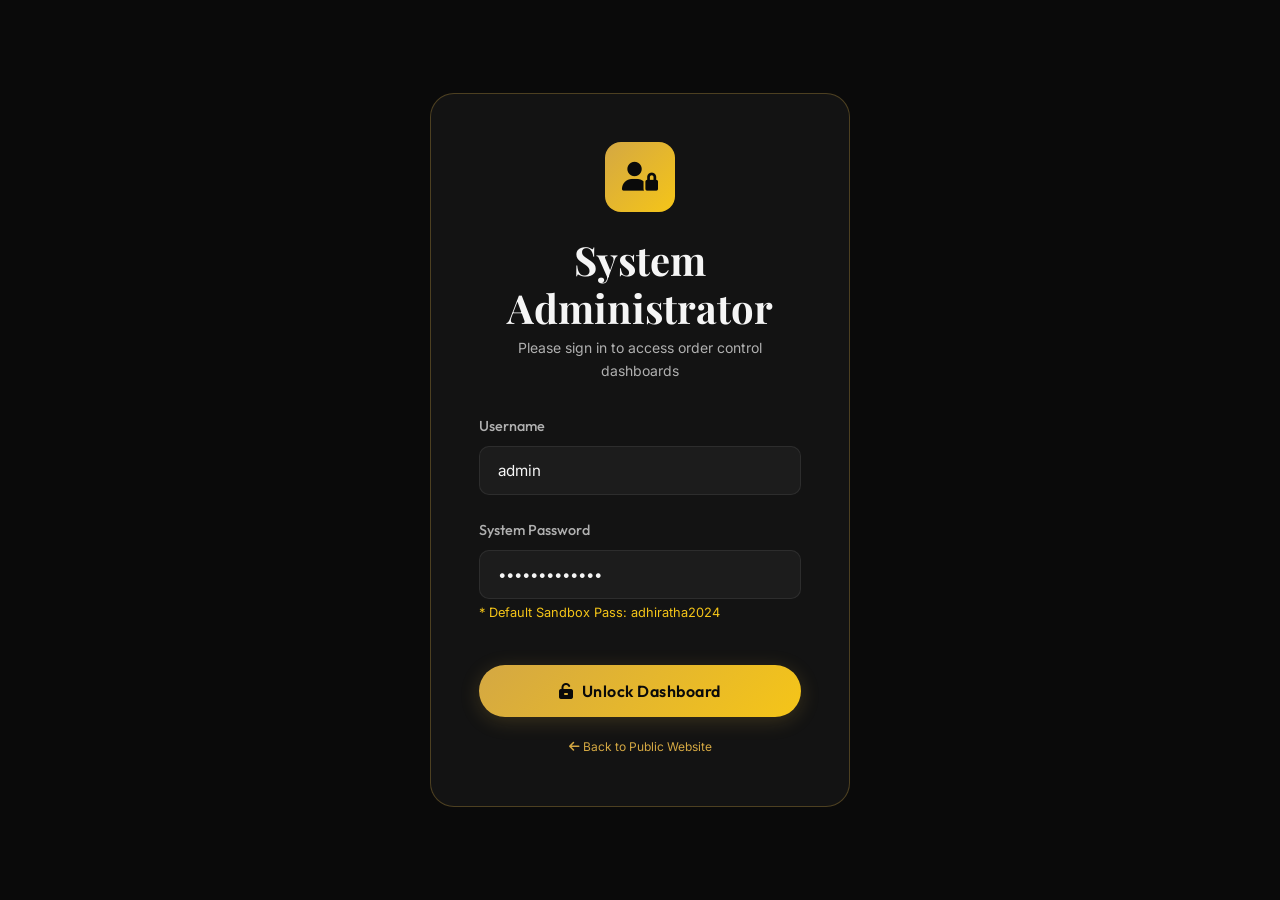
<file: admin/index.html>
<!DOCTYPE html>
<html lang="en">
<head>
  <meta charset="UTF-8">
  <meta name="viewport" content="width=device-width, initial-scale=1.0">
  <title>ADHIRATHA Family Restaurant, PAMUR | Admin Portal</title>
  <meta name="application-name" content="ADHIRATHA Family Restaurant, PAMUR">
  
  <!-- Icons -->
  <link rel="stylesheet" href="https://cdnjs.cloudflare.com/ajax/libs/font-awesome/6.4.0/css/all.min.css">

  <!-- Stylesheets -->
  <!-- CSS references use '../' since this is inside the admin/ directory -->
  <link rel="stylesheet" href="../css/style.css">
  <link rel="stylesheet" href="../css/admin.css">
  <link rel="stylesheet" href="../css/responsive.css">
</head>
<body class="admin-login-wrapper" id="admin-login-container">

  <div class="admin-login-card animate-scale">
    <div class="admin-login-icon">
      <i class="fa-solid fa-user-lock"></i>
    </div>
    
    <h2>System Administrator</h2>
    <p class="text-secondary text-sm">Please sign in to access order control dashboards</p>

    <form id="admin-login-form" style="text-align: left;">
      <div class="form-group">
        <label for="admin-username" class="form-label">Username</label>
        <input type="text" id="admin-username" class="form-input" placeholder="e.g. admin" value="admin" required>
      </div>

      <div class="form-group">
        <label for="admin-password" class="form-label">System Password</label>
        <input type="password" id="admin-password" class="form-input" placeholder="Password key" value="adhiratha2024" required>
        <span class="form-hint" style="color: var(--gold-light);">* Default Sandbox Pass: adhiratha2024</span>
      </div>

      <button type="submit" class="btn btn-gold btn-block btn-lg mt-2">
        <i class="fa-solid fa-unlock-keyhole"></i> Unlock Dashboard
      </button>
    </form>
    
    <a href="../index.html" class="text-xs text-muted" style="margin-top:20px; display:inline-block;">
      <i class="fa-solid fa-arrow-left"></i> Back to Public Website
    </a>
  </div>

  <!-- Scripts -->
  <script src="../js/data.js"></script>
  <script src="../js/app.js"></script>
  <script src="../js/admin.js"></script>
</body>
</html>
</file>
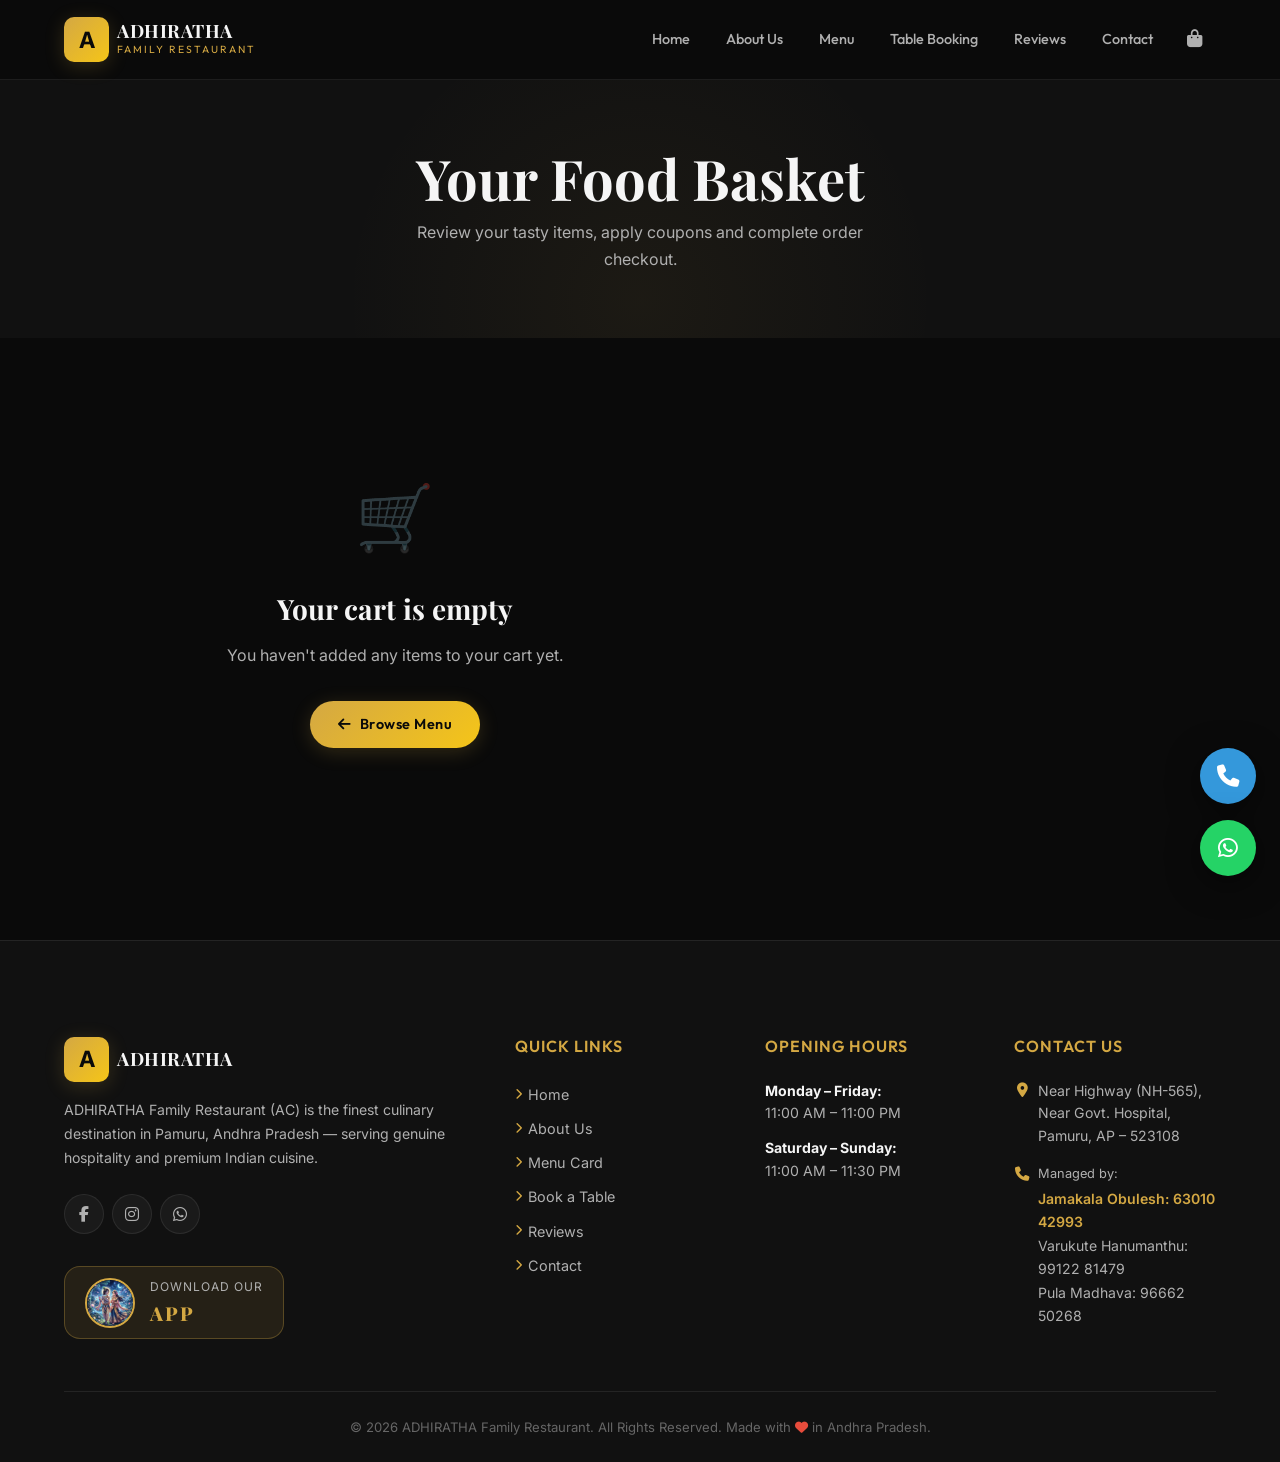
<file: cart.html>
<!DOCTYPE html>
<html lang="en">
<head>
  <meta charset="UTF-8">
  <meta name="viewport" content="width=device-width, initial-scale=1.0">
  <title>ADHIRATHA Family Restaurant, PAMUR | Shopping Cart</title>
  
  <!-- Site & Application Name for Search Engines (Google Site Name) -->
  <meta name="application-name" content="ADHIRATHA Family Restaurant, PAMUR">
  <meta name="apple-mobile-web-app-title" content="ADHIRATHA Family Restaurant, PAMUR">
  <meta name="author" content="ADHIRATHA Family Restaurant, PAMUR">
  <link rel="manifest" href="manifest.json">

  <!-- Open Graph -->
  <meta property="og:type" content="website">
  <meta property="og:title" content="ADHIRATHA Family Restaurant, PAMUR | Shopping Cart">
  <meta property="og:site_name" content="ADHIRATHA Family Restaurant, PAMUR">

  <!-- Favicon -->
  <link rel="shortcut icon" href="data:image/svg+xml,%3Csvg xmlns='http://www.w3.org/2000/svg' viewBox='0 0 100 100'%3E%3Ctext y='.9em' font-size='90'%3E🍽️%3C/text%3E%3C/svg%3E" type="image/x-icon">

  <!-- Icons -->
  <link rel="stylesheet" href="https://cdnjs.cloudflare.com/ajax/libs/font-awesome/6.4.0/css/all.min.css">

  <!-- Stylesheets -->
  <link rel="stylesheet" href="css/style.css?v=4">
  <link rel="stylesheet" href="css/responsive.css?v=4">
</head>
<body class="menu-page" id="cart-page-container">

  <!-- Header / Navigation -->
  <header class="navbar">
    <div class="container">
      <a href="index.html" class="nav-brand">
        <div class="nav-brand-icon">A</div>
        <div class="nav-brand-text">
          <span class="nav-brand-name">ADHIRATHA</span>
          <span class="nav-brand-tag">Family Restaurant</span>
        </div>
      </a>

      <nav class="nav-links">
        <a href="index.html" class="nav-link">Home</a>
        <a href="about.html" class="nav-link">About Us</a>
        <a href="menu.html" class="nav-link">Menu</a>
        <a href="reservation.html" class="nav-link">Table Booking</a>
        <a href="reviews.html" class="nav-link">Reviews</a>
        <a href="contact.html" class="nav-link">Contact</a>
        
        <a href="cart.html" class="nav-cart active">
          <i class="fa-solid fa-bag-shopping"></i>
          <span class="cart-badge">0</span>
        </a>
      </nav>

      <div class="nav-toggle">
        <span></span>
        <span></span>
        <span></span>
      </div>
    </div>
  </header>

  <div class="nav-overlay"></div>

  <!-- Page Header -->
  <section class="page-header">
    <div class="container">
      <h1>Your Food Basket</h1>
      <p class="text-secondary">Review your tasty items, apply coupons and complete order checkout.</p>
    </div>
  </section>

  <!-- Cart Content Area -->
  <section class="section" style="padding-top: var(--space-xl);">
    <div class="container">
      
      <!-- Checkout grid wrapper -->
      <div class="checkout-grid">
        
        <!-- Cart Items List Column -->
        <div class="flex" style="flex-direction:column; gap:15px;" id="cart-items-wrapper">
          <!-- Dynamically generated by cart.js -->
          <div class="text-center py-4">
            <div class="spinner" style="margin: 0 auto;"></div>
            <p class="mt-2 text-muted">Retrieving cart items...</p>
          </div>
        </div>

        <!-- Cart Summary Column -->
        <div id="cart-summary-wrapper" style="display:none;">
          <div class="cart-summary">
            <h3 class="cart-summary-title">Bill Details</h3>
            
            <div class="cart-summary-row">
              <span>Items Subtotal:</span>
              <span id="cart-subtotal">₹0</span>
            </div>

            <div class="cart-summary-row">
              <span>GST (5%):</span>
              <span id="cart-gst">₹0</span>
            </div>

            <div class="cart-summary-row">
              <span>Delivery Charge:</span>
              <span id="cart-delivery">₹0</span>
            </div>

            <!-- Discount Row -->
            <div class="cart-summary-row discount hidden" id="cart-discount-row">
              <span>Promo Code Discount:</span>
              <span id="cart-discount">-₹0</span>
            </div>

            <!-- Coupons Section -->
            <form id="cart-coupon-form" class="coupon-wrapper">
              <input type="text" id="cart-coupon-input" placeholder="ENTER COUPON CODE" style="text-align: center;">
              <button type="submit" class="btn btn-dark btn-sm">Apply</button>
            </form>

            <div class="cart-summary-row total">
              <span>Grand Total:</span>
              <span id="cart-total">₹0</span>
            </div>

            <button id="cart-checkout-btn" class="btn btn-gold btn-block btn-lg mt-3">
              Proceed to Checkout <i class="fa-solid fa-arrow-right-long" style="margin-left: 5px;"></i>
            </button>
          </div>
        </div>

      </div>

    </div>
  </section>

  <!-- ============================================================
       FOOTER
  ============================================================ -->
  <footer class="footer" id="main-footer">
    <div class="container">
      <div class="footer-grid">
        <div class="footer-about">
          <a href="index.html" class="footer-brand" style="display:flex; align-items:center; gap:var(--space-sm); text-decoration:none; margin-bottom:var(--space-md);">
            <div class="nav-brand-icon">A</div>
            <span class="nav-brand-name">ADHIRATHA</span>
          </a>
          <p style="font-size:0.88rem; margin-bottom:var(--space-lg);">ADHIRATHA Family Restaurant (AC) is the finest culinary destination in Pamuru, Andhra Pradesh — serving genuine hospitality and premium Indian cuisine.</p>
          <div class="footer-social">
            <a href="#" aria-label="Facebook"><i class="fa-brands fa-facebook-f"></i></a>
            <a href="#" aria-label="Instagram"><i class="fa-brands fa-instagram"></i></a>
            <a href="https://wa.me/916301042993" target="_blank" rel="noopener" aria-label="WhatsApp"><i class="fa-brands fa-whatsapp"></i></a>
          </div>

          <!-- App Badge Request -->
          <div style="margin-top:var(--space-xl); display:inline-flex; align-items:center; gap:15px; background:rgba(212,168,67,0.1); border:1px solid var(--border-gold); padding:10px 20px; border-radius:var(--radius-lg);">
            <img src="images/krishan_radhe.png" alt="Krishna Radha" style="width:50px; height:50px; object-fit:cover; border-radius:50%; border:2px solid var(--gold);">
            <div>
              <div style="font-size:0.75rem; color:var(--text-secondary); text-transform:uppercase; letter-spacing:1px; margin-bottom:2px;">Download Our</div>
              <div style="font-family:var(--font-heading); font-size:1.2rem; font-weight:800; color:var(--gold); letter-spacing:2px;">APP</div>
            </div>
          </div>
        </div>

        <div class="footer-col">
          <h4 class="footer-heading">Quick Links</h4>
          <ul class="footer-links">
            <li><a href="index.html"><i class="fa-solid fa-chevron-right"></i> Home</a></li>
            <li><a href="about.html"><i class="fa-solid fa-chevron-right"></i> About Us</a></li>
            <li><a href="menu.html"><i class="fa-solid fa-chevron-right"></i> Menu Card</a></li>
            <li><a href="reservation.html"><i class="fa-solid fa-chevron-right"></i> Book a Table</a></li>
            <li><a href="reviews.html"><i class="fa-solid fa-chevron-right"></i> Reviews</a></li>
            <li><a href="contact.html"><i class="fa-solid fa-chevron-right"></i> Contact</a></li>
          </ul>
        </div>

        <div class="footer-col">
          <h4 class="footer-heading">Opening Hours</h4>
          <ul class="footer-links" style="color:var(--text-secondary); font-size:0.88rem;">
            <li style="margin-bottom:12px;"><strong style="color:var(--text-primary);">Monday – Friday:</strong><br>11:00 AM – 11:00 PM</li>
            <li><strong style="color:var(--text-primary);">Saturday – Sunday:</strong><br>11:00 AM – 11:30 PM</li>
          </ul>
        </div>

        <div class="footer-col">
          <h4 class="footer-heading">Contact Us</h4>
          <div class="footer-contact-item" style="display:flex; gap:var(--space-sm); margin-bottom:var(--space-md); align-items:flex-start;">
            <i class="fa-solid fa-location-dot" style="color:var(--gold); margin-top:3px; flex-shrink:0;"></i>
            <span style="font-size:0.88rem; color:var(--text-secondary);">Near Highway (NH-565), Near Govt. Hospital, Pamuru, AP – 523108</span>
          </div>
          <div class="footer-contact-item" style="display:flex; gap:var(--space-sm); align-items:flex-start;">
            <i class="fa-solid fa-phone" style="color:var(--gold); margin-top:3px; flex-shrink:0;"></i>
            <div style="font-size:0.88rem;">
              <div style="color:var(--text-secondary); margin-bottom:4px; font-size: 0.8rem;">Managed by:</div>
              <a href="tel:6301042993" style="color:var(--gold); display:block; font-weight:600; margin-bottom:2px;">Jamakala Obulesh: 63010 42993</a>
              <a href="tel:9912281479" style="color:var(--text-secondary); display:block; margin-bottom:2px;">Varukute Hanumanthu: 99122 81479</a>
              <a href="tel:9666250268" style="color:var(--text-secondary); display:block;">Pula Madhava: 96662 50268</a>
            </div>
          </div>
        </div>
      </div>

      <div class="footer-bottom">
        <p>&copy; 2026 ADHIRATHA Family Restaurant. All Rights Reserved. Made with <i class="fa-solid fa-heart" style="color:#e74c3c;"></i> in Andhra Pradesh.</p>
      </div>
    </div>
  </footer>

  <!-- Floating Actions -->
  <div class="floating-btns">
    <a href="tel:6301042993" class="float-btn float-btn-call"><i class="fa-solid fa-phone"></i></a>
    <a href="https://wa.me/916301042993" target="_blank" class="float-btn float-btn-whatsapp"><i class="fa-brands fa-whatsapp"></i></a>
  </div>

  <!-- Scripts -->
  <script src="js/data.js?v=4"></script>
  <script src="js/app.js?v=4"></script>
  <script src="js/cart.js?v=4"></script>
</body>
</html>
</file>
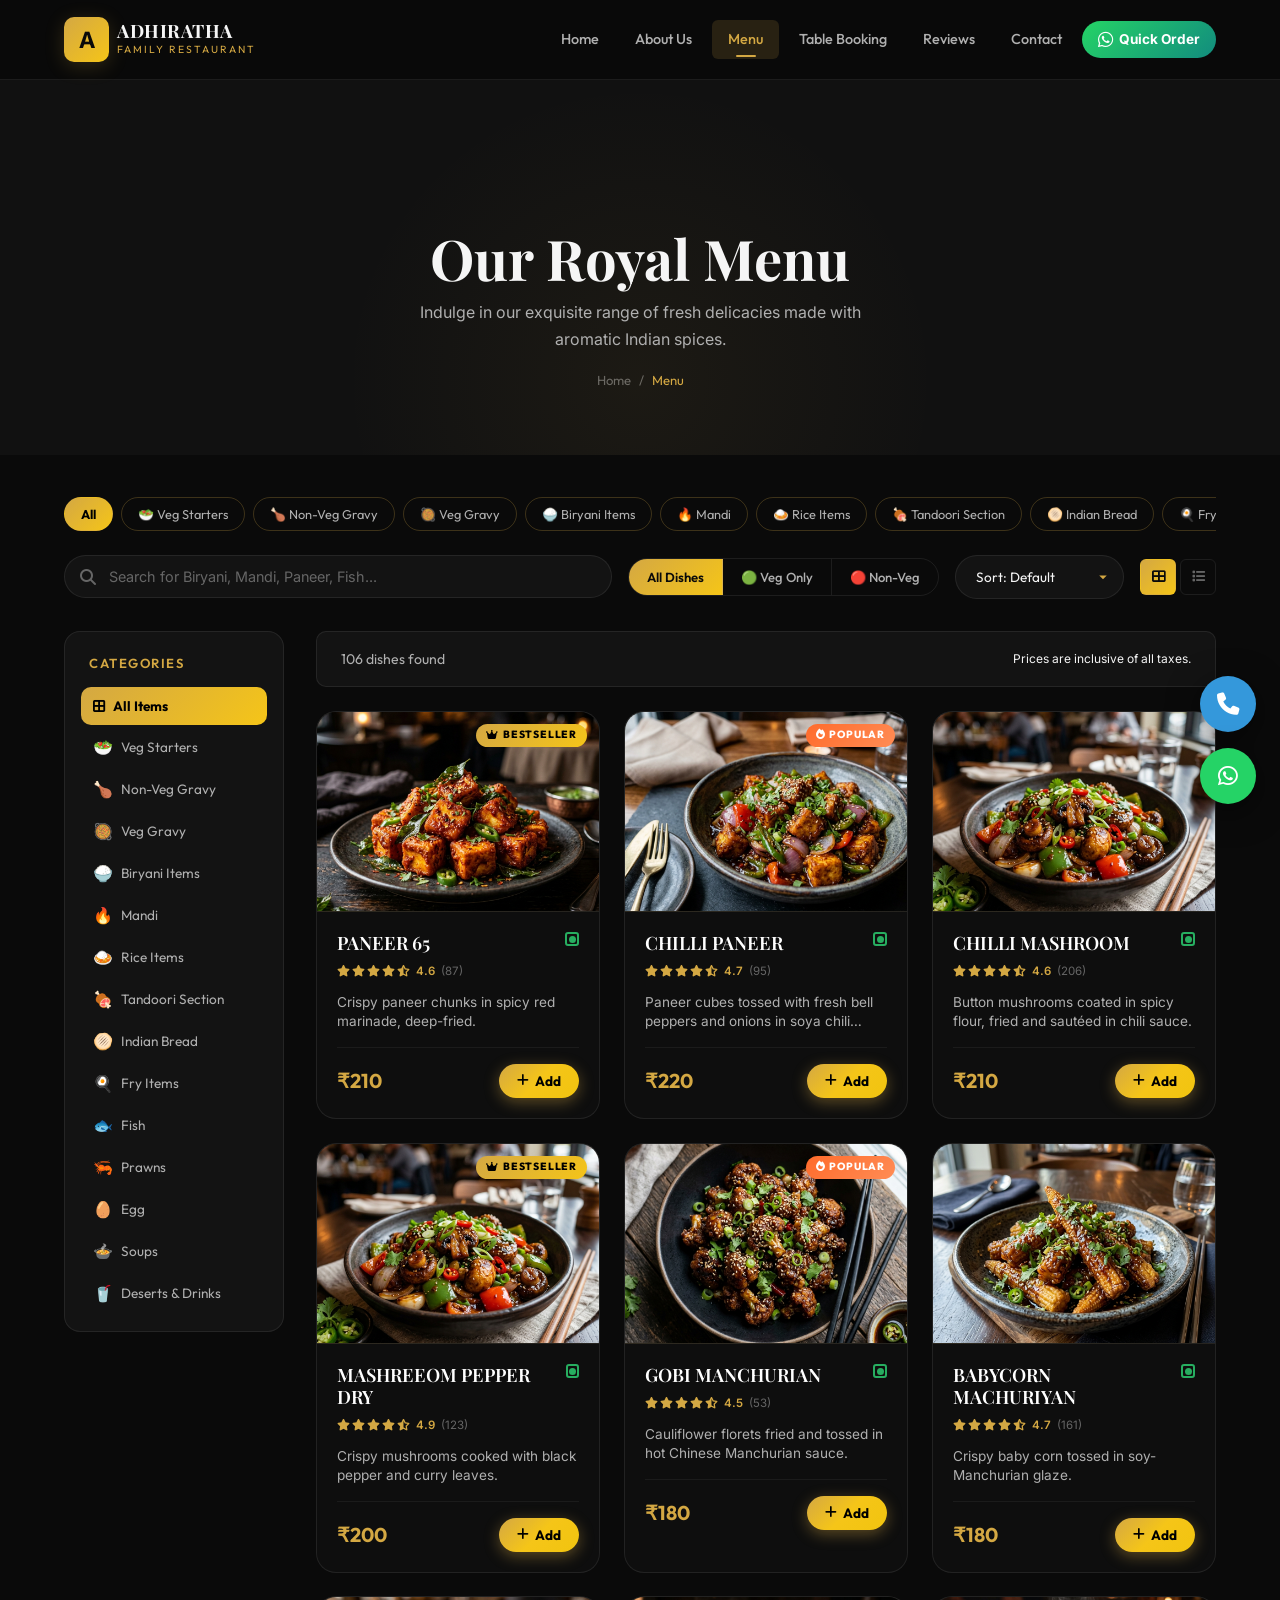
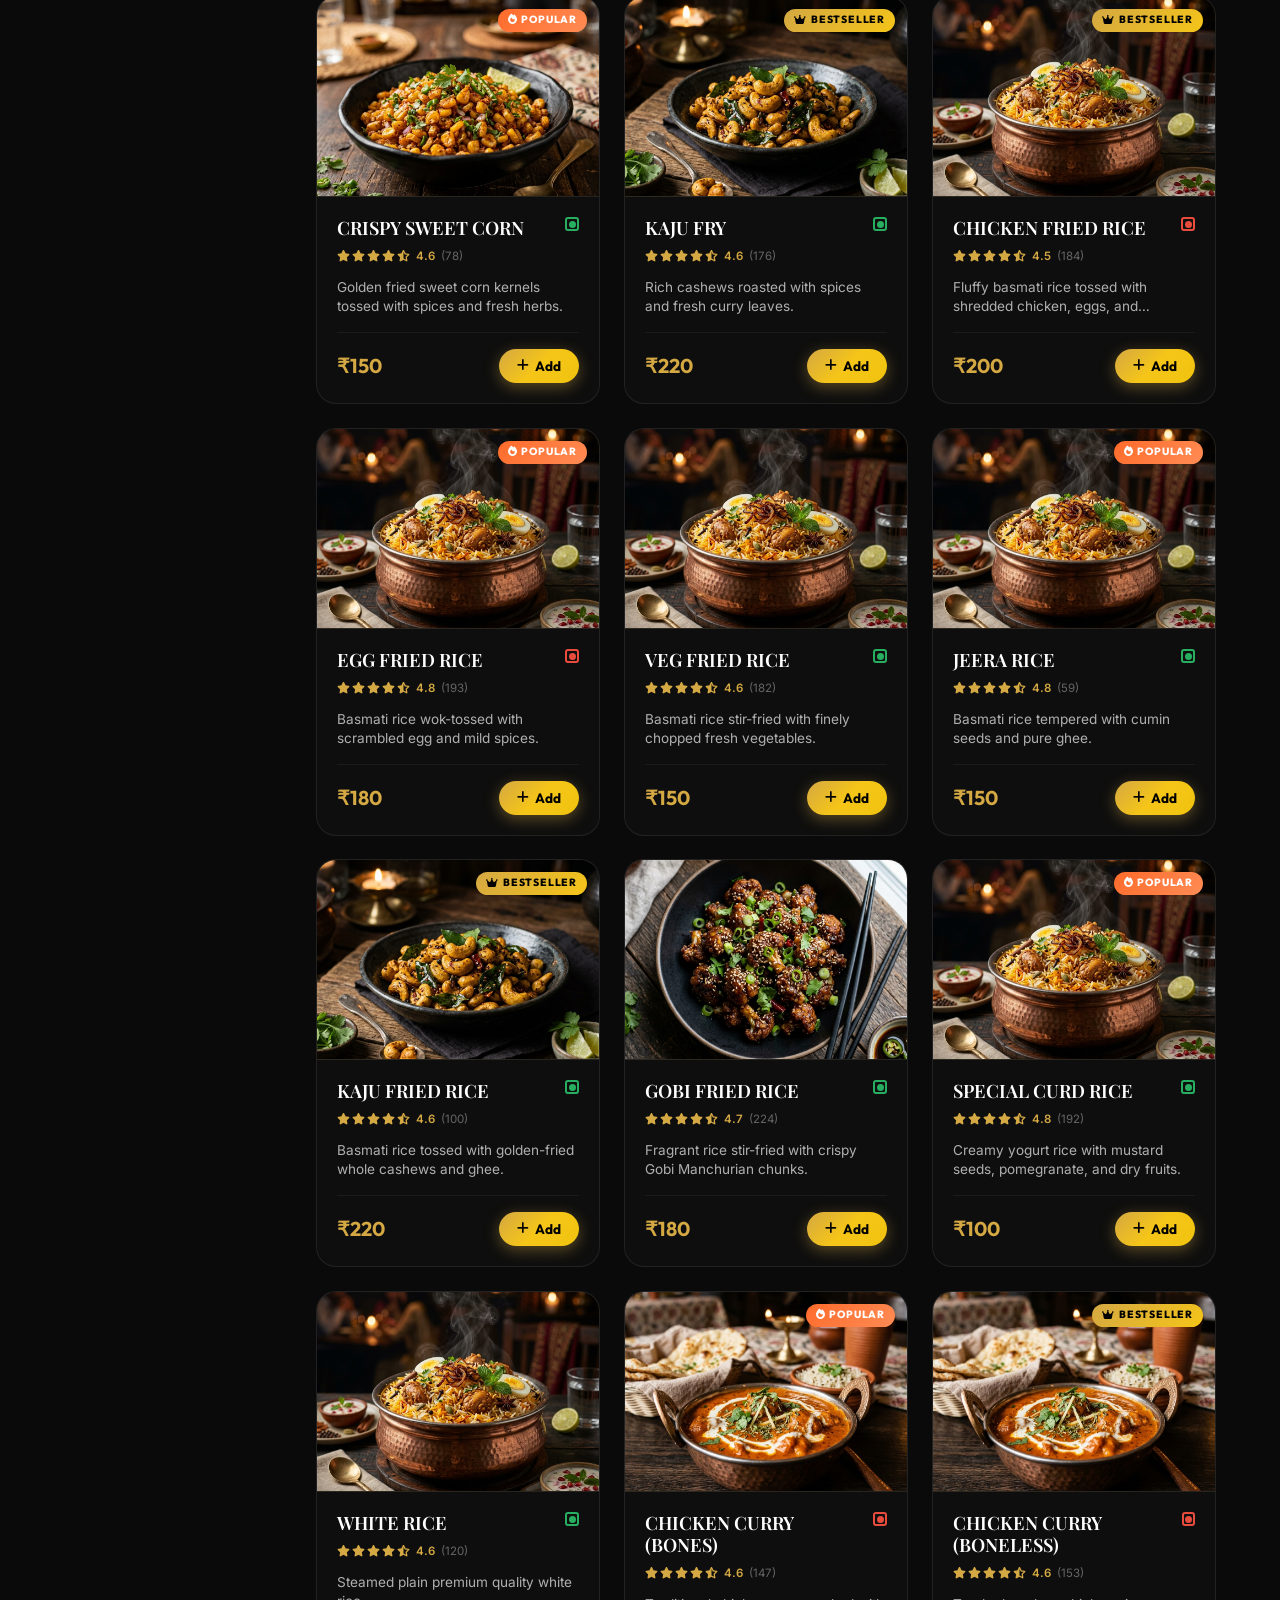
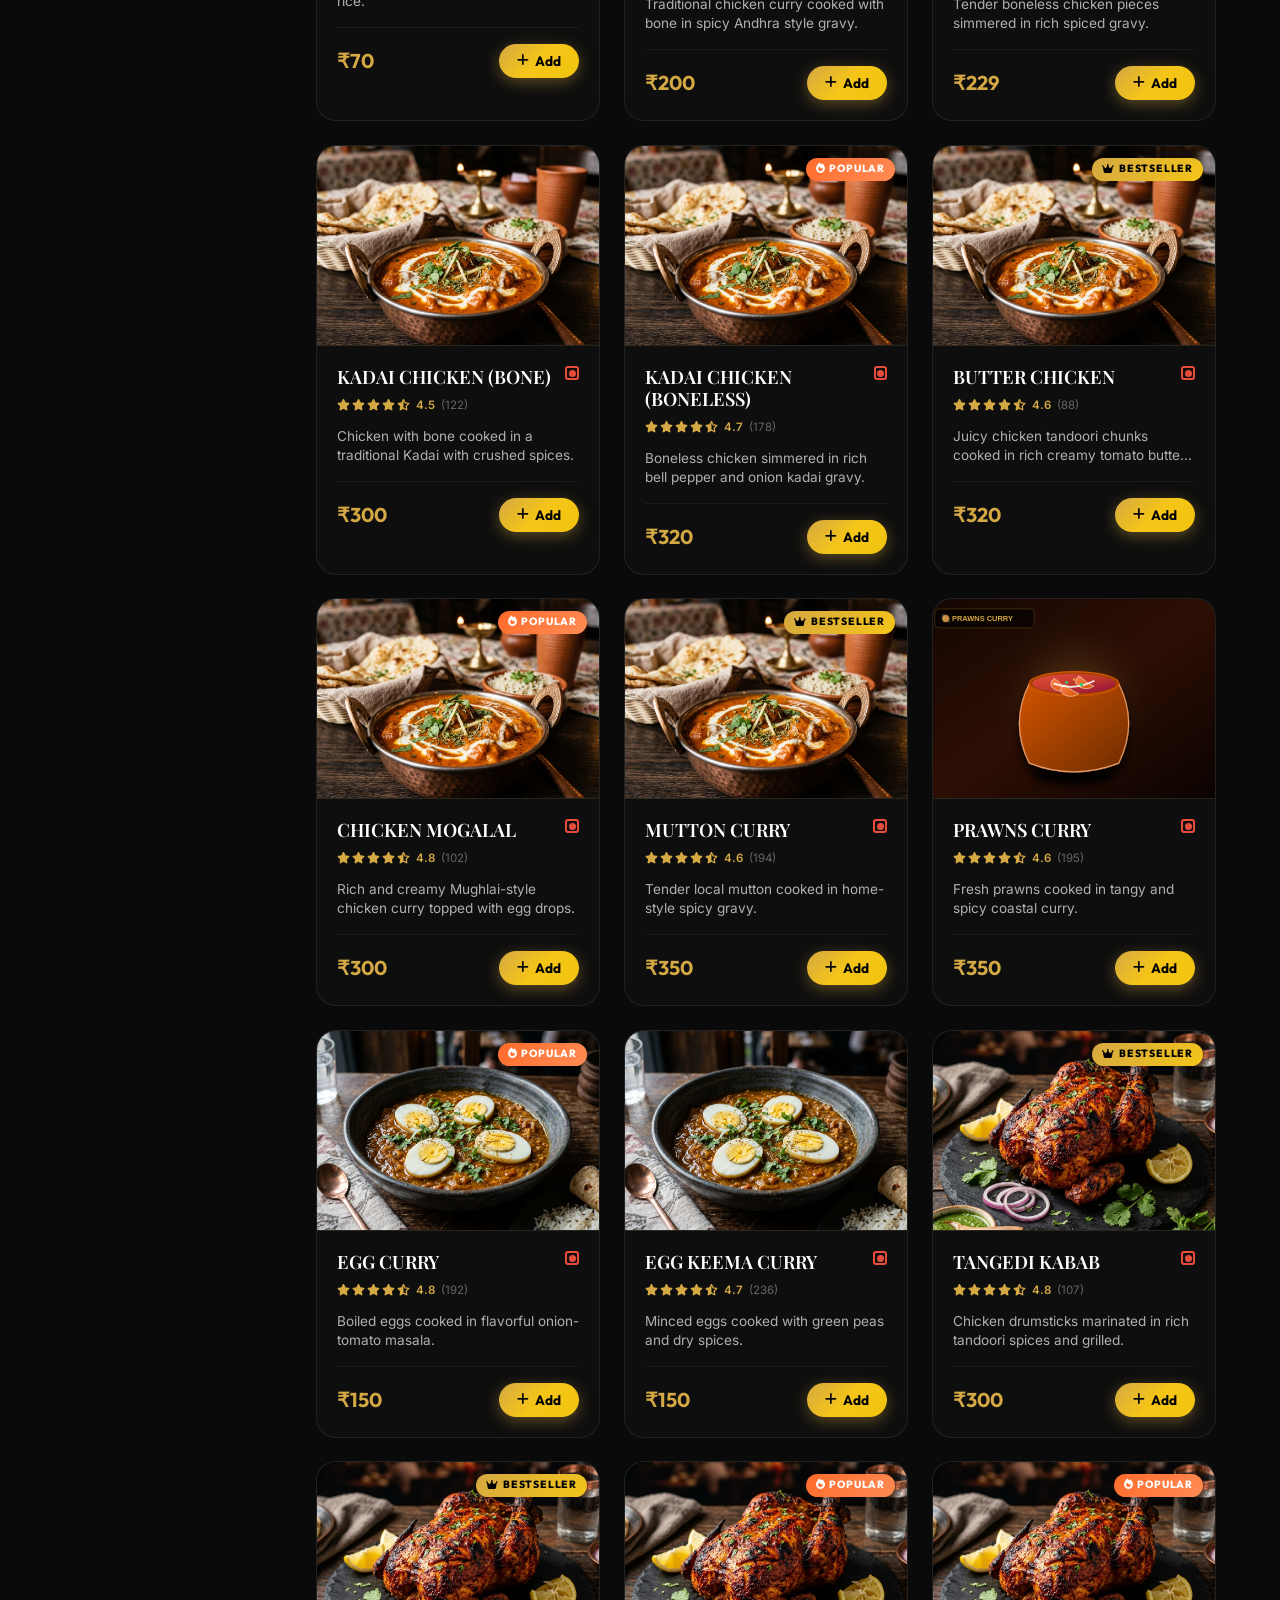
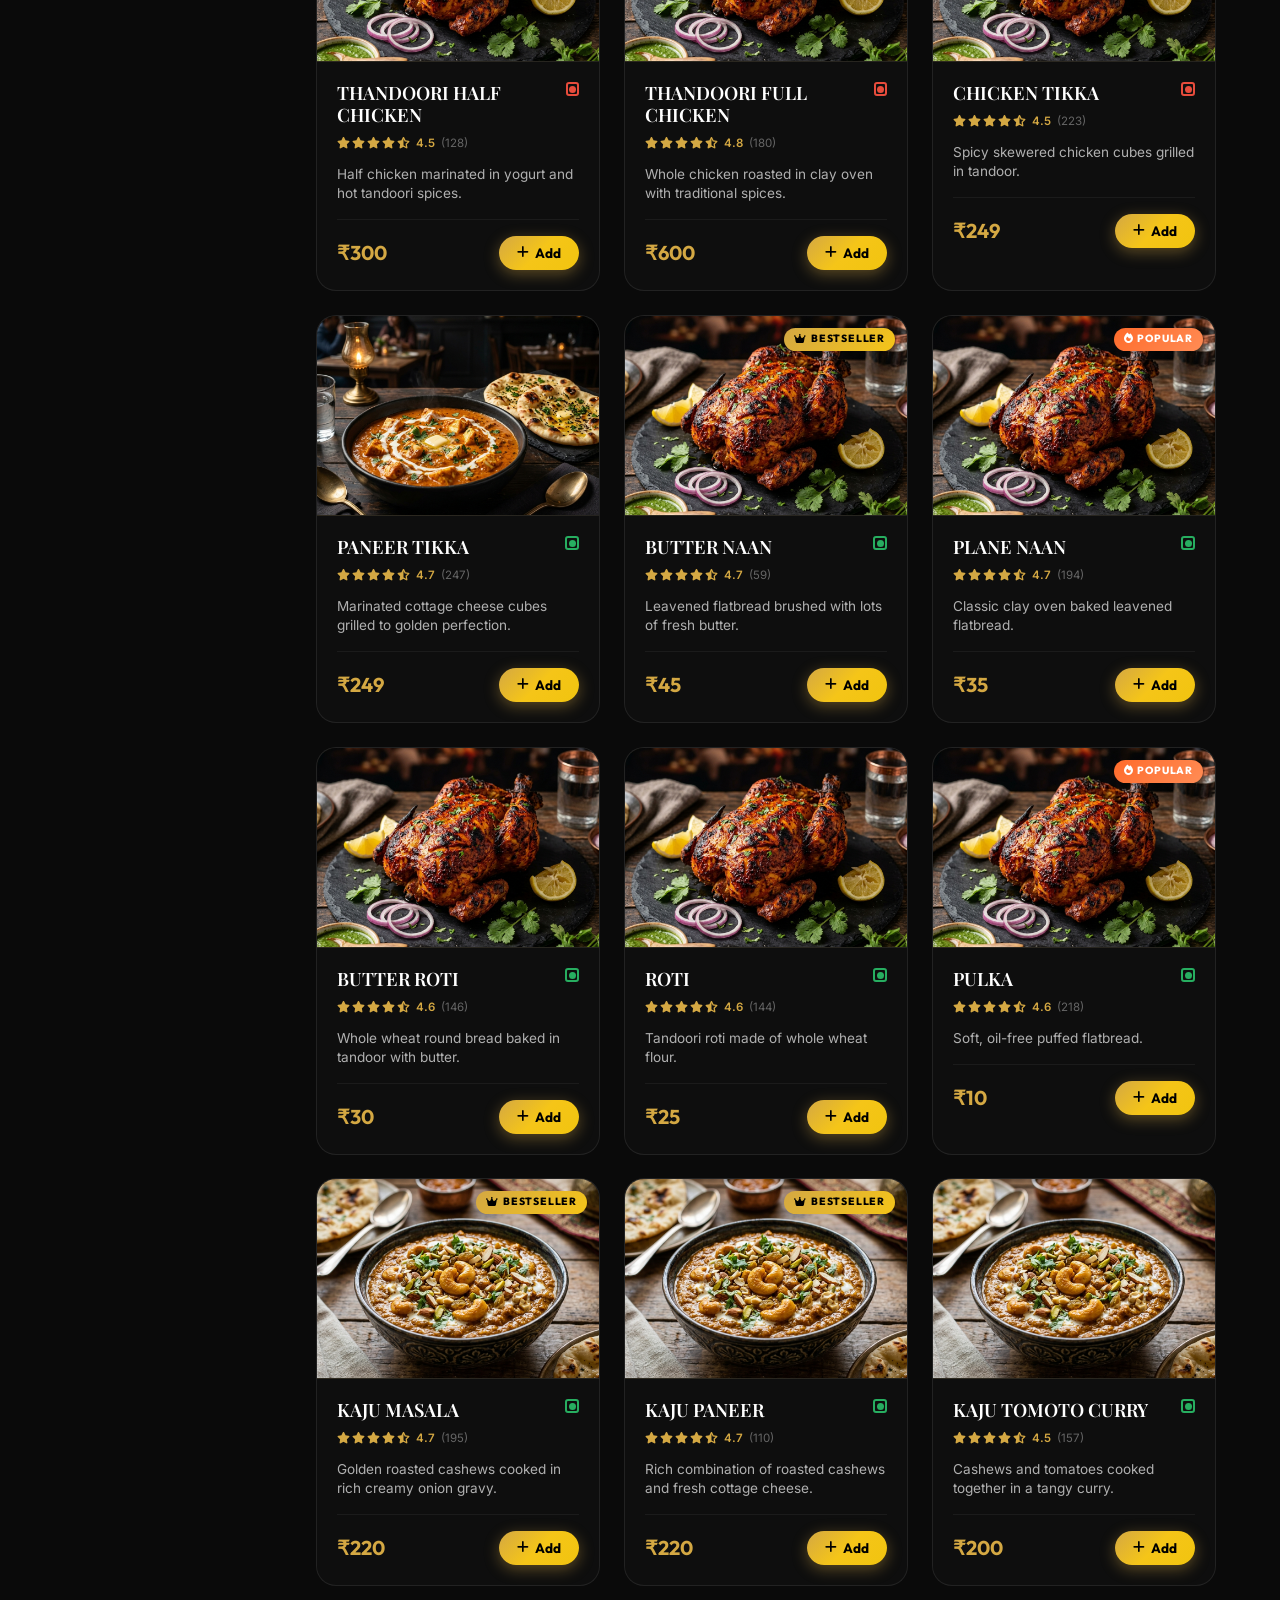
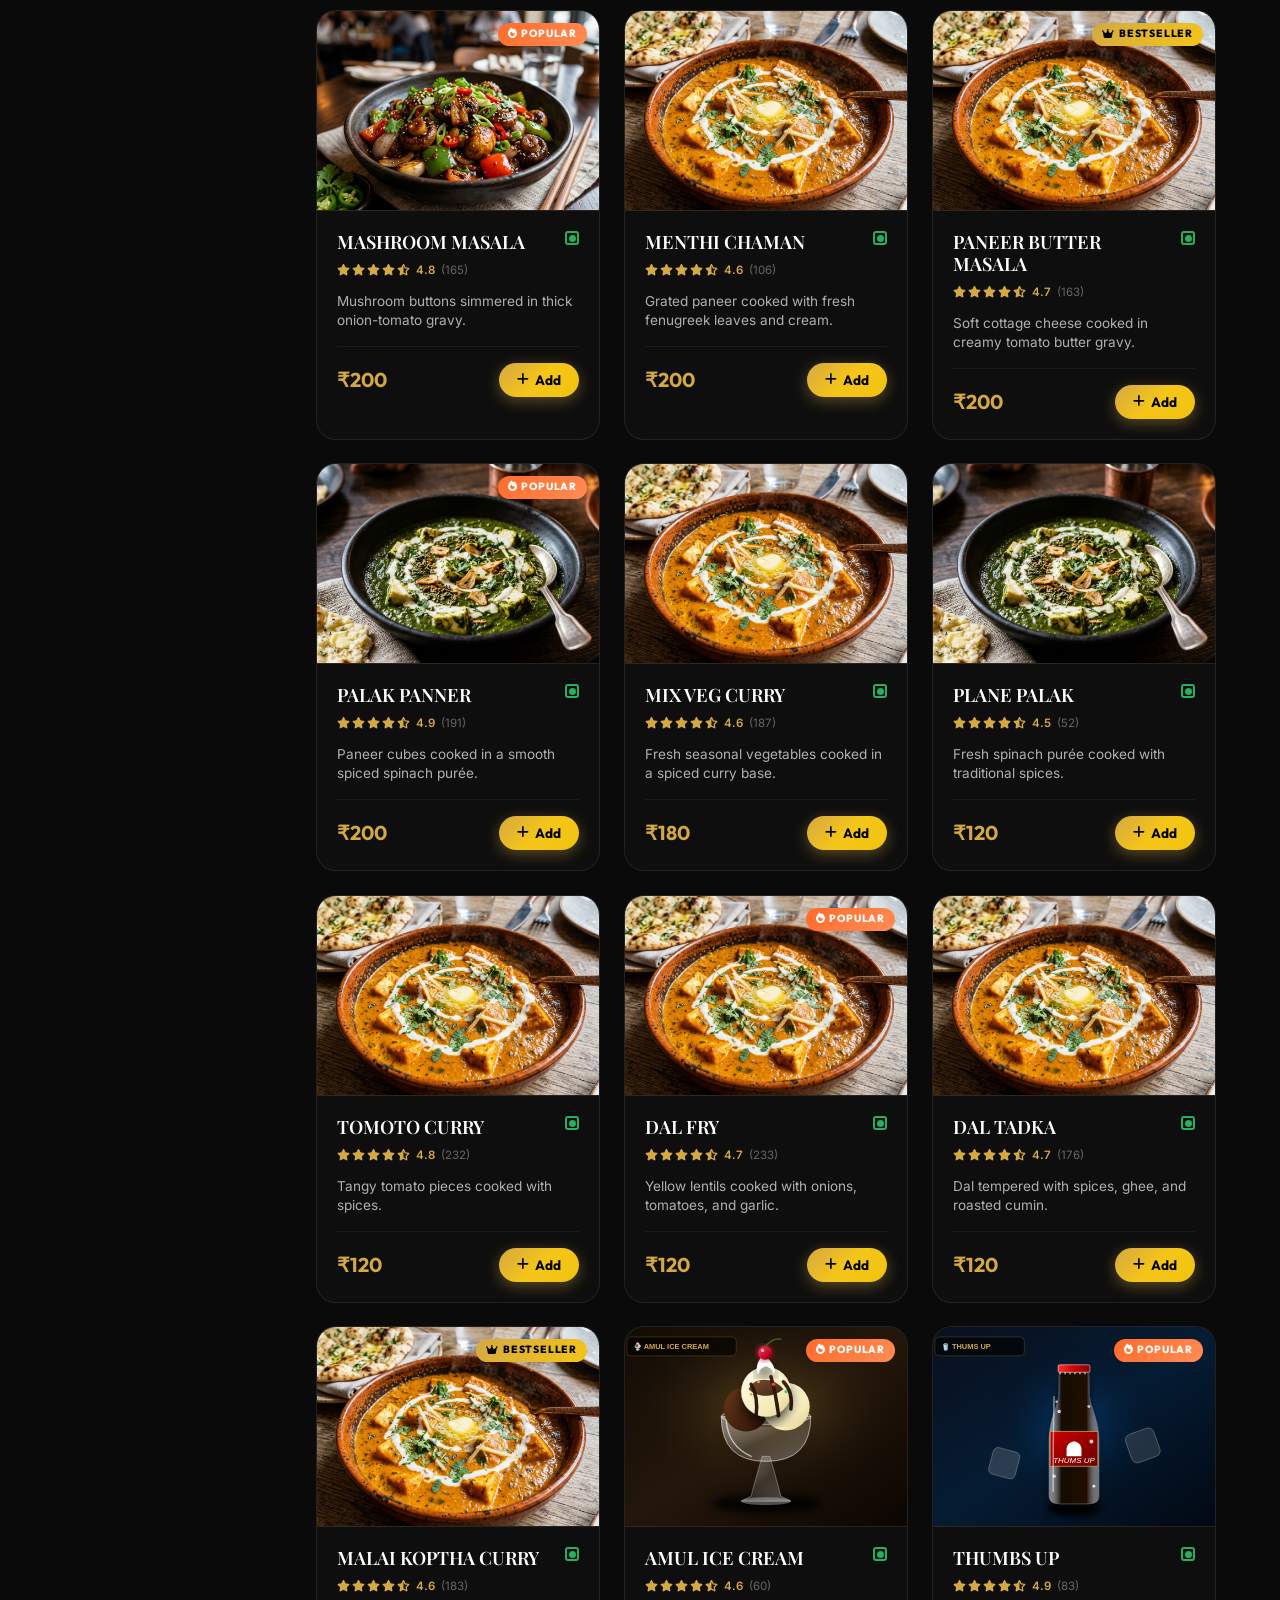
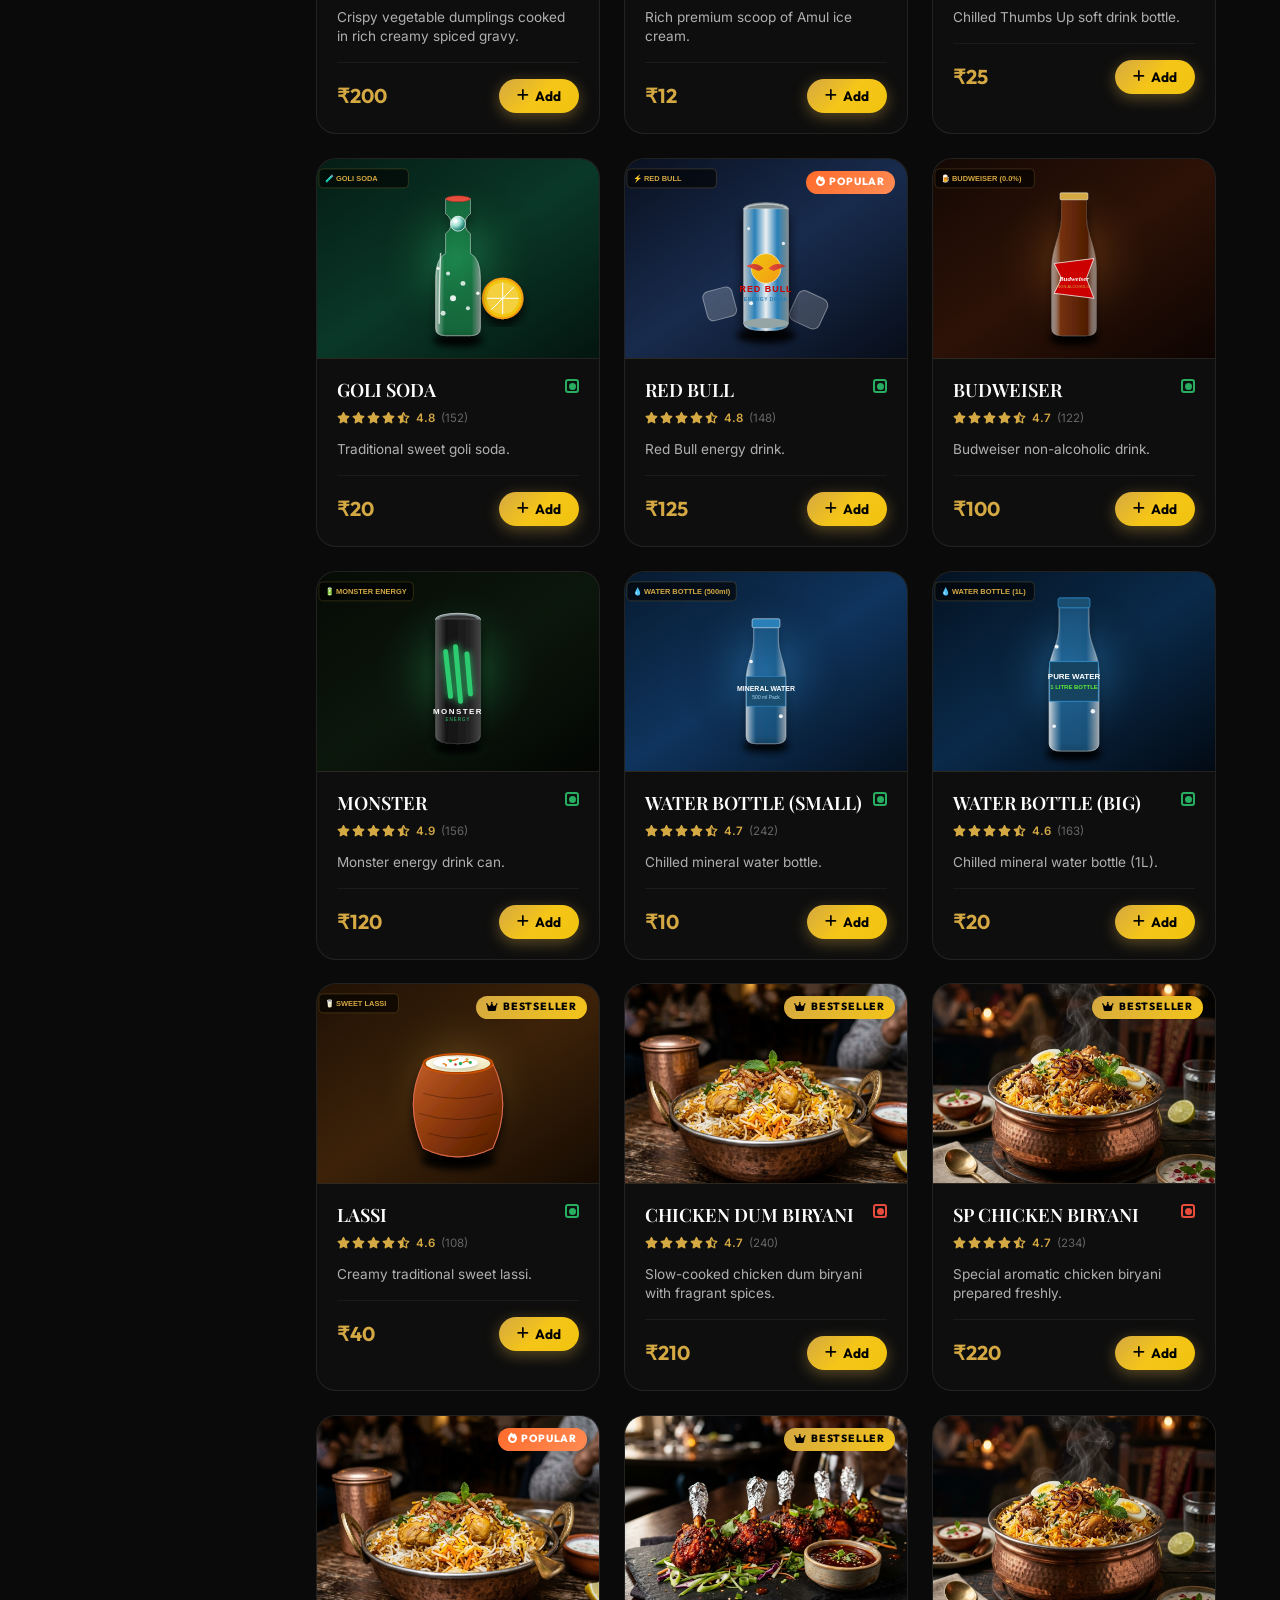
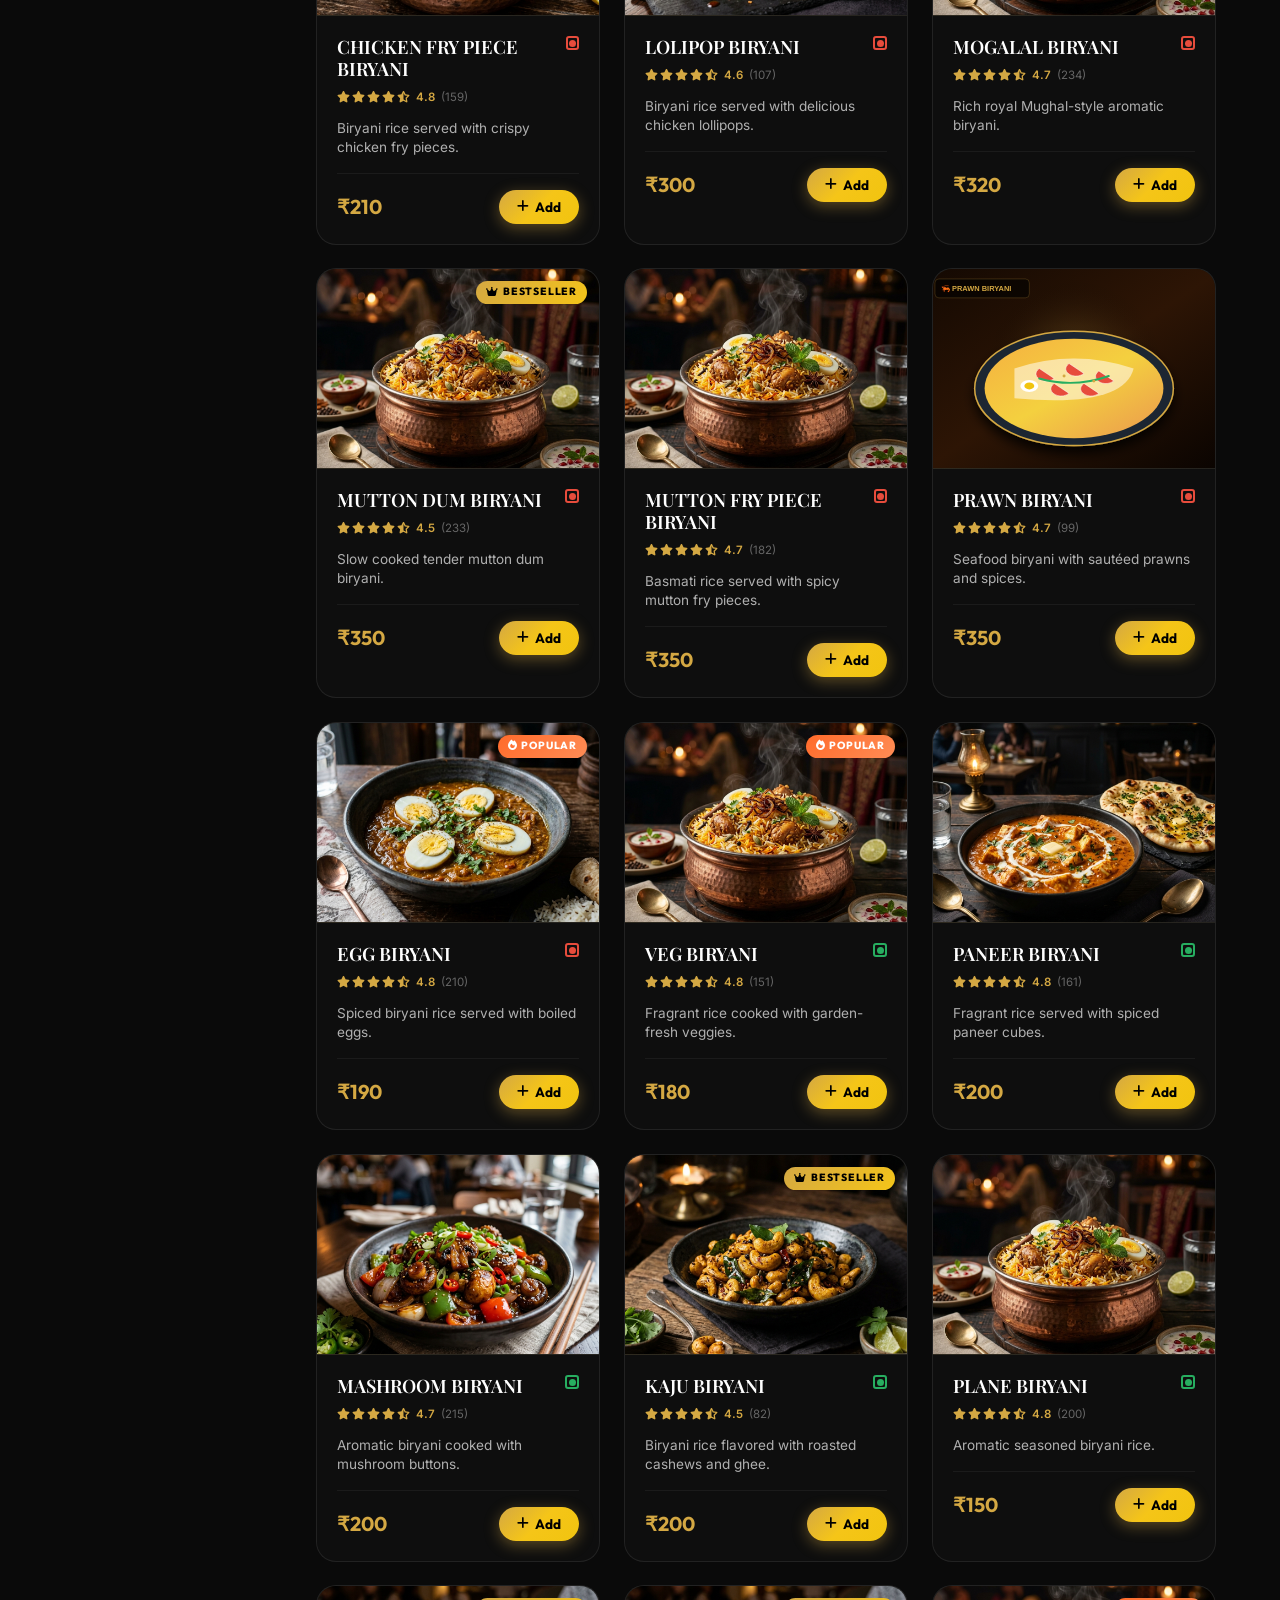
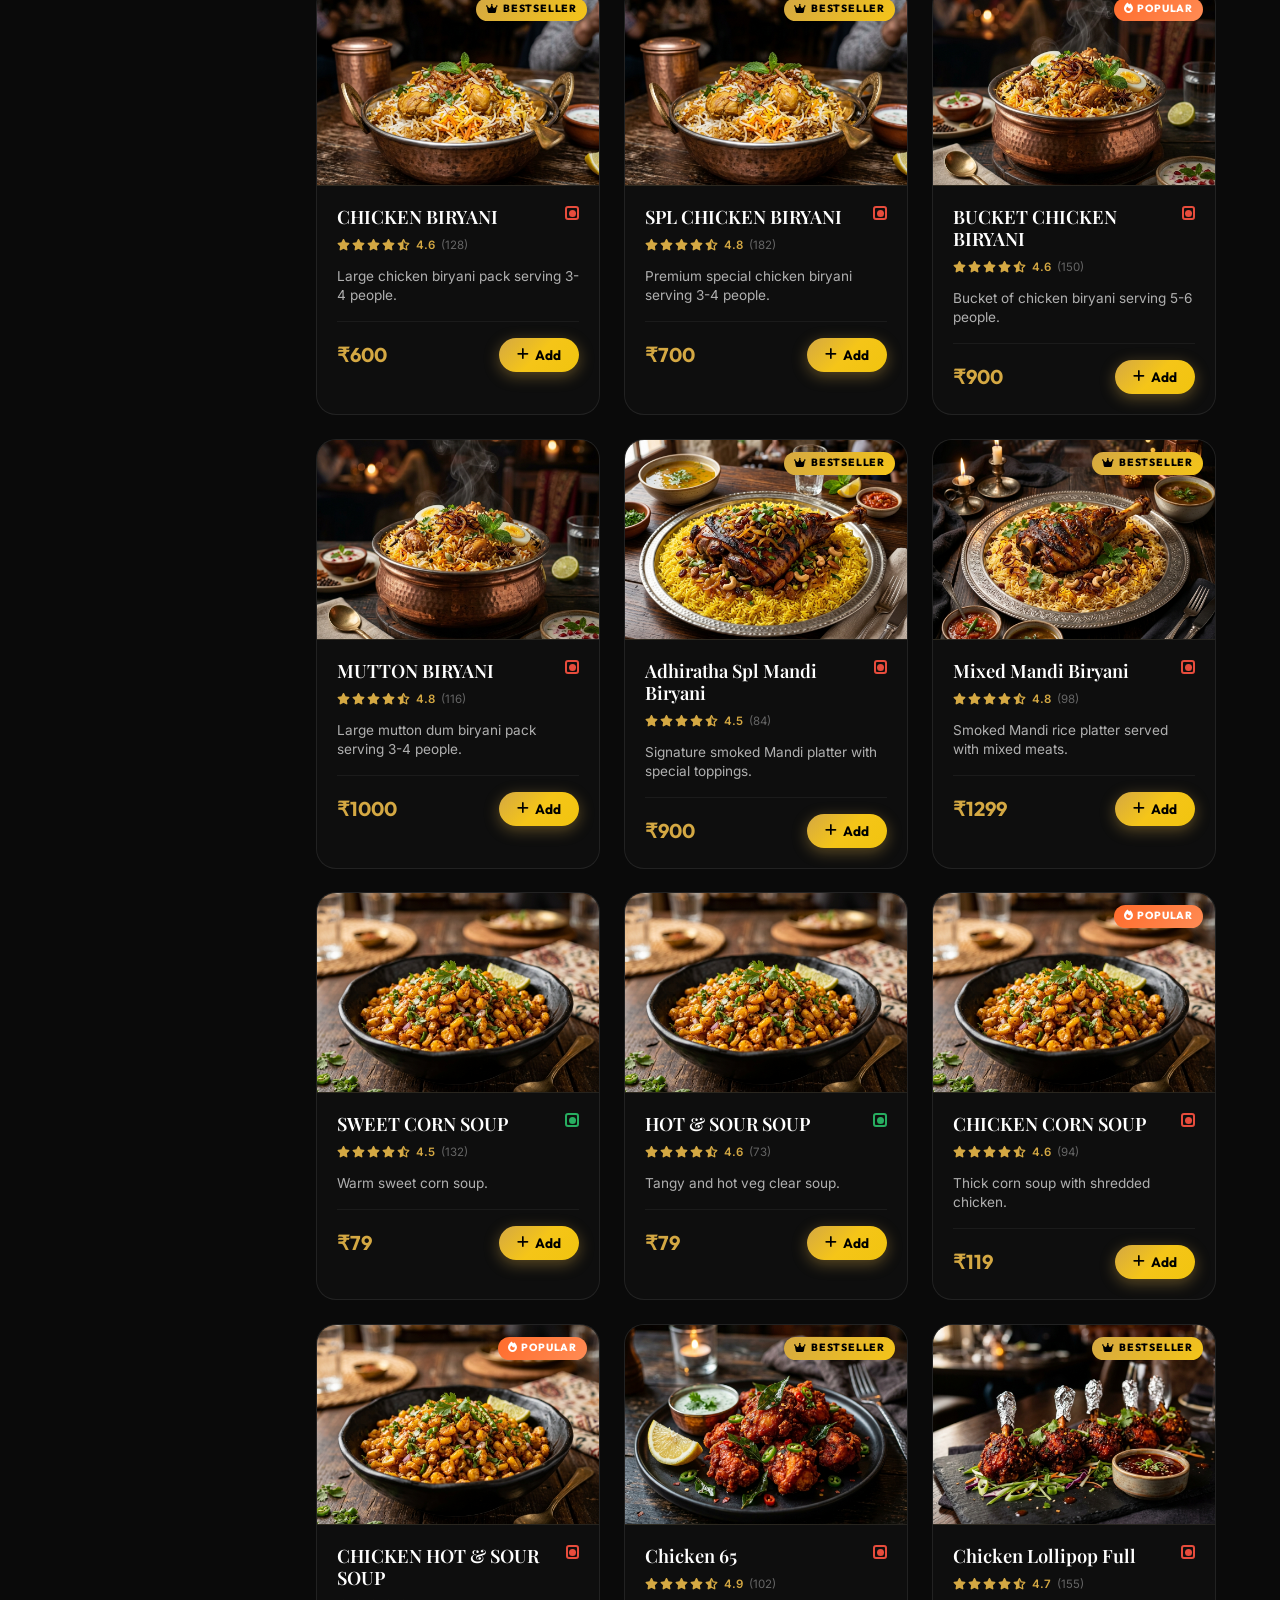
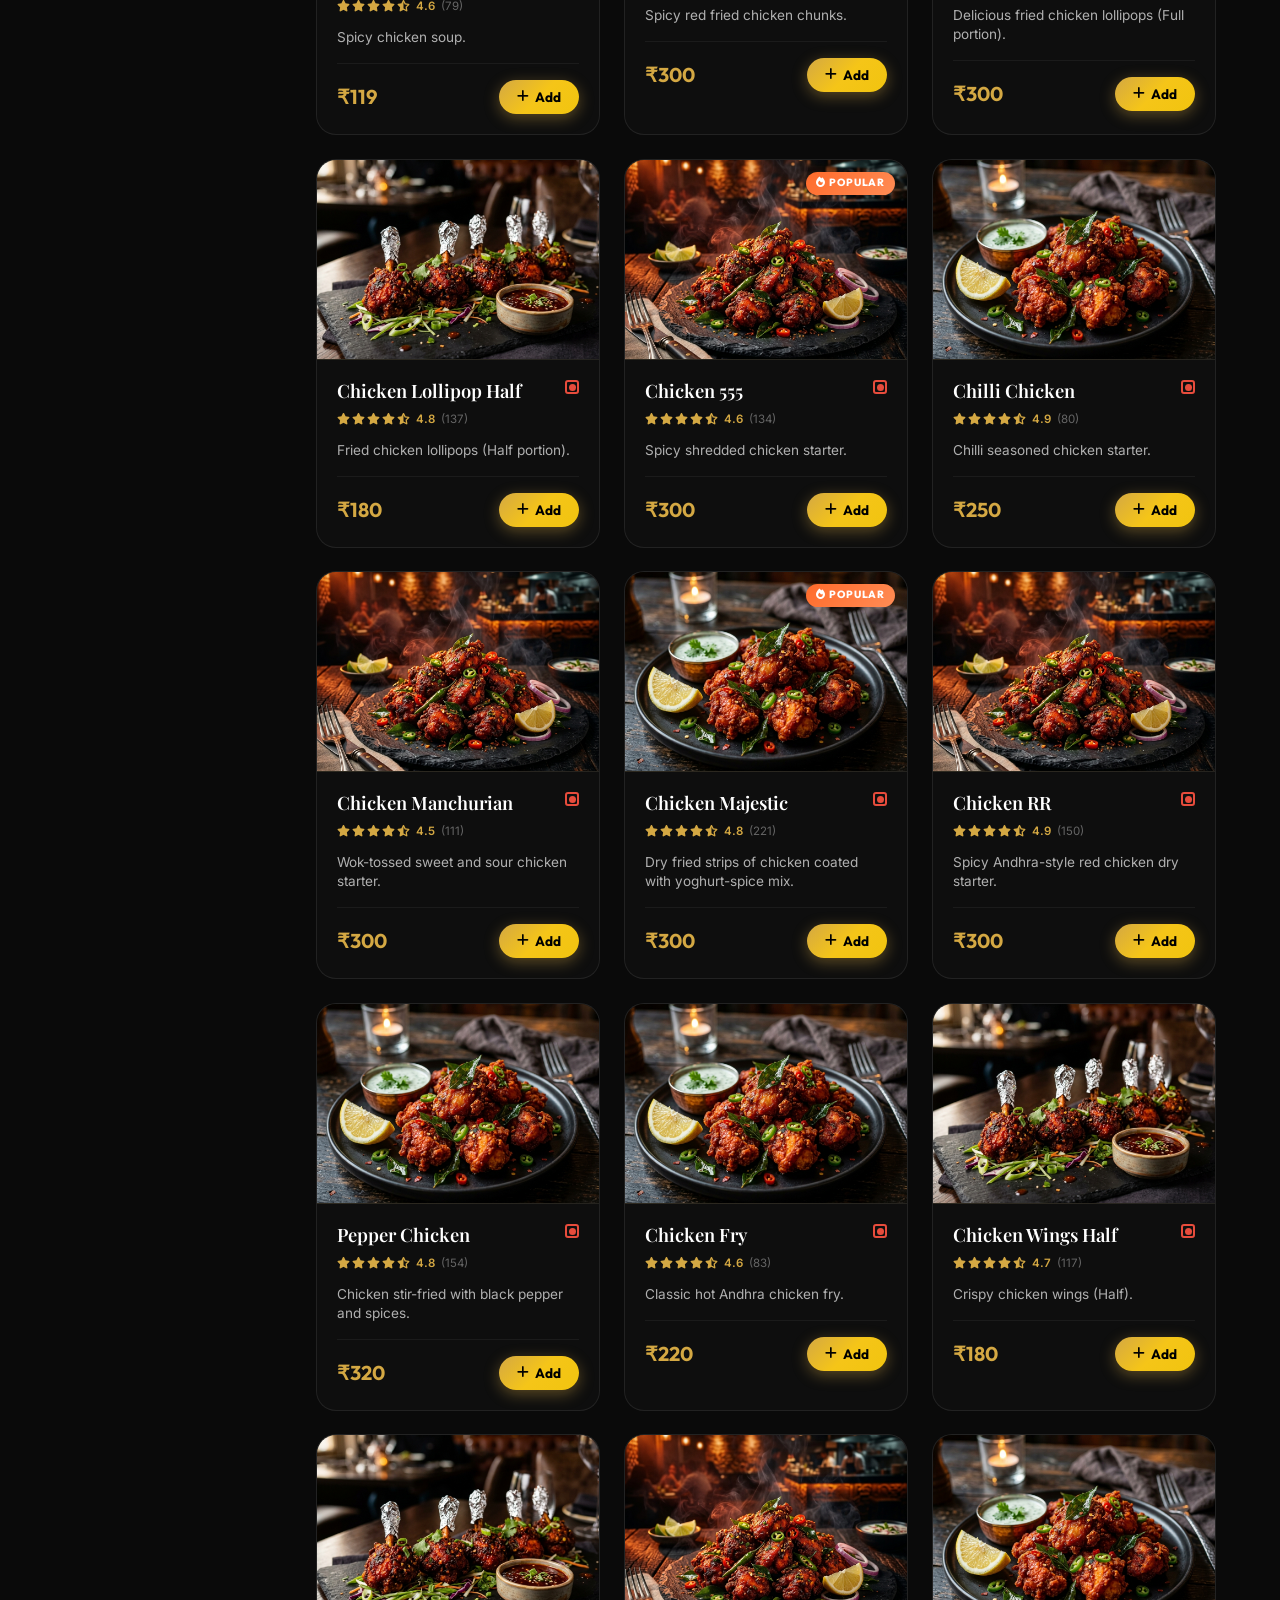
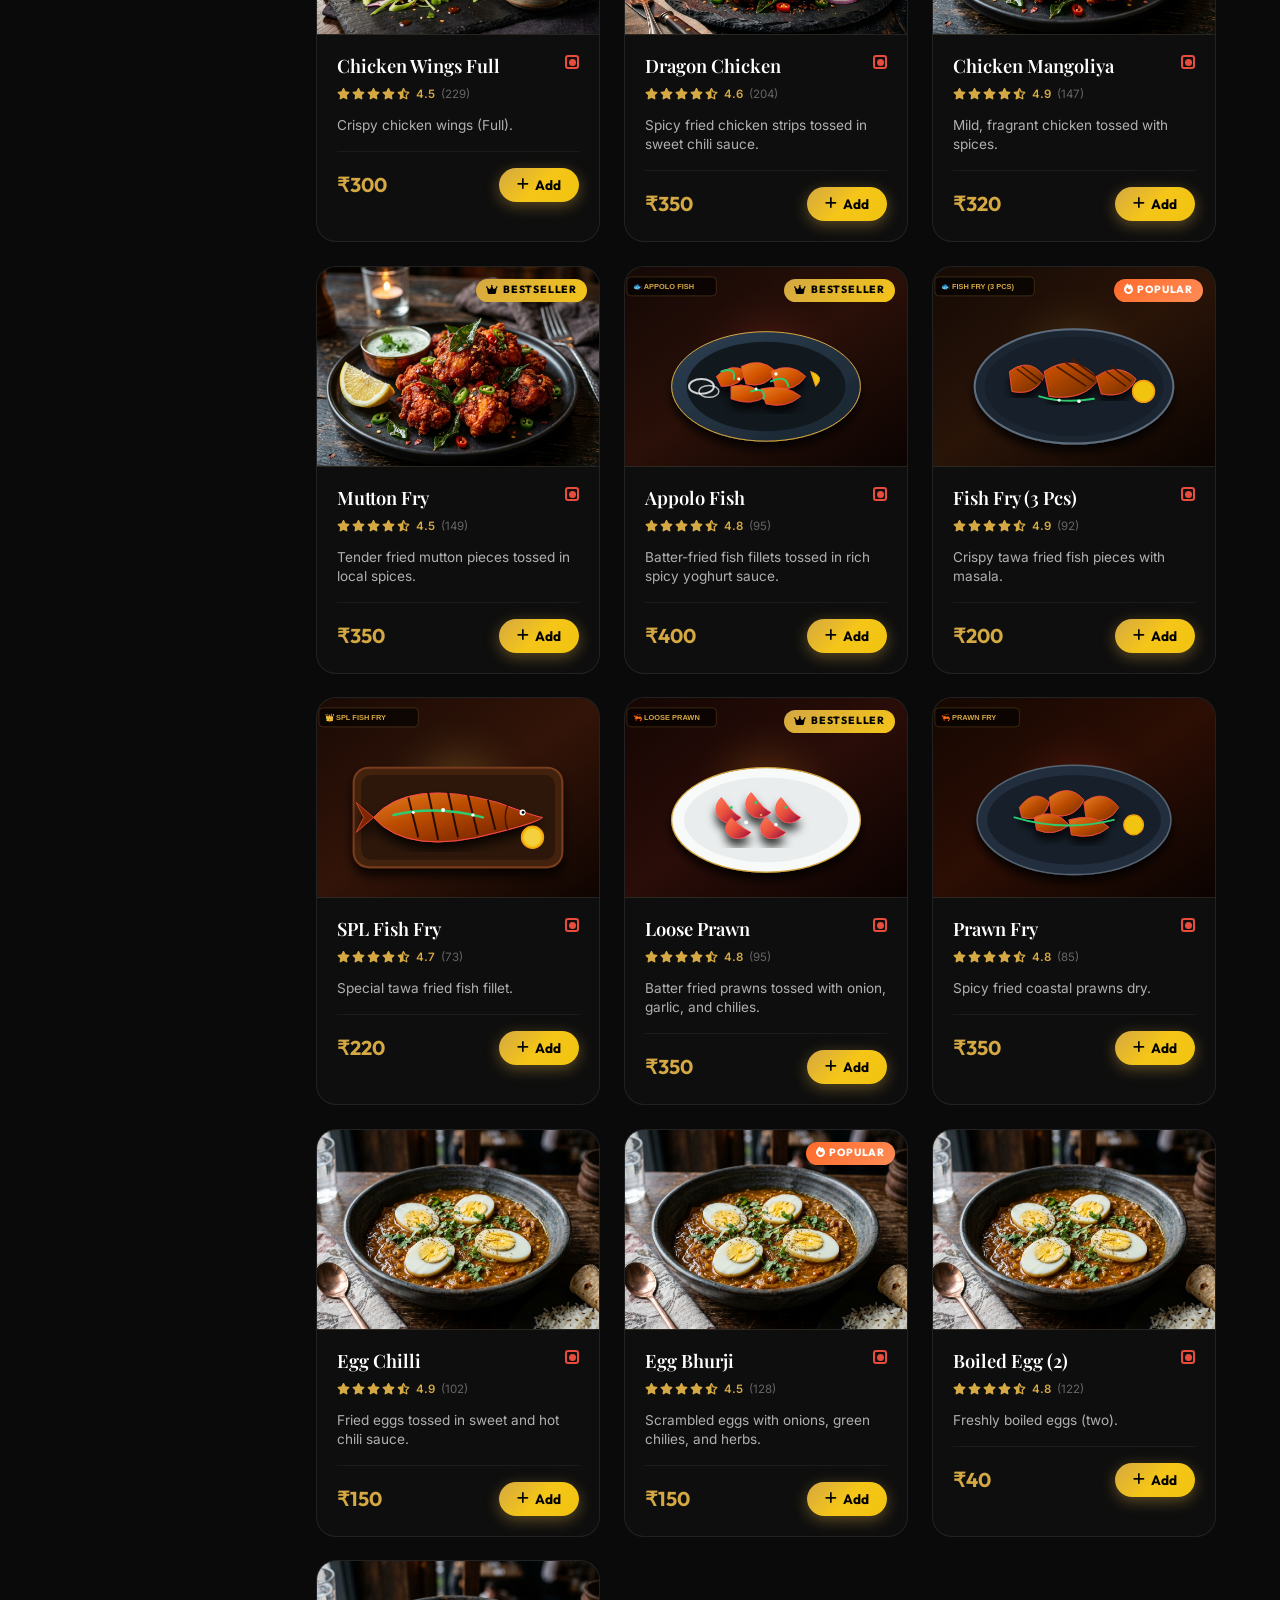
<file: checkout.html>
<!DOCTYPE html>
<html lang="en">
<head>
  <meta charset="UTF-8">
  <meta name="viewport" content="width=device-width, initial-scale=1.0">
  <title>ADHIRATHA Family Restaurant, PAMUR | Checkout</title>
  
  <!-- Site & Application Name for Search Engines (Google Site Name) -->
  <meta name="application-name" content="ADHIRATHA Family Restaurant, PAMUR">
  <meta name="apple-mobile-web-app-title" content="ADHIRATHA Family Restaurant, PAMUR">
  <meta name="author" content="ADHIRATHA Family Restaurant, PAMUR">
  <link rel="manifest" href="manifest.json">

  <!-- Open Graph -->
  <meta property="og:type" content="website">
  <meta property="og:title" content="ADHIRATHA Family Restaurant, PAMUR | Checkout">
  <meta property="og:site_name" content="ADHIRATHA Family Restaurant, PAMUR">

  <!-- Favicon -->
  <link rel="shortcut icon" href="data:image/svg+xml,%3Csvg xmlns='http://www.w3.org/2000/svg' viewBox='0 0 100 100'%3E%3Ctext y='.9em' font-size='90'%3E🍽️%3C/text%3E%3C/svg%3E" type="image/x-icon">

  <!-- Icons -->
  <link rel="stylesheet" href="https://cdnjs.cloudflare.com/ajax/libs/font-awesome/6.4.0/css/all.min.css">

  <!-- Stylesheets -->
  <link rel="stylesheet" href="css/style.css?v=4">
  <link rel="stylesheet" href="css/responsive.css?v=4">
</head>
<body class="menu-page" id="checkout-page-container">

  <!-- Header -->
  <header class="navbar">
    <div class="container">
      <a href="index.html" class="nav-brand">
        <div class="nav-brand-icon">A</div>
        <div class="nav-brand-text">
          <span class="nav-brand-name">ADHIRATHA</span>
          <span class="nav-brand-tag">Family Restaurant</span>
        </div>
      </a>

      <nav class="nav-links">
        <a href="index.html" class="nav-link">Home</a>
        <a href="about.html" class="nav-link">About Us</a>
        <a href="menu.html" class="nav-link">Menu</a>
        <a href="reservation.html" class="nav-link">Table Booking</a>
        <a href="reviews.html" class="nav-link">Reviews</a>
        <a href="contact.html" class="nav-link">Contact</a>
        
        <a href="cart.html" class="nav-cart">
          <i class="fa-solid fa-bag-shopping"></i>
          <span class="cart-badge">0</span>
        </a>
      </nav>

      <div class="nav-toggle">
        <span></span>
        <span></span>
        <span></span>
      </div>
    </div>
  </header>

  <div class="nav-overlay"></div>

  <!-- Page Header -->
  <section class="page-header">
    <div class="container">
      <h1>Secure Checkout</h1>
      <p class="text-secondary">Provide delivery address, select payments and place order copy instantly.</p>
    </div>
  </section>

  <!-- Checkout Section -->
  <section class="section" style="padding-top: var(--space-xl);">
    <div class="container">
      
      <div class="checkout-grid">
        
        <!-- Forms Details Column -->
        <div>
          <form id="checkout-form">
            <!-- 0. Delivery Distance Check -->
            <div class="checkout-section-card" id="delivery-check-card">
              <h3><i class="fa-solid fa-location-dot"></i> Delivery Zone Check</h3>
              <div id="delivery-status-container">
                <div class="delivery-status delivery-unknown" id="delivery-loading-msg">
                  <i class="fa-solid fa-spinner fa-spin"></i>
                  <div>
                    <strong>Checking your location...</strong>
                    <p>Please allow location access to check delivery availability.</p>
                  </div>
                </div>
              </div>
            </div>

            <!-- 1. Order Type -->
            <div class="checkout-section-card">
              <h3><i class="fa-solid fa-bell-concierge"></i> Order Type</h3>
              <div class="order-type-selector" id="order-type-selector">
                <div class="order-type-btn selected" data-type="delivery" id="otype-delivery">
                  <i class="fa-solid fa-motorcycle"></i> Delivery
                </div>
                <div class="order-type-btn" data-type="takeaway" id="otype-takeaway">
                  <i class="fa-solid fa-bag-shopping"></i> Takeaway
                </div>
                <div class="order-type-btn" data-type="dine-in" id="otype-dinein">
                  <i class="fa-solid fa-utensils"></i> Dine-In
                </div>
              </div>
            </div>

            <!-- 2. Customer Information -->
            <div class="checkout-section-card">
              <h3><i class="fa-solid fa-user-check"></i> Contact Information</h3>
              
              <div class="form-group">
                <label for="checkout-name" class="form-label">Full Name <span class="required">*</span></label>
                <input type="text" id="checkout-name" class="form-input" placeholder="Enter your full name" required>
              </div>

              <div class="form-group">
                <label for="checkout-phone" class="form-label">Mobile Number <span class="required">*</span></label>
                <input type="tel" id="checkout-phone" class="form-input" placeholder="10-digit mobile number" required>
              </div>

              <div class="form-group">
                <label for="checkout-email" class="form-label">Email Address</label>
                <input type="email" id="checkout-email" class="form-input" placeholder="Enter your email address">
              </div>
            </div>

            <!-- 3. Delivery Address -->
            <div class="checkout-section-card" id="delivery-address-section">
              <h3><i class="fa-solid fa-map-marker-alt"></i> Delivery Address</h3>
                </div>
                <div class="order-type-btn" data-type="takeaway" onclick="selectOrderType('takeaway')" style="cursor:pointer; padding:10px 15px; border:1px solid var(--border-color); border-radius:var(--radius-md);">
                  <i class="fa-solid fa-bag-shopping"></i> Take Away
                </div>
                <div class="order-type-btn" data-type="dinein" onclick="selectOrderType('dinein')" style="cursor:pointer; padding:10px 15px; border:1px solid var(--border-color); border-radius:var(--radius-md);">
                  <i class="fa-solid fa-utensils"></i> Dine In
                </div>
              </div>
              <input type="hidden" id="order-type-input" value="delivery">

              <!-- Delivery Fields -->
              <div id="delivery-fields">
                <div class="form-group">
                  <label for="checkout-address" class="form-label">Delivery Address <span class="required">*</span></label>
                  <textarea id="checkout-address" class="form-textarea" placeholder="Enter complete address details" required></textarea>
                </div>
              </div>

              <!-- Dine In Fields -->
              <div id="dinein-fields" style="display:none;">
                <div class="form-row">
                  <div class="form-group">
                    <label for="checkout-persons" class="form-label">Number of Persons <span class="required">*</span></label>
                    <input type="number" id="checkout-persons" class="form-input" min="1" placeholder="E.g. 2">
                  </div>
                  <div class="form-group">
                    <label for="checkout-date" class="form-label">Booking Date <span class="required">*</span></label>
                    <input type="date" id="checkout-date" class="form-input">
                  </div>
                  <div class="form-group">
                    <label for="checkout-time" class="form-label">Booking Time <span class="required">*</span></label>
                    <input type="time" id="checkout-time" class="form-input">
                  </div>
                </div>
              </div>

              <!-- Special Instructions -->
              <div class="form-group mt-3">
                <label for="checkout-instructions" class="form-label">Special Instructions (Optional)</label>
                <textarea id="checkout-instructions" class="form-textarea" placeholder="E.g. Less spicy, extra onions..."></textarea>
              </div>
            </div>

            <!-- 3. Payment Method -->
            <div class="checkout-section">
              <h3 class="checkout-section-title">
                <i class="fa-solid fa-credit-card"></i> 3. Payment Method
              </h3>

              <div class="payment-methods mb-3" style="display:flex; flex-wrap:wrap; gap:10px;">
                <div class="payment-method selected" data-method="cod" onclick="selectPaymentMethod(this, 'cod')" style="cursor:pointer;">
                  <i class="fa-solid fa-money-bill-wave"></i> Cash on Delivery
                </div>
                <div class="payment-method" data-method="gpay" onclick="selectPaymentMethod(this, 'gpay')" style="cursor:pointer;">
                  <i class="fa-brands fa-google-pay"></i> Google Pay
                </div>
                <div class="payment-method" data-method="phonepe" onclick="selectPaymentMethod(this, 'phonepe')" style="cursor:pointer;">
                  <i class="fa-solid fa-mobile-screen"></i> PhonePe
                </div>
                <div class="payment-method" data-method="paytm" onclick="selectPaymentMethod(this, 'paytm')" style="cursor:pointer;">
                  <i class="fa-solid fa-wallet"></i> Paytm
                </div>
                <div class="payment-method" data-method="upi" onclick="selectPaymentMethod(this, 'upi')" style="cursor:pointer;">
                  <i class="fa-solid fa-qrcode"></i> Any UPI
                </div>
              </div>
              <input type="hidden" id="payment-method-input" value="cod">
            </div>

            <div style="display:flex; flex-direction:column; gap:10px; margin-top:20px;">
              <button type="submit" class="btn btn-gold btn-block btn-lg" id="btn-place-order">
                <i class="fa-solid fa-circle-check"></i> Place Order
              </button>
              <div style="display:flex; gap:10px;">
                <a href="menu.html" class="btn btn-block" style="background:#333; color:#fff; flex:1;">
                  <i class="fa-solid fa-cart-plus"></i> Continue Shopping
                </a>
                <button type="button" class="btn btn-block" style="background:var(--bg-tertiary); color:var(--text-primary); border:1px solid var(--border-color); flex:1;" onclick="clearCartAndRedirect()">
                  <i class="fa-solid fa-trash"></i> Clear Cart
                </button>
              </div>
            </div>>
          </form>
        </div>

        <!-- Sidebar Summary Columns -->
        <div>
          <div class="cart-summary">
            <h3 class="cart-summary-title">Order Summary</h3>
            
            <div id="checkout-items-list" style="max-height: 250px; overflow-y: auto; margin-bottom: 20px; padding-bottom: 10px; border-bottom: 1px dashed var(--border-color);">
              <!-- Render items list -->
            </div>

            <div class="cart-summary-row total">
              <span>Total Amount:</span>
              <span id="checkout-total">₹0</span>
            </div>
          </div>
        </div>

      </div>

    </div>
  </section>

  <!-- ============================================================
       FOOTER
  ============================================================ -->
  <footer class="footer" id="main-footer">
    <div class="container">
      <div class="footer-grid">
        <div class="footer-about">
          <a href="index.html" class="footer-brand" style="display:flex; align-items:center; gap:var(--space-sm); text-decoration:none; margin-bottom:var(--space-md);">
            <div class="nav-brand-icon">A</div>
            <span class="nav-brand-name">ADHIRATHA</span>
          </a>
          <p style="font-size:0.88rem; margin-bottom:var(--space-lg);">ADHIRATHA Family Restaurant (AC) is the finest culinary destination in Pamuru, Andhra Pradesh — serving genuine hospitality and premium Indian cuisine.</p>
          <div class="footer-social">
            <a href="#" aria-label="Facebook"><i class="fa-brands fa-facebook-f"></i></a>
            <a href="#" aria-label="Instagram"><i class="fa-brands fa-instagram"></i></a>
            <a href="https://wa.me/916301042993" target="_blank" rel="noopener" aria-label="WhatsApp"><i class="fa-brands fa-whatsapp"></i></a>
          </div>

          <!-- App Badge Request -->
          <div style="margin-top:var(--space-xl); display:inline-flex; align-items:center; gap:15px; background:rgba(212,168,67,0.1); border:1px solid var(--border-gold); padding:10px 20px; border-radius:var(--radius-lg);">
            <div style="font-family:var(--font-heading); font-size:1.2rem; font-weight:800; color:var(--gold); letter-spacing:2px;">APP</div>
          </div>
        </div>

        <div class="footer-col">
          <h4 class="footer-heading">Quick Links</h4>
          <ul class="footer-links">
            <li><a href="index.html"><i class="fa-solid fa-chevron-right"></i> Home</a></li>
            <li><a href="about.html"><i class="fa-solid fa-chevron-right"></i> About Us</a></li>
            <li><a href="menu.html"><i class="fa-solid fa-chevron-right"></i> Menu Card</a></li>
            <li><a href="reservation.html"><i class="fa-solid fa-chevron-right"></i> Book a Table</a></li>
            <li><a href="reviews.html"><i class="fa-solid fa-chevron-right"></i> Reviews</a></li>
            <li><a href="contact.html"><i class="fa-solid fa-chevron-right"></i> Contact</a></li>
          </ul>
        </div>

        <div class="footer-col">
          <h4 class="footer-heading">Opening Hours</h4>
          <ul class="footer-links" style="color:var(--text-secondary); font-size:0.88rem;">
            <li style="margin-bottom:12px;"><strong style="color:var(--text-primary);">Monday – Friday:</strong><br>11:00 AM – 11:00 PM</li>
            <li><strong style="color:var(--text-primary);">Saturday – Sunday:</strong><br>11:00 AM – 11:30 PM</li>
          </ul>
        </div>

        <div class="footer-col">
          <h4 class="footer-heading">Contact Us</h4>
          <div class="footer-contact-item" style="display:flex; gap:var(--space-sm); margin-bottom:var(--space-md); align-items:flex-start;">
            <i class="fa-solid fa-location-dot" style="color:var(--gold); margin-top:3px; flex-shrink:0;"></i>
            <span style="font-size:0.88rem; color:var(--text-secondary);">Near Highway (NH-565), Near Govt. Hospital, Pamuru, AP – 523108</span>
          </div>
          <div class="footer-contact-item" style="display:flex; gap:var(--space-sm); align-items:flex-start;">
            <i class="fa-solid fa-phone" style="color:var(--gold); margin-top:3px; flex-shrink:0;"></i>
            <div style="font-size:0.88rem;">
              <div style="color:var(--text-secondary); margin-bottom:4px; font-size: 0.8rem;">Managed by:</div>
              <a href="tel:6301042993" style="color:var(--gold); display:block; font-weight:600; margin-bottom:2px;">Jamakala Obulesh: 63010 42993</a>
              <a href="tel:9912281479" style="color:var(--text-secondary); display:block; margin-bottom:2px;">Varukute Hanumanthu: 99122 81479</a>
              <a href="tel:9666250268" style="color:var(--text-secondary); display:block;">Pula Madhava: 96662 50268</a>
            </div>
          </div>
        </div>
      </div>

      <div class="footer-bottom">
        <p>&copy; 2026 ADHIRATHA Family Restaurant. All Rights Reserved. Made with <i class="fa-solid fa-heart" style="color:#e74c3c;"></i> in Andhra Pradesh.</p>
      </div>
    </div>
  </footer>

  <!-- Scripts -->
  <script src="js/data.js?v=4"></script>
  <script src="js/app.js?v=4"></script>
  <script src="js/delivery.js?v=4"></script>
  <script src="js/checkout.js?v=4"></script>

  <script>
    document.addEventListener('DOMContentLoaded', () => {

      // ── Delivery Check ────────────────────────────────
      const statusContainer = document.getElementById('delivery-status-container');
      const deliveryAddrSection = document.getElementById('delivery-address-section');
      let deliveryAvailable = null;

      if (statusContainer && typeof checkDeliveryAvailability === 'function') {
        checkDeliveryAvailability().then(result => {
          deliveryAvailable = result.available;
          renderDeliveryStatus('delivery-status-container', result);

          // If delivery unavailable, auto-switch to takeaway
          if (result.available === false) {
            const dtypes = document.querySelectorAll('.order-type-btn');
            dtypes.forEach(btn => btn.classList.remove('selected'));
            const ta = document.getElementById('otype-takeaway');
            if (ta) { ta.classList.add('selected'); updateAddressSection('takeaway'); }
          }
        });
      }

      // ── Order Type Selector ───────────────────────────
      document.querySelectorAll('#order-type-selector .order-type-btn').forEach(btn => {
        btn.addEventListener('click', () => {
          const type = btn.getAttribute('data-type');

          // Block delivery if not in zone
          if (type === 'delivery' && deliveryAvailable === false) {
            if (typeof showToast === 'function') {
              showToast('Delivery not available in your area. Choose Takeaway or Dine-In.', 'warning');
            }
            return;
          }

          document.querySelectorAll('#order-type-selector .order-type-btn').forEach(b => b.classList.remove('selected'));
          btn.classList.add('selected');
          updateAddressSection(type);

          // Keep legacy selectOrderType in sync
          if (typeof selectOrderType === 'function') selectOrderType(type);
        });
      });

      function updateAddressSection(type) {
        if (deliveryAddrSection) {
          deliveryAddrSection.style.display = type === 'delivery' ? '' : 'none';
        }
      }

      // ── Payment Option Selector ───────────────────────
      document.querySelectorAll('.payment-option').forEach(opt => {
        opt.addEventListener('click', () => {
          document.querySelectorAll('.payment-option').forEach(o => o.classList.remove('selected'));
          opt.classList.add('selected');
          const method = opt.getAttribute('data-method');
          const hidden = document.getElementById('payment-method-hidden');
          if (hidden) hidden.value = method;
        });
      });

    });
  </script>


  <!-- Success Modal -->
  <div id="success-modal" class="modal-overlay" style="display:none; position:fixed; inset:0; background:rgba(0,0,0,0.8); z-index:9999; align-items:center; justify-content:center;">
    <div class="modal-content" style="background:var(--bg-card); padding:30px; border-radius:var(--radius-lg); text-align:center; width:90%; max-width:400px; border:1px solid var(--border-gold);">
      <div style="font-size:3rem; color:var(--success); margin-bottom:15px;"><i class="fa-solid fa-circle-check"></i></div>
      <h2 style="font-family:var(--font-heading); color:var(--gold); margin-bottom:10px;">Order Placed!</h2>
      <p style="color:var(--text-secondary); margin-bottom:15px; font-size: 0.95rem;">Thank you for ordering from ADHIRATHA FAMILY RESTAURANT (AC). Your order has been placed successfully. Our team will contact you shortly.</p>
      <div style="background:var(--bg-tertiary); padding:15px; border-radius:var(--radius-md); margin-bottom:20px; text-align:left;">
        <p style="font-size:0.9rem; margin-bottom:5px;"><strong>Order ID:</strong> <span id="success-order-id" style="color:var(--gold);"></span></p>
        <p style="font-size:0.9rem;"><strong>Date & Time:</strong> <span id="success-order-time" style="color:var(--text-primary);"></span></p>
      </div>
      <a href="index.html" class="btn btn-gold btn-block" onclick="CartStore.clearCart()">Back to Home</a>
    </div>
  </div>
</body>
</html>
</file>
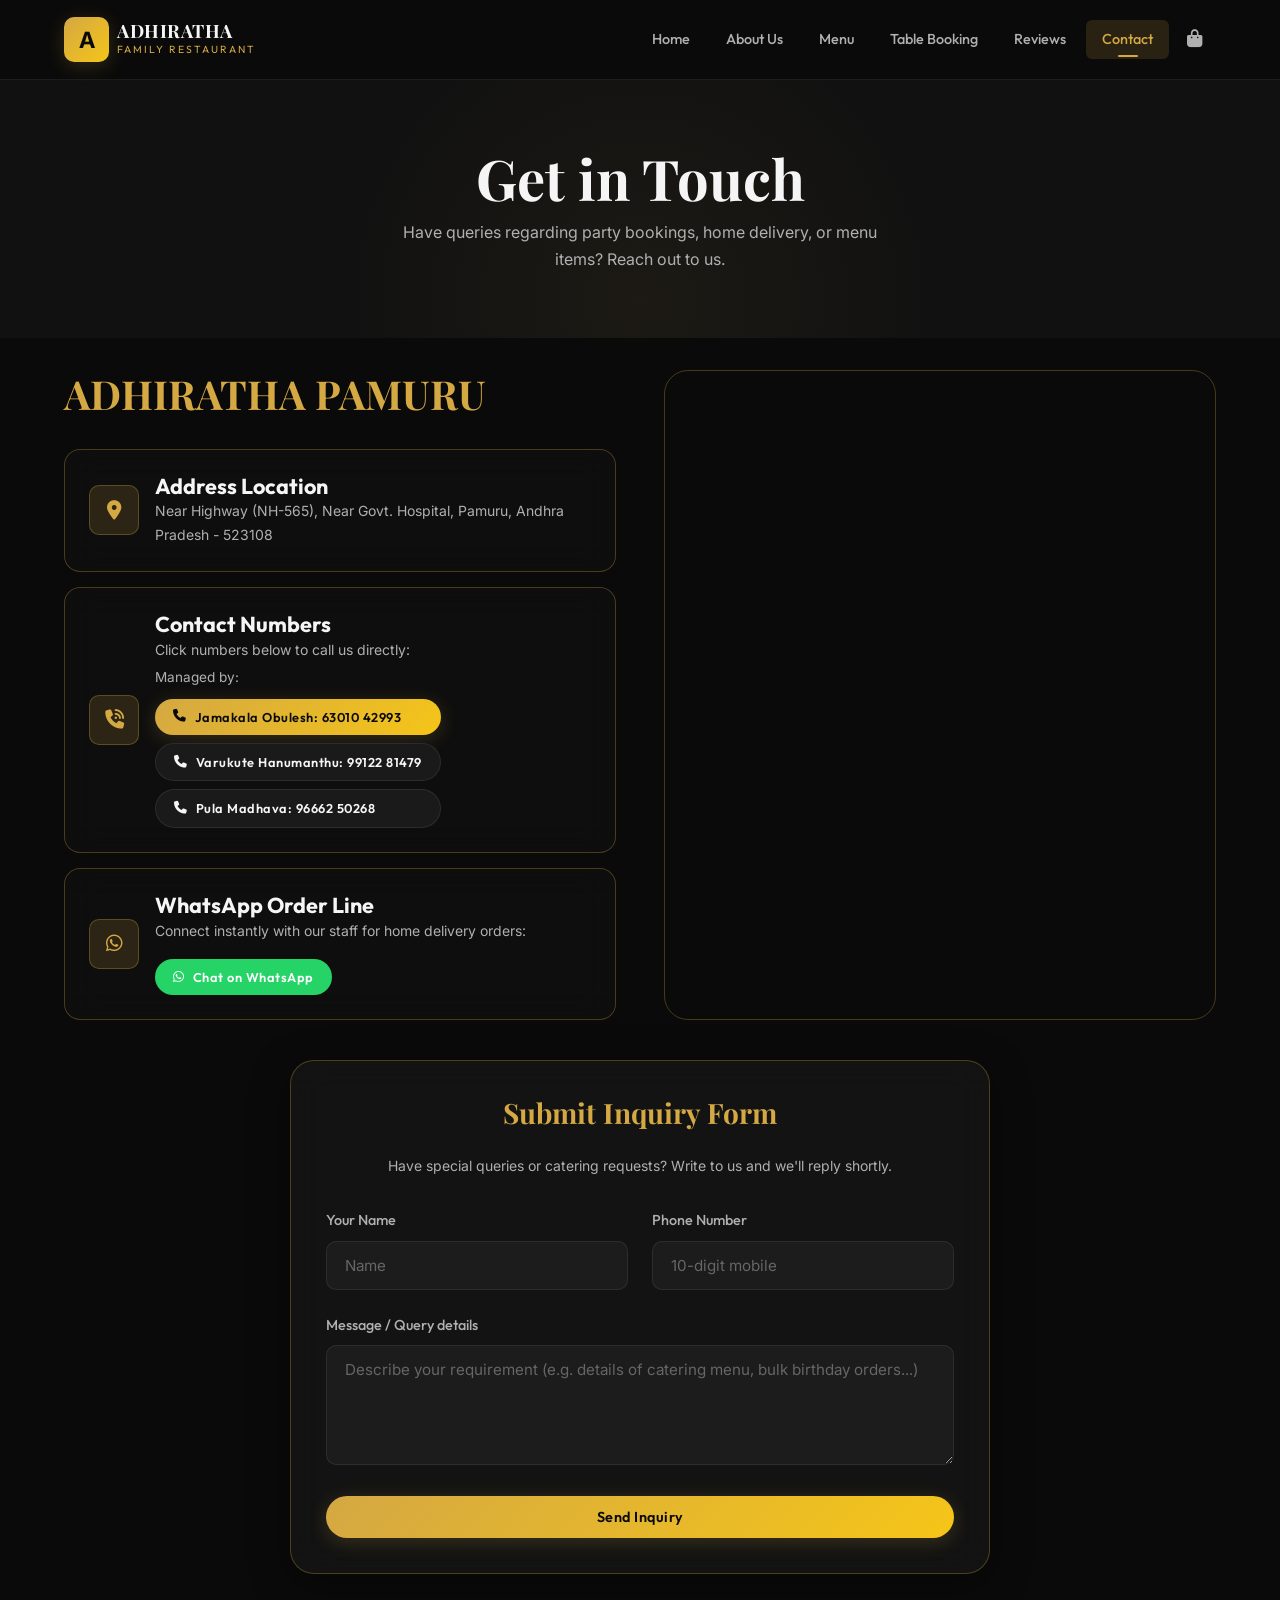
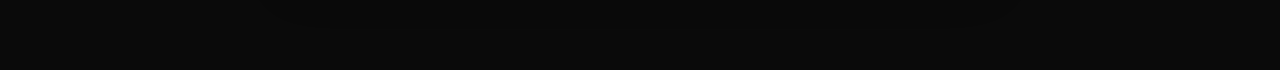
<file: contact.html>
<!DOCTYPE html>
<html lang="en">
<head>
  <meta charset="UTF-8">
  <meta name="viewport" content="width=device-width, initial-scale=1.0">
  <title>ADHIRATHA Family Restaurant, PAMUR | Contact & Location</title>
  
  <!-- Site & Application Name for Search Engines (Google Site Name) -->
  <meta name="application-name" content="ADHIRATHA Family Restaurant, PAMUR">
  <meta name="apple-mobile-web-app-title" content="ADHIRATHA Family Restaurant, PAMUR">

  <!-- SEO -->
  <meta name="description" content="Contact ADHIRATHA Family Restaurant, PAMUR. Find location on Google Maps, phone number, working hours, and get in touch.">
  <meta name="author" content="ADHIRATHA Family Restaurant, PAMUR">
  <link rel="manifest" href="manifest.json">

  <!-- Open Graph -->
  <meta property="og:type" content="website">
  <meta property="og:title" content="ADHIRATHA Family Restaurant, PAMUR | Contact Us">
  <meta property="og:site_name" content="ADHIRATHA Family Restaurant, PAMUR">

  <!-- Favicon -->
  <link rel="shortcut icon" href="data:image/svg+xml,%3Csvg xmlns='http://www.w3.org/2000/svg' viewBox='0 0 100 100'%3E%3Ctext y='.9em' font-size='90'%3E🍽️%3C/text%3E%3C/svg%3E" type="image/x-icon">

  <!-- Icons -->
  <link rel="stylesheet" href="https://cdnjs.cloudflare.com/ajax/libs/font-awesome/6.4.0/css/all.min.css">

  <!-- Stylesheets -->
  <link rel="stylesheet" href="css/style.css?v=3">
  <link rel="stylesheet" href="css/responsive.css?v=3">
</head>
<body class="menu-page">

  <!-- Header -->
  <header class="navbar">
    <div class="container">
      <a href="index.html" class="nav-brand">
        <div class="nav-brand-icon">A</div>
        <div class="nav-brand-text">
          <span class="nav-brand-name">ADHIRATHA</span>
          <span class="nav-brand-tag">Family Restaurant</span>
        </div>
      </a>

      <nav class="nav-links">
        <a href="index.html" class="nav-link">Home</a>
        <a href="about.html" class="nav-link">About Us</a>
        <a href="menu.html" class="nav-link">Menu</a>
        <a href="reservation.html" class="nav-link">Table Booking</a>
        <a href="reviews.html" class="nav-link">Reviews</a>
        <a href="contact.html" class="nav-link active">Contact</a>
        
        <a href="cart.html" class="nav-cart">
          <i class="fa-solid fa-bag-shopping"></i>
          <span class="cart-badge">0</span>
        </a>
      </nav>

      <div class="nav-toggle">
        <span></span>
        <span></span>
        <span></span>
      </div>
    </div>
  </header>

  <div class="nav-overlay"></div>

  <!-- Page Header -->
  <section class="page-header">
    <div class="container">
      <h1>Get in Touch</h1>
      <p class="text-secondary">Have queries regarding party bookings, home delivery, or menu items? Reach out to us.</p>
    </div>
  </section>

  <!-- Contact Cards & Maps -->
  <section class="section" style="padding-top: var(--space-xl);">
    <div class="container">
      
      <div class="contact-grid mb-4">
        
        <!-- Left: Details & Quick Contact options -->
        <div style="display:flex; flex-direction:column; gap:15px;">
          <h2 style="font-family:var(--font-heading); color:var(--gold);" class="mb-2">ADHIRATHA PAMURU</h2>
          
          <!-- Card 1: Map location info -->
          <div class="contact-info-card" style="background:rgba(255,255,255,0.02); border:1px solid rgba(212,168,67,0.3); backdrop-filter:blur(16px);">
            <div class="contact-info-icon"><i class="fa-solid fa-location-dot"></i></div>
            <div>
              <h4 style="font-family:var(--font-accent); color:var(--text-primary);">Address Location</h4>
              <p class="text-sm" style="color:var(--text-secondary);">Near Highway (NH-565), Near Govt. Hospital, Pamuru, Andhra Pradesh - 523108</p>
            </div>
          </div>

          <!-- Card 2: Phone numbers click to call -->
          <div class="contact-info-card" style="background:rgba(255,255,255,0.02); border:1px solid rgba(212,168,67,0.3); backdrop-filter:blur(16px);">
            <div class="contact-info-icon"><i class="fa-solid fa-phone-volume"></i></div>
            <div>
              <h4 style="font-family:var(--font-accent); color:var(--text-primary);">Contact Numbers</h4>
              <p class="text-sm" style="margin-bottom:5px; color:var(--text-secondary);">Click numbers below to call us directly:</p>
              <div style="display:flex; flex-direction:column; gap:8px;">
                <div style="font-size: 0.85rem; color: var(--text-secondary); margin-bottom: 2px;">Managed by:</div>
                <a href="tel:6301042993" class="btn btn-gold btn-sm" style="justify-content: flex-start;"><i class="fa-solid fa-phone"></i> Jamakala Obulesh: 63010 42993</a>
                <a href="tel:9912281479" class="btn btn-dark btn-sm" style="justify-content: flex-start;"><i class="fa-solid fa-phone"></i> Varukute Hanumanthu: 99122 81479</a>
                <a href="tel:9666250268" class="btn btn-dark btn-sm" style="justify-content: flex-start;"><i class="fa-solid fa-phone"></i> Pula Madhava: 96662 50268</a>
              </div>
            </div>
          </div>

          <!-- Card 3: WhatsApp direct chat -->
          <div class="contact-info-card" style="background:rgba(255,255,255,0.02); border:1px solid rgba(212,168,67,0.3); backdrop-filter:blur(16px);">
            <div class="contact-info-icon"><i class="fa-brands fa-whatsapp"></i></div>
            <div>
              <h4 style="font-family:var(--font-accent); color:var(--text-primary);">WhatsApp Order Line</h4>
              <p class="text-sm mb-2" style="color:var(--text-secondary);">Connect instantly with our staff for home delivery orders:</p>
              <a href="https://wa.me/916301042993?text=Hello!%20I'm%20contacting%20you%20from%20your%20website." target="_blank" class="btn btn-whatsapp btn-sm">
                <i class="fa-brands fa-whatsapp"></i> Chat on WhatsApp
              </a>
            </div>
          </div>
        </div>

        <!-- Right: Map embed section -->
        <div>
          <div class="map-embed" style="height:100%; min-height:350px;">
            <!-- Map locator for Pamuru -->
            <iframe src="https://www.google.com/maps/embed?pb=!1m18!1m12!1m3!1d15365.123!2d79.913!3d15.115!2m3!1f0!2f0!3f0!3m2!1i1024!2i768!4f13.1!3m3!1m2!1s0x0%3A0x0!2sPamuru!5e0!3m2!1sen!2sin!4v1700000000000" loading="lazy" style="filter: grayscale(1) invert(1) contrast(1.2);"></iframe>
          </div>
        </div>

      </div>

      <!-- Contact query submit form -->
      <div style="background:rgba(255,255,255,0.04); border:1px solid rgba(212,168,67,0.3); border-radius:var(--radius-xl); padding:35px; max-width:700px; margin:40px auto 0; backdrop-filter:blur(16px); box-shadow:0 10px 40px rgba(0,0,0,0.4);">
        <h3 class="mb-3 text-center" style="font-family:var(--font-heading); color:var(--gold);">Submit Inquiry Form</h3>
        <p class="text-center text-muted text-sm mb-4">Have special queries or catering requests? Write to us and we'll reply shortly.</p>
        
        <form onsubmit="event.preventDefault(); showToast('Your query inquiry has been submitted! Our team will contact you shortly.', 'success'); this.reset();">
          <div class="form-row">
            <div class="form-group">
              <label class="form-label">Your Name</label>
              <input type="text" class="form-input" placeholder="Name" required>
            </div>
            <div class="form-group">
              <label class="form-label">Phone Number</label>
              <input type="tel" class="form-input" placeholder="10-digit mobile" required>
            </div>
          </div>
          <div class="form-group">
            <label class="form-label">Message / Query details</label>
            <textarea class="form-textarea" placeholder="Describe your requirement (e.g. details of catering menu, bulk birthday orders...)" required></textarea>
          </div>
          <button type="submit" class="btn btn-gold btn-block">Send Inquiry</button>
        </form>
      </div>

    </div>
  </section>

  <!-- Scripts -->
  <script src="js/data.js"></script>
  <script src="js/app.js"></script>
</body>
</html>
</file>
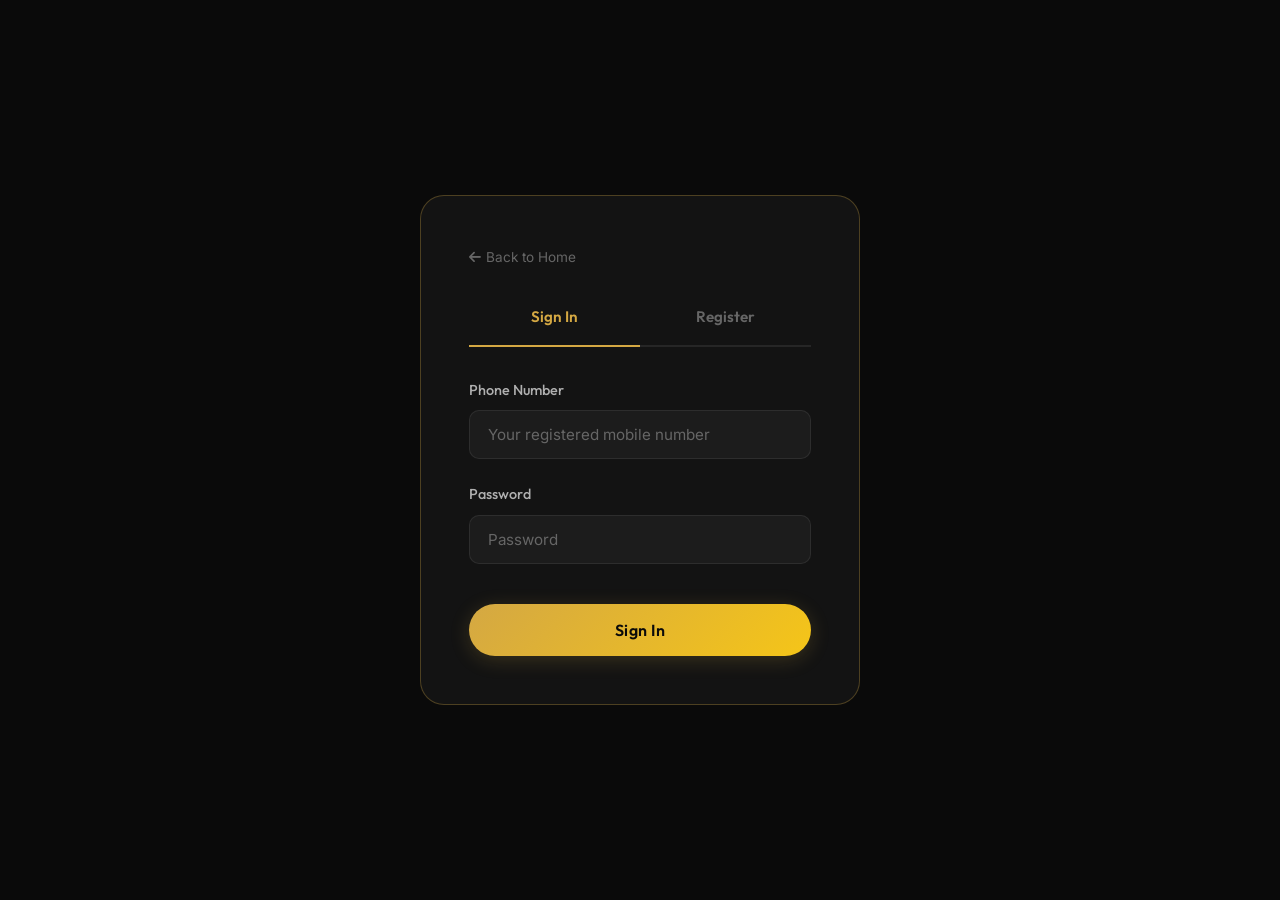
<file: login.html>
<!DOCTYPE html>
<html lang="en">
<head>
  <meta charset="UTF-8">
  <meta name="viewport" content="width=device-width, initial-scale=1.0">
  <title>ADHIRATHA Family Restaurant, PAMUR | Customer Login</title>
  
  <!-- Site & Application Name for Search Engines (Google Site Name) -->
  <meta name="application-name" content="ADHIRATHA Family Restaurant, PAMUR">
  <meta name="apple-mobile-web-app-title" content="ADHIRATHA Family Restaurant, PAMUR">
  <meta name="author" content="ADHIRATHA Family Restaurant, PAMUR">
  <link rel="manifest" href="manifest.json">

  <!-- Open Graph -->
  <meta property="og:type" content="website">
  <meta property="og:title" content="ADHIRATHA Family Restaurant, PAMUR | Customer Login">
  <meta property="og:site_name" content="ADHIRATHA Family Restaurant, PAMUR">

  <!-- Favicon -->
  <link rel="shortcut icon" href="data:image/svg+xml,%3Csvg xmlns='http://www.w3.org/2000/svg' viewBox='0 0 100 100'%3E%3Ctext y='.9em' font-size='90'%3E🍽️%3C/text%3E%3C/svg%3E" type="image/x-icon">

  <!-- Icons -->
  <link rel="stylesheet" href="https://cdnjs.cloudflare.com/ajax/libs/font-awesome/6.4.0/css/all.min.css">

  <!-- Stylesheets -->
  <link rel="stylesheet" href="css/style.css?v=2">
  <link rel="stylesheet" href="css/responsive.css?v=2">
</head>
<body class="auth-wrapper">

  <div class="auth-card animate-scale">
    <!-- Header Back link -->
    <a href="index.html" style="font-size:0.85rem; color:var(--text-muted); display:inline-flex; align-items:center; gap:5px; margin-bottom:20px;">
      <i class="fa-solid fa-arrow-left"></i> Back to Home
    </a>

    <!-- Auth Tabs toggles -->
    <div class="auth-tabs">
      <div class="auth-tab active" id="tab-login" onclick="switchAuthTab('login')">Sign In</div>
      <div class="auth-tab" id="tab-register" onclick="switchAuthTab('register')">Register</div>
    </div>

    <!-- Login Area Form -->
    <form id="login-form" class="auth-form-content">
      <div class="form-group">
        <label for="login-phone" class="form-label">Phone Number</label>
        <input type="tel" id="login-phone" class="form-input" placeholder="Your registered mobile number" required>
      </div>

      <div class="form-group">
        <label for="login-pass" class="form-label">Password</label>
        <input type="password" id="login-pass" class="form-input" placeholder="Password" required>
      </div>

      <button type="submit" class="btn btn-gold btn-block btn-lg mt-2">Sign In</button>
    </form>

    <!-- Register Area Form -->
    <form id="register-form" class="auth-form-content hidden">
      <div class="form-group">
        <label for="reg-name" class="form-label">Full Name</label>
        <input type="text" id="reg-name" class="form-input" placeholder="Enter your name" required>
      </div>

      <div class="form-group">
        <label for="reg-phone" class="form-label">Phone Number</label>
        <input type="tel" id="reg-phone" class="form-input" placeholder="10-digit mobile number" required>
      </div>

      <div class="form-group">
        <label for="reg-pass" class="form-label">Password</label>
        <input type="password" id="reg-pass" class="form-input" placeholder="Choose password" required>
      </div>

      <div class="form-group">
        <label for="reg-address" class="form-label">Delivery Address (Default)</label>
        <textarea id="reg-address" class="form-textarea" placeholder="Your street address..." required></textarea>
      </div>

      <div class="form-group">
        <label for="reg-landmark" class="form-label">Landmark</label>
        <input type="text" id="reg-landmark" class="form-input" placeholder="Key landmark area" required>
      </div>

      <button type="submit" class="btn btn-gold btn-block btn-lg mt-2">Create Account</button>
    </form>
  </div>

  <!-- Scripts -->
  <script src="js/data.js"></script>
  <script src="js/app.js"></script>
  
  <script>
    // Tab toggler switch
    function switchAuthTab(type) {
      const loginTab = document.getElementById('tab-login');
      const regTab = document.getElementById('tab-register');
      const loginForm = document.getElementById('login-form');
      const regForm = document.getElementById('register-form');

      if (type === 'login') {
        loginTab.classList.add('active');
        regTab.classList.remove('active');
        loginForm.classList.remove('hidden');
        regForm.classList.add('hidden');
      } else {
        loginTab.classList.remove('active');
        regTab.classList.add('active');
        loginForm.classList.add('hidden');
        regForm.classList.remove('hidden');
      }
    }

    // Submit handler
    document.addEventListener('DOMContentLoaded', () => {
      // Check redirect param
      const urlParams = new URLSearchParams(window.location.search);
      const redirect = urlParams.get('redirect') || 'index.html';

      // Login form submit
      const loginForm = document.getElementById('login-form');
      if (loginForm) {
        loginForm.addEventListener('submit', (e) => {
          e.preventDefault();
          const phone = document.getElementById('login-phone').value.trim();
          const pass = document.getElementById('login-pass').value.trim();

          // Quick seed for testing: if users list empty, seed user first
          if (AuthStore.getAllUsers().length === 0) {
            AuthStore.registerUser({
              name: 'Tharun Guthi',
              phone: '9999999999',
              password: 'pass',
              address: 'Near Govt Hospital, Pamuru',
              landmark: 'NH-565'
            });
          }

          const res = AuthStore.loginUser(phone, pass);
          if (res.success) {
            showToast('Login successful! Redirecting...', 'success');
            setTimeout(() => {
              window.location.href = redirect;
            }, 1000);
          } else {
            showToast(res.message || 'Invalid credentials', 'error');
          }
        });
      }

      // Register form submit
      const regForm = document.getElementById('register-form');
      if (regForm) {
        regForm.addEventListener('submit', (e) => {
          e.preventDefault();
          const name = document.getElementById('reg-name').value.trim();
          const phone = document.getElementById('reg-phone').value.trim();
          const password = document.getElementById('reg-pass').value.trim();
          const address = document.getElementById('reg-address').value.trim();
          const landmark = document.getElementById('reg-landmark').value.trim();

          if (!/^\d{10}$/.test(phone)) {
            showToast('Please enter a valid 10 digit number', 'error');
            return;
          }

          const res = AuthStore.registerUser({ name, phone, password, address, landmark });
          if (res.success) {
            showToast('Registration successful!', 'success');
            setTimeout(() => {
              window.location.href = redirect;
            }, 1000);
          } else {
            showToast(res.message, 'error');
          }
        });
      }
    });
  </script>
</body>
</html>
</file>
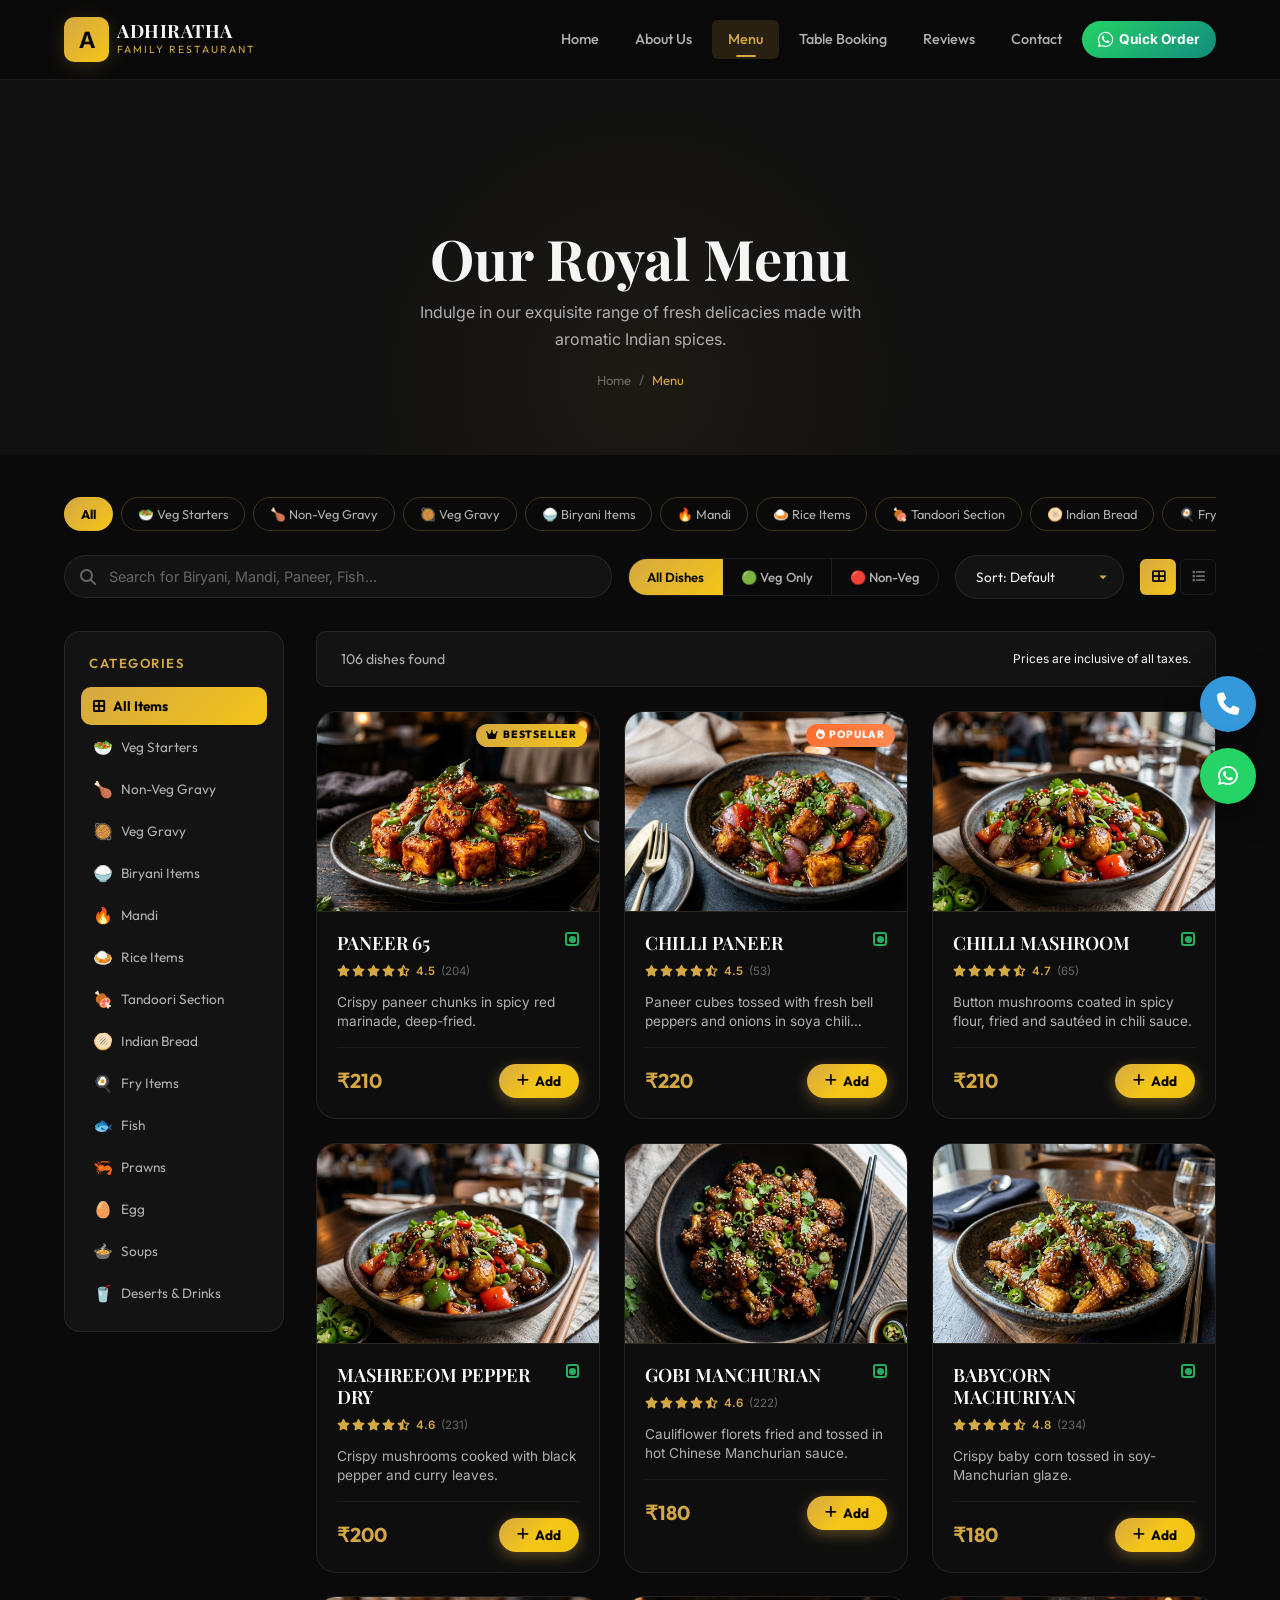
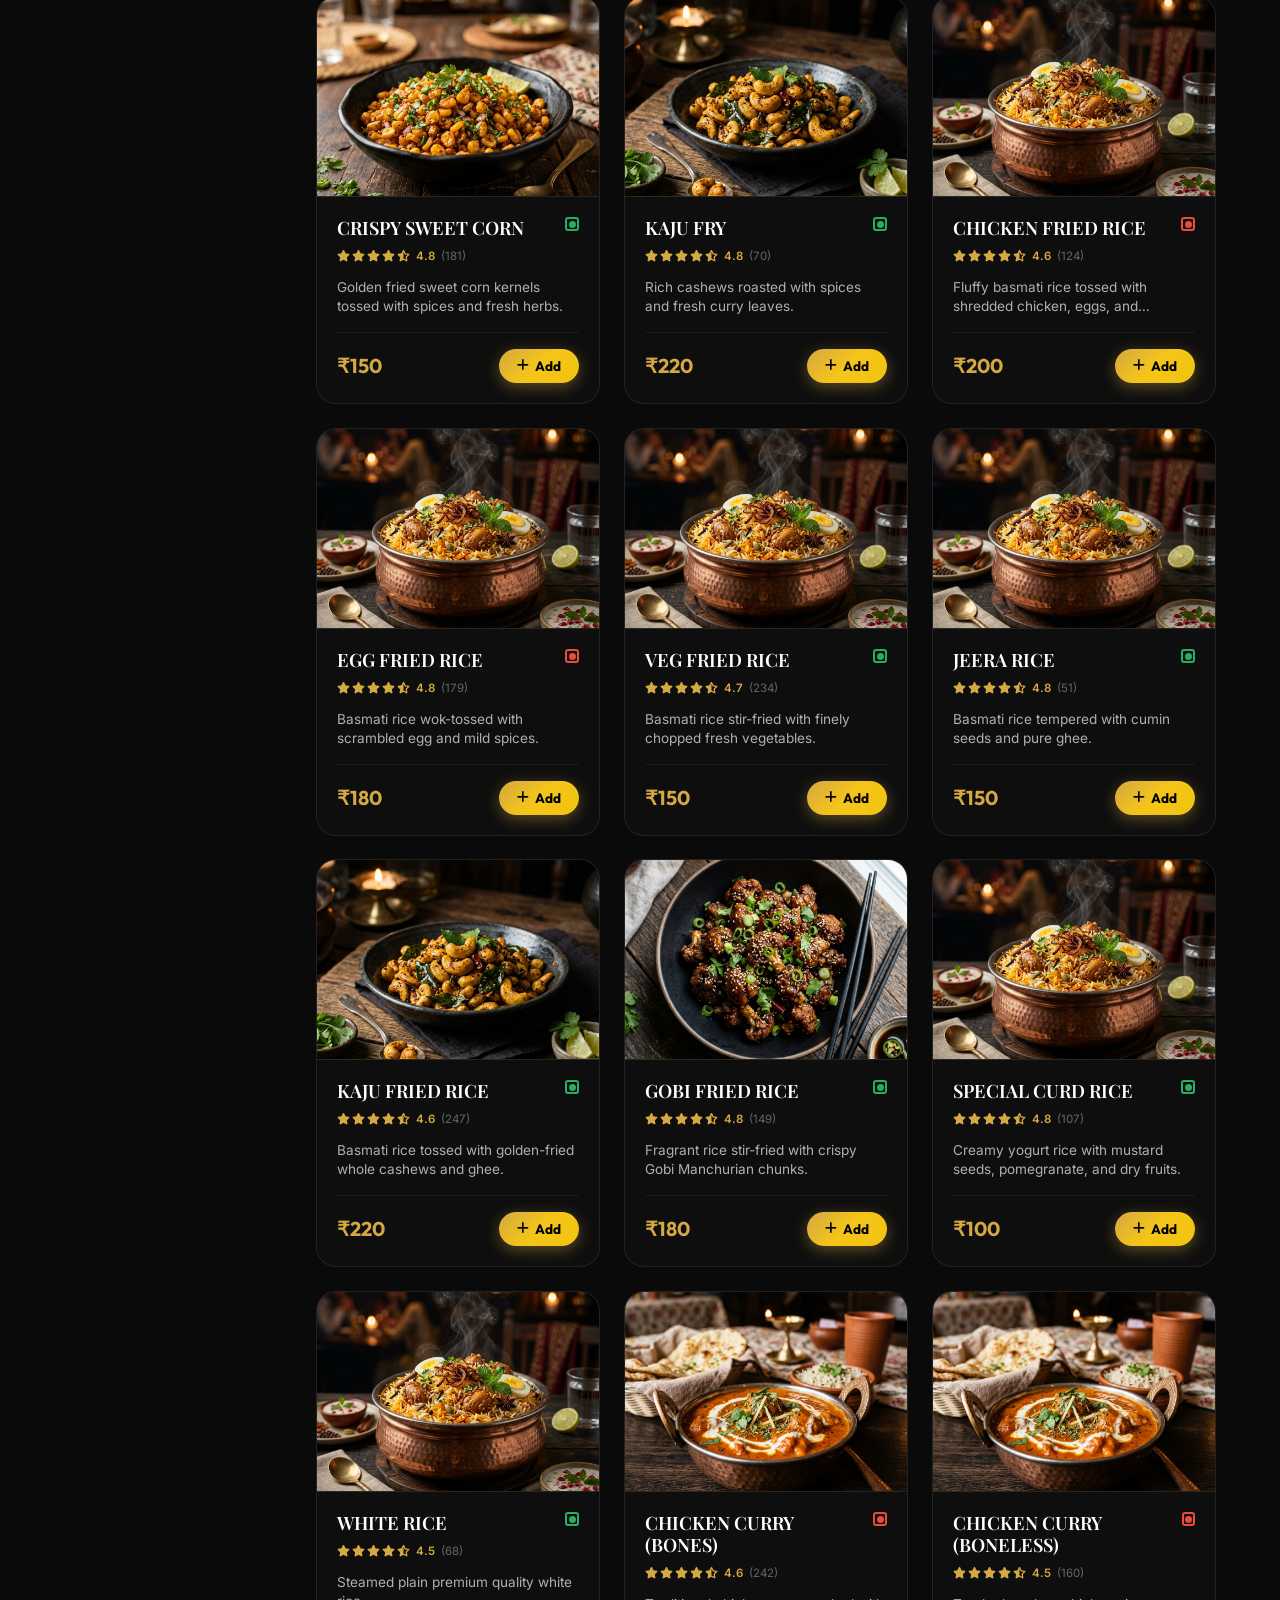
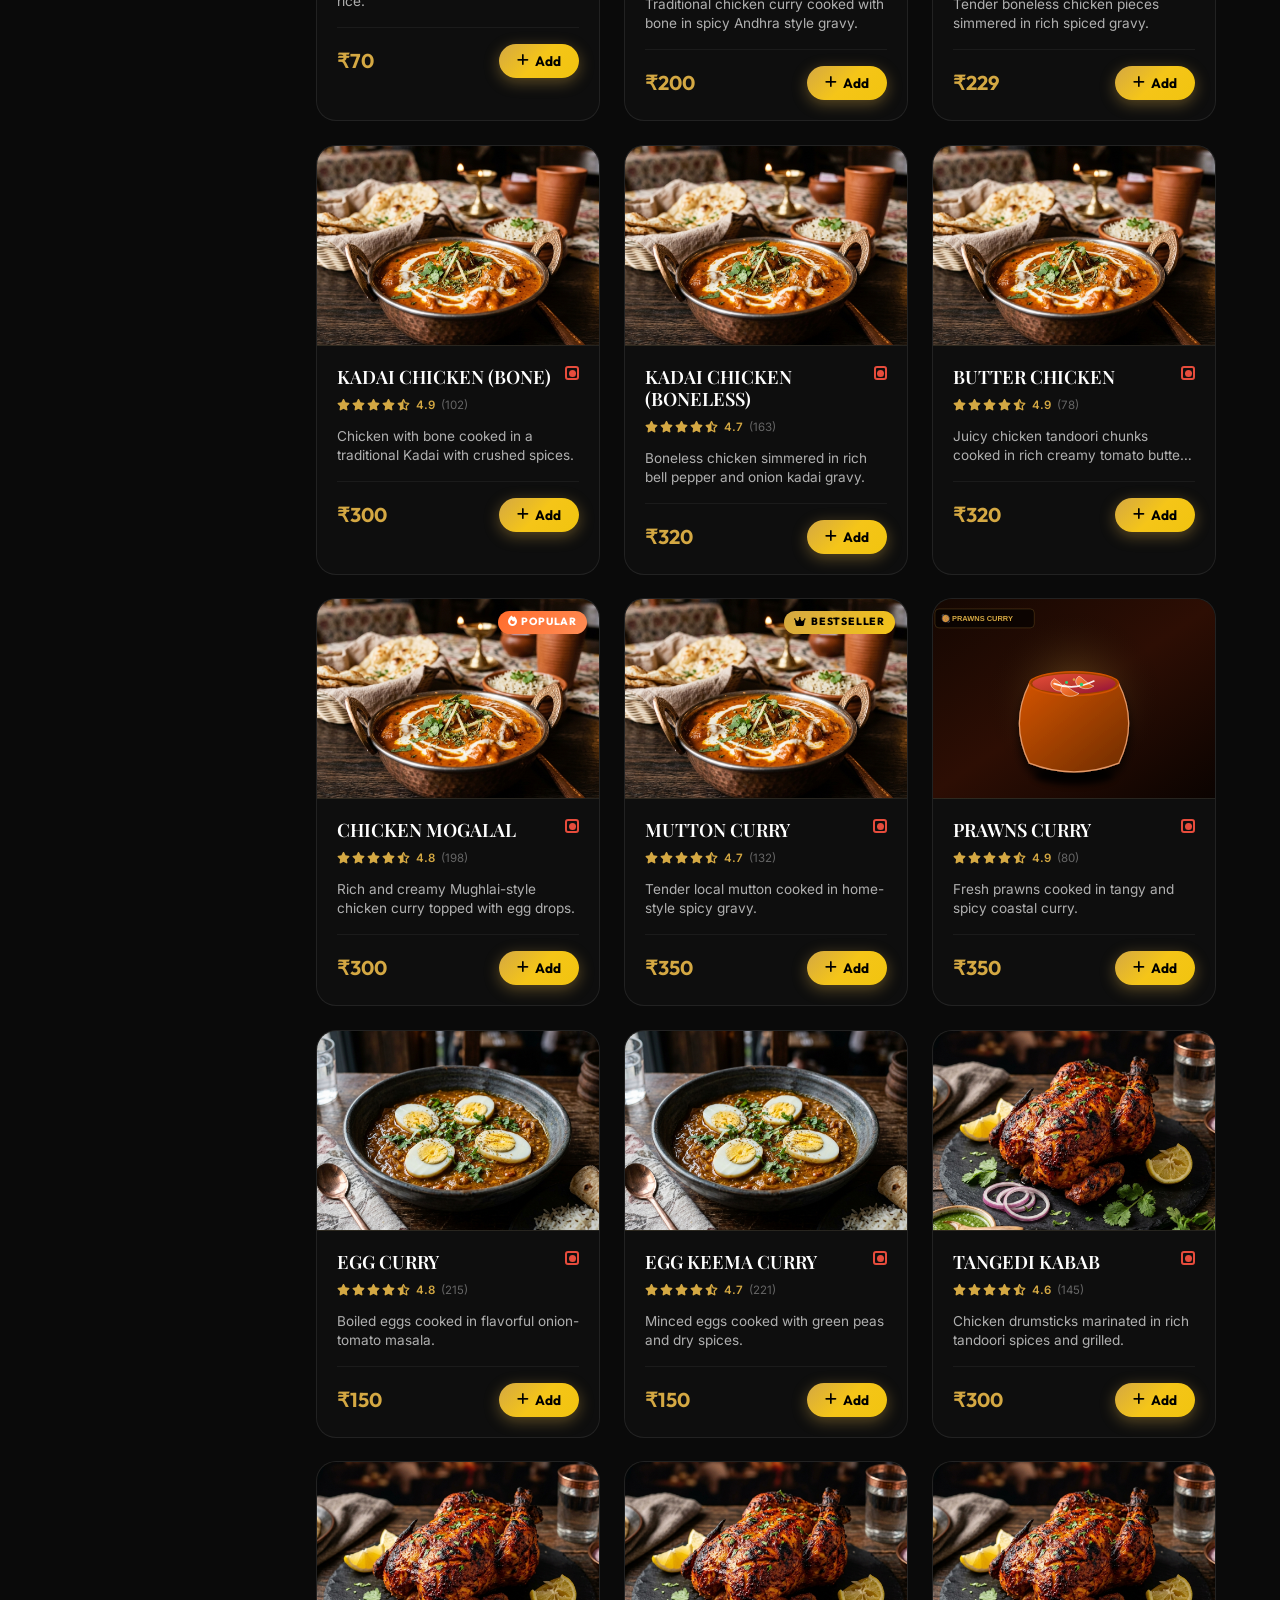
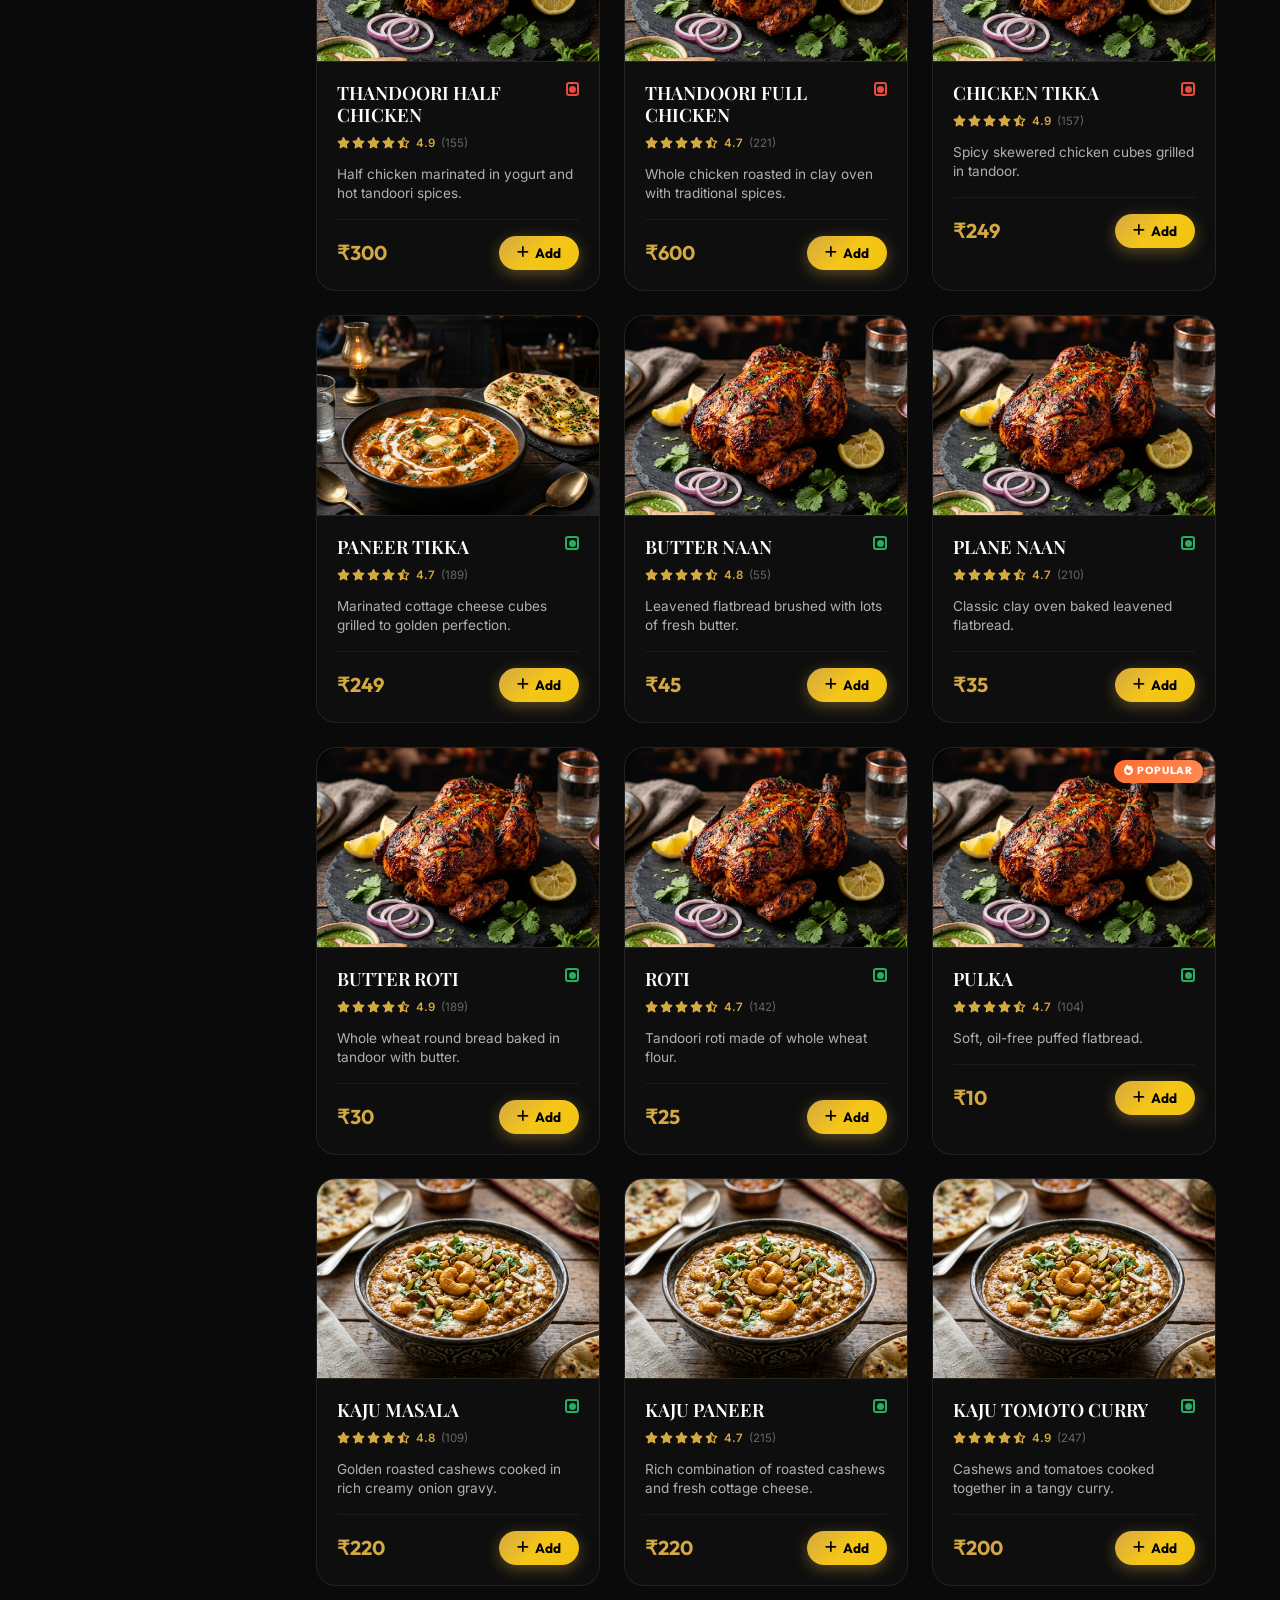
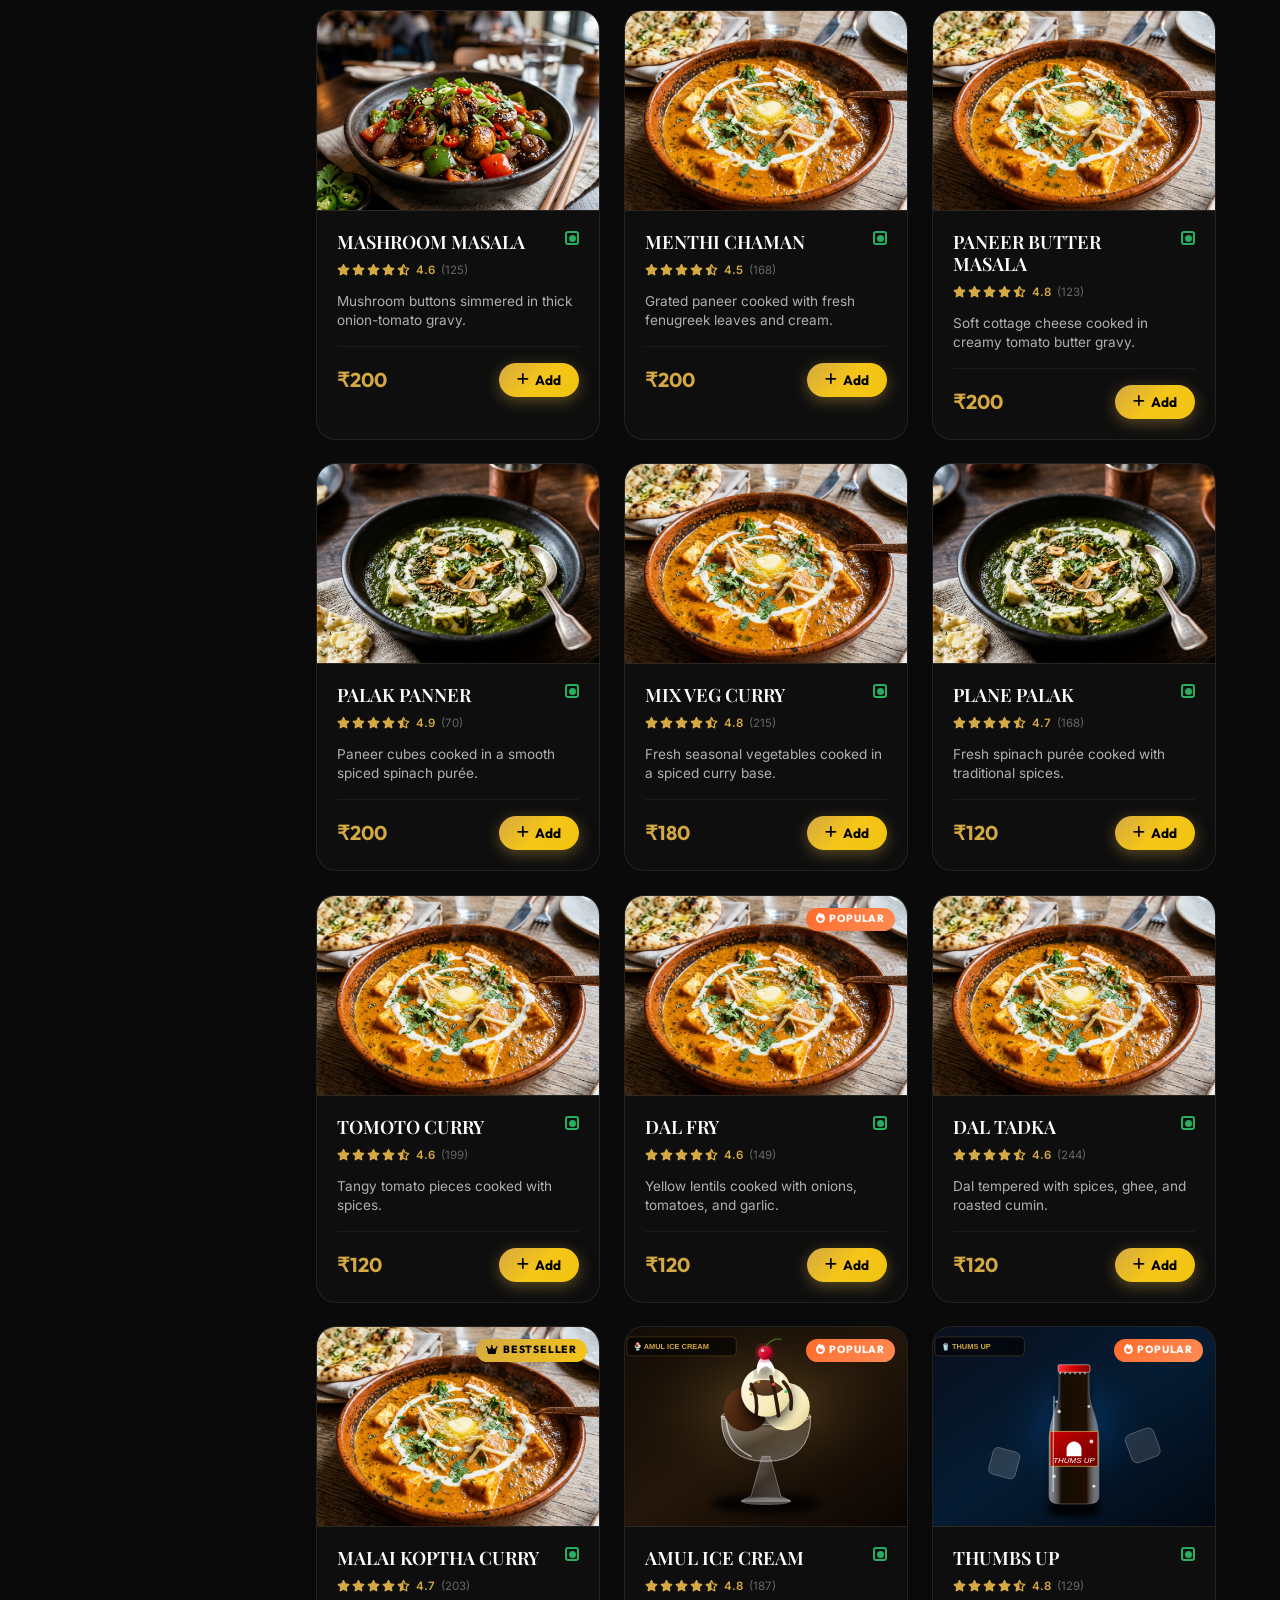
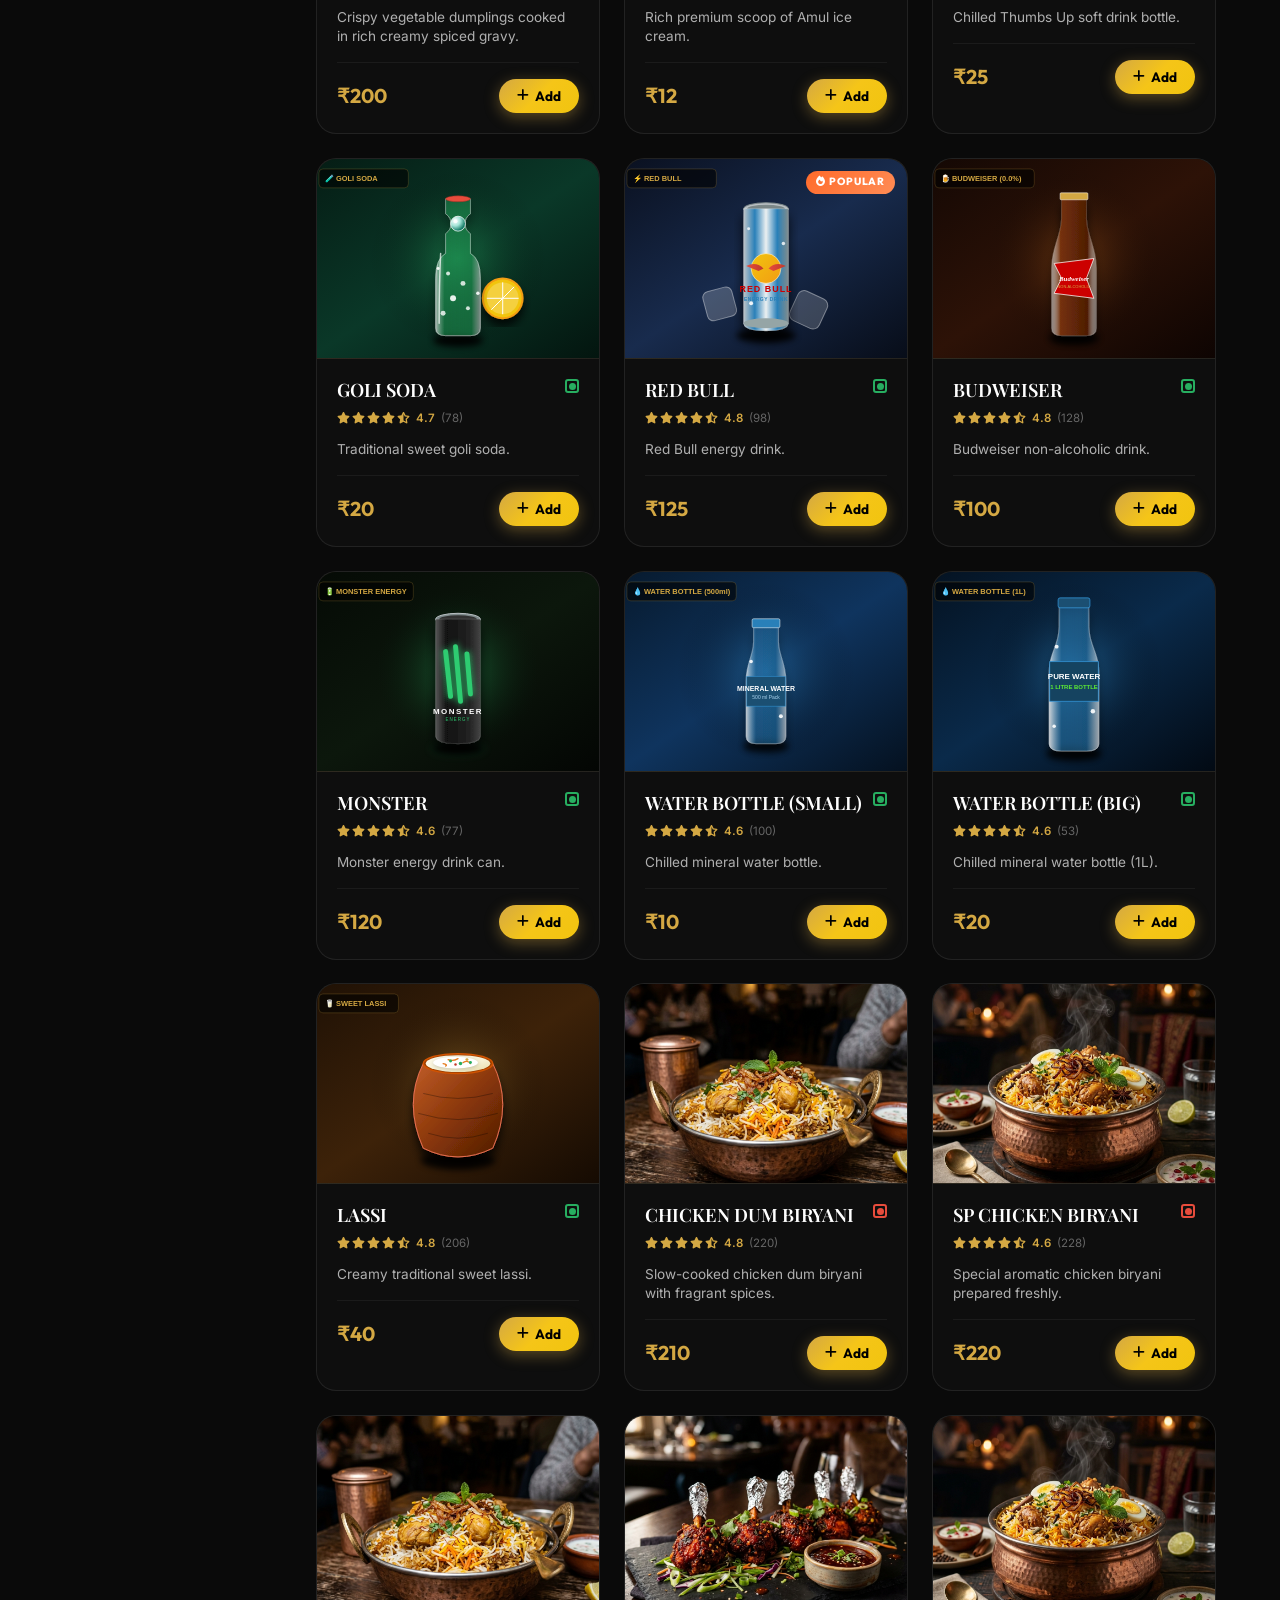
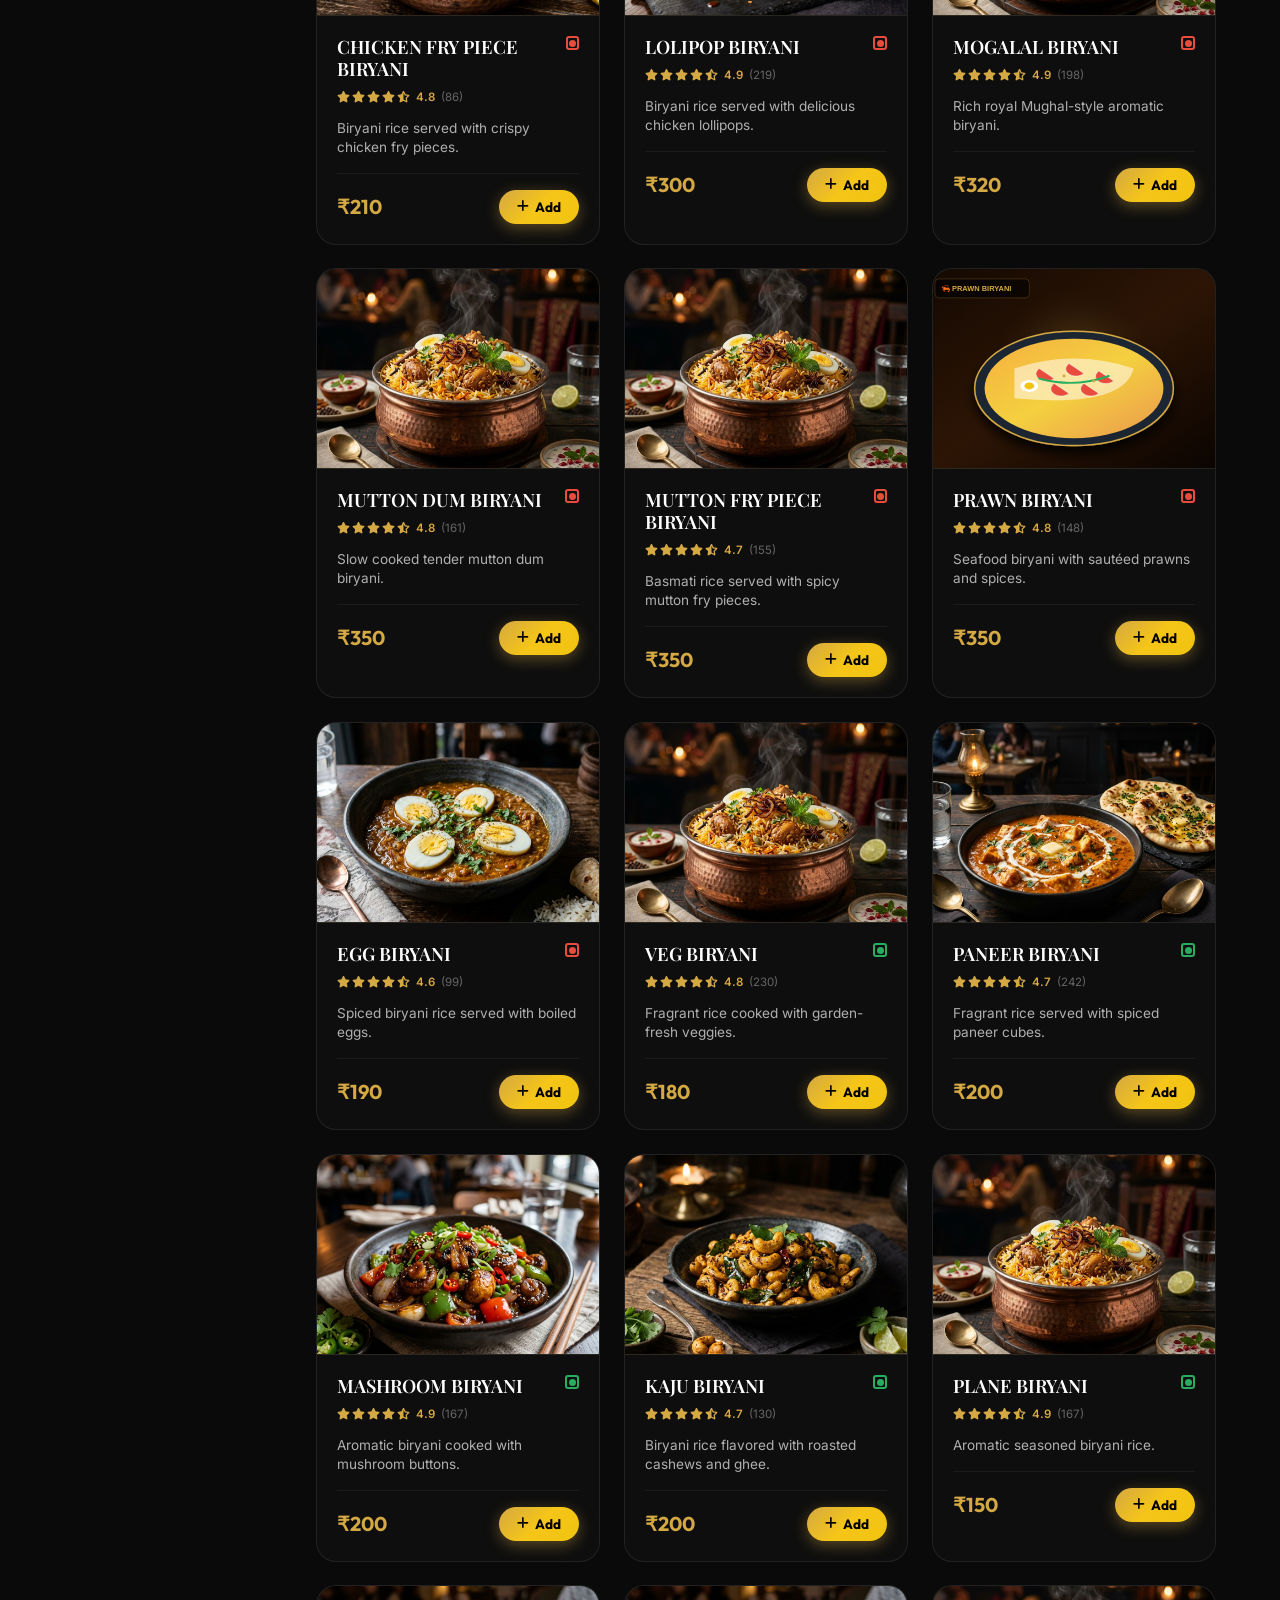
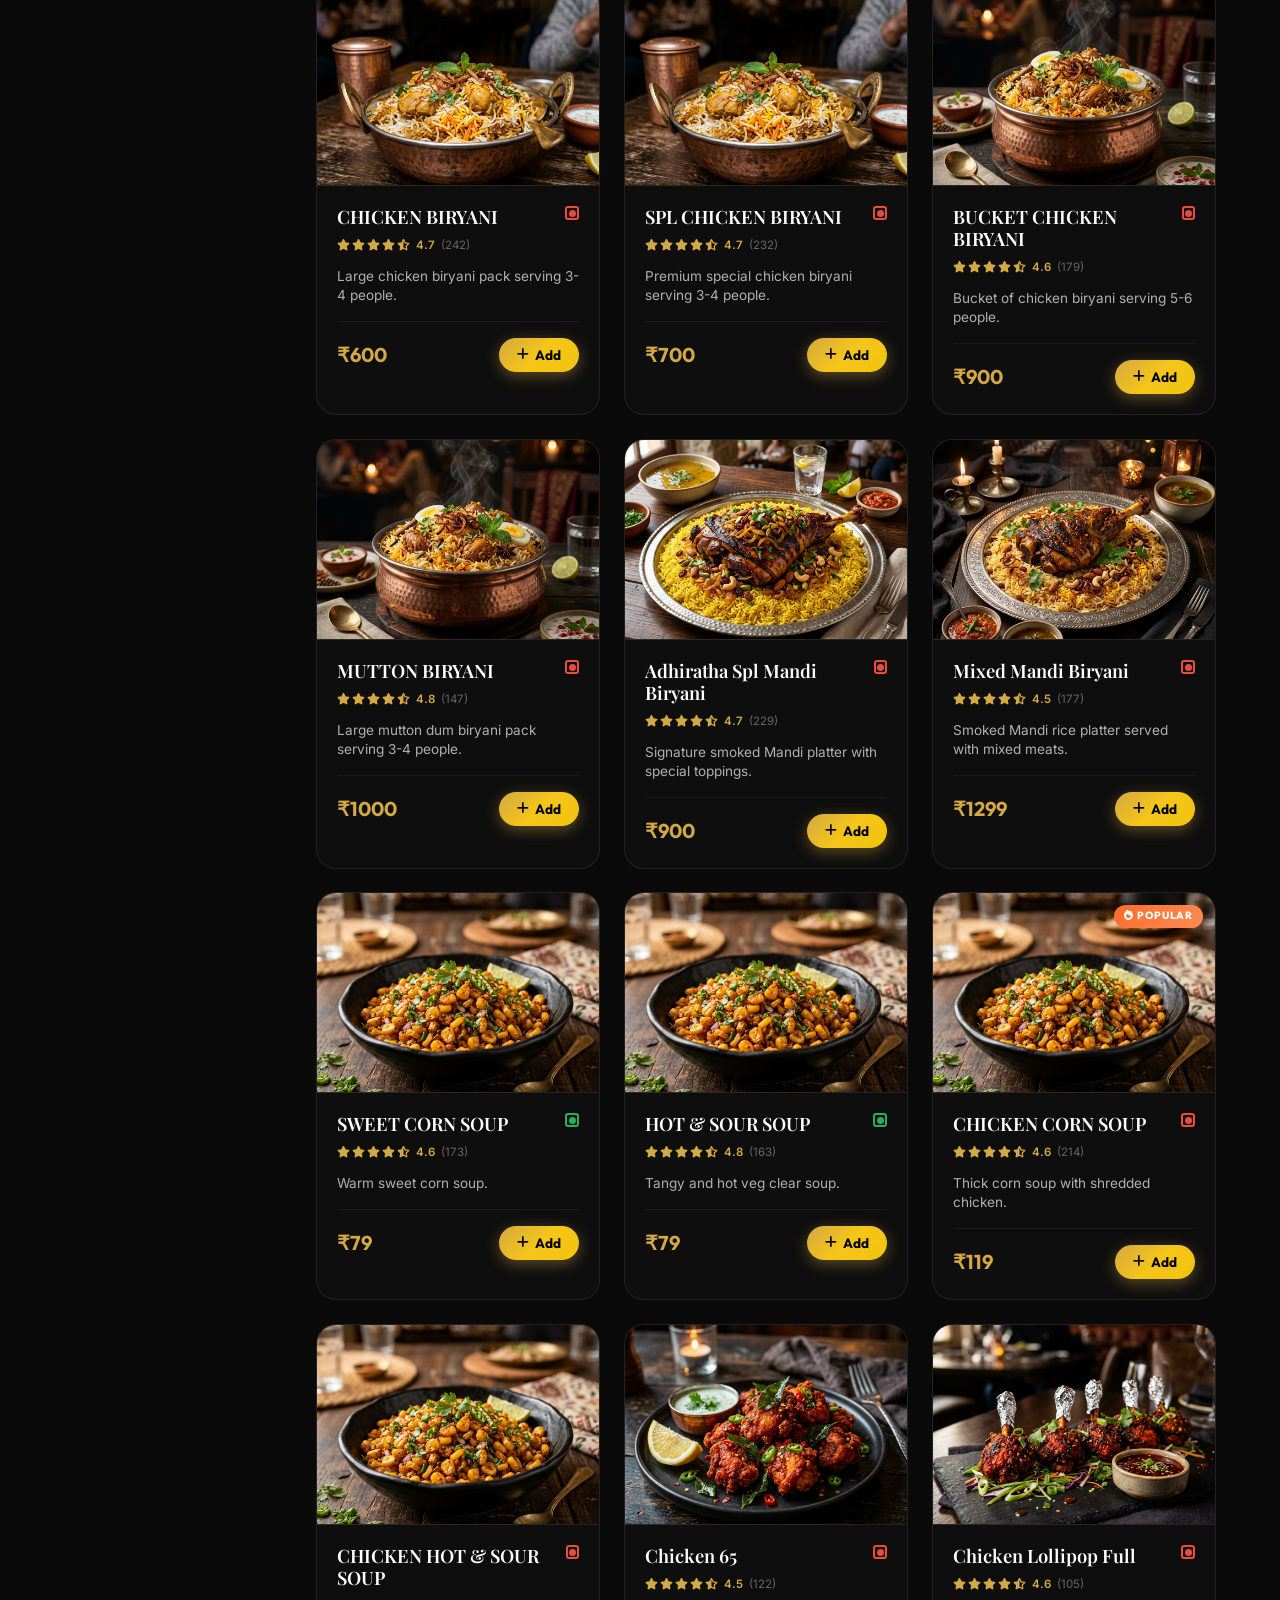
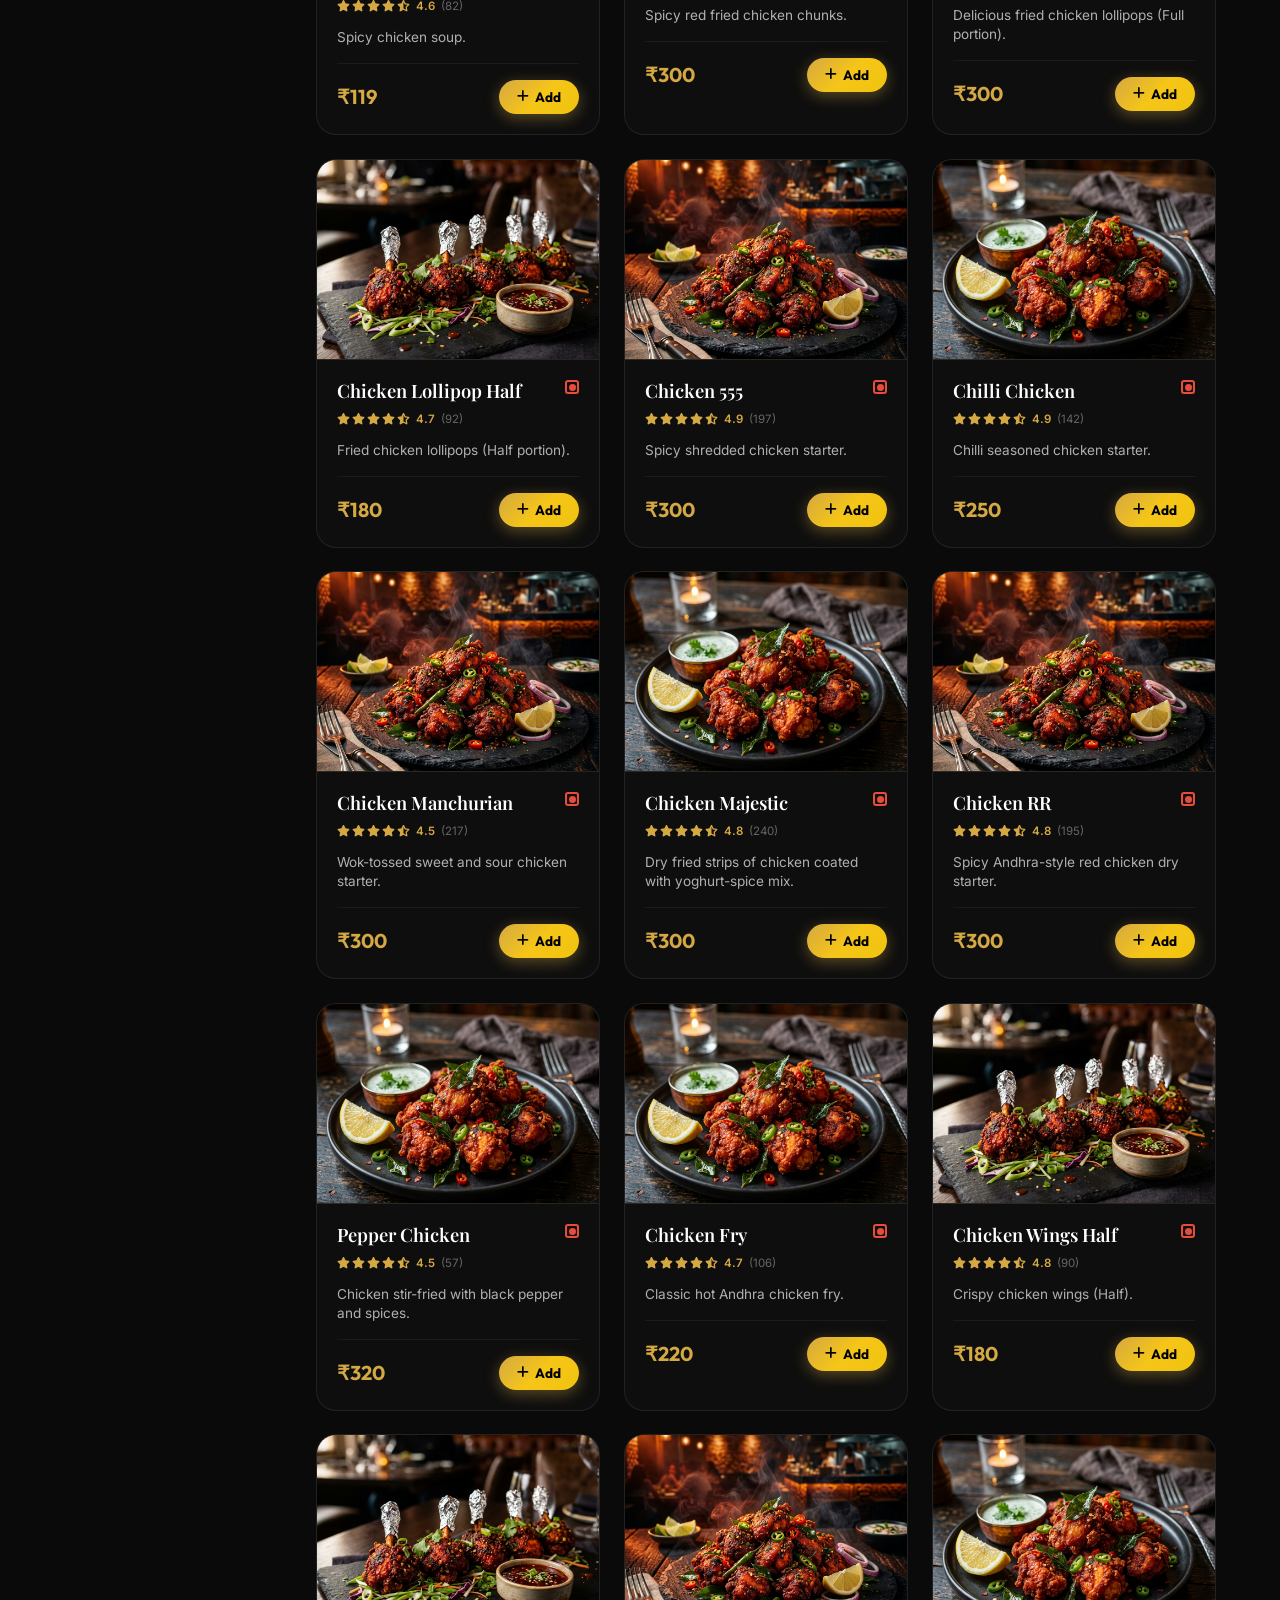
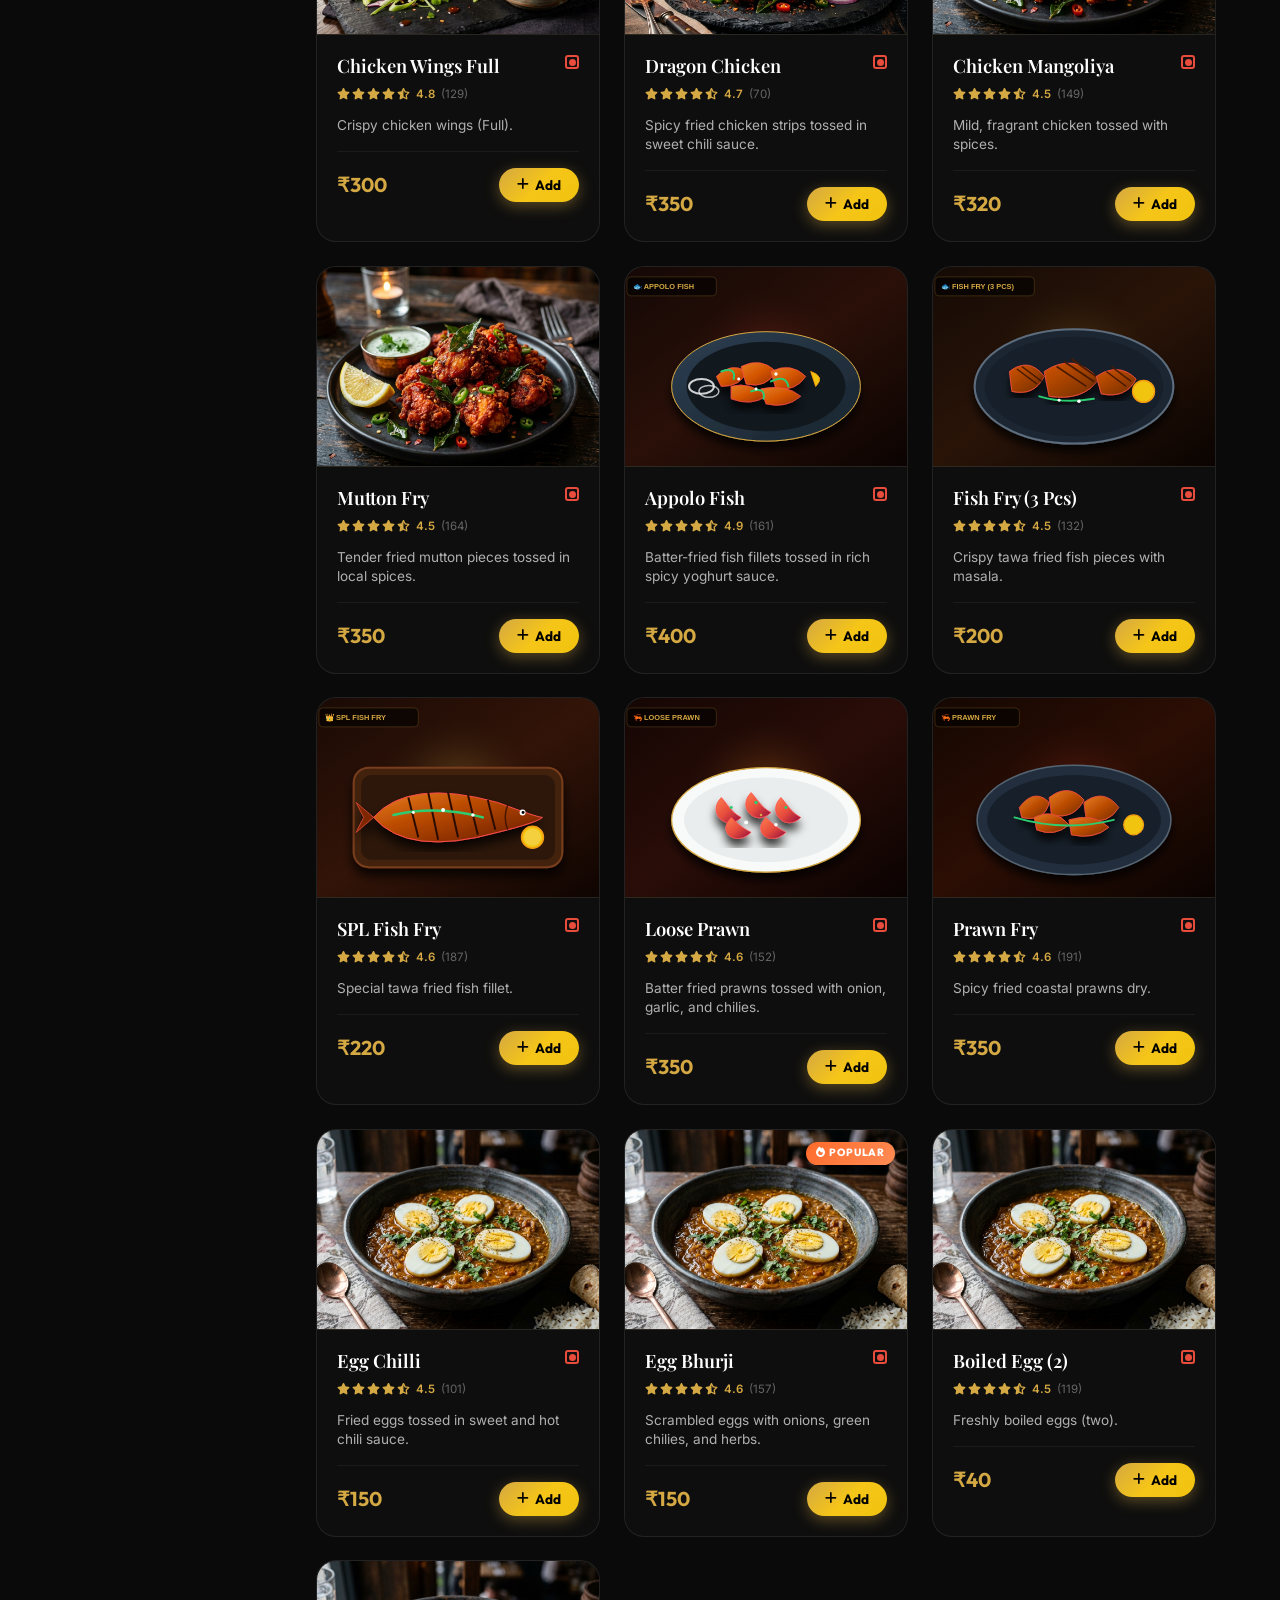
<file: menu.html>
<!DOCTYPE html>
<html lang="en">
<head>
  <meta charset="UTF-8">
  <meta name="viewport" content="width=device-width, initial-scale=1.0">
  <title>ADHIRATHA Family Restaurant, PAMUR | Menu Card</title>
  
  <!-- Site & Application Name for Search Engines (Google Site Name) -->
  <meta name="application-name" content="ADHIRATHA Family Restaurant, PAMUR">
  <meta name="apple-mobile-web-app-title" content="ADHIRATHA Family Restaurant, PAMUR">

  <!-- SEO Meta Tags -->
  <meta name="description" content="Explore the full menu card of ADHIRATHA Family Restaurant, PAMUR. Veg starters, Non-Veg Curries, Biryani, Mandi, Chinese, Drinks, and Desserts.">
  <meta name="author" content="ADHIRATHA Family Restaurant, PAMUR">
  <link rel="manifest" href="manifest.json">

  <!-- Open Graph -->
  <meta property="og:type" content="website">
  <meta property="og:title" content="ADHIRATHA Family Restaurant, PAMUR | Menu Card">
  <meta property="og:site_name" content="ADHIRATHA Family Restaurant, PAMUR">

  <!-- Favicon -->
  <link rel="shortcut icon" href="data:image/svg+xml,%3Csvg xmlns='http://www.w3.org/2000/svg' viewBox='0 0 100 100'%3E%3Ctext y='.9em' font-size='90'%3E🍽️%3C/text%3E%3C/svg%3E" type="image/x-icon">

  <!-- Icons -->
  <link rel="stylesheet" href="https://cdnjs.cloudflare.com/ajax/libs/font-awesome/6.4.0/css/all.min.css">

  <!-- Stylesheets -->
  <link rel="stylesheet" href="css/style.css?v=4">
  <link rel="stylesheet" href="css/menu.css?v=4">
  <link rel="stylesheet" href="css/responsive.css?v=4">
</head>
<body class="menu-page" id="menu-page-container">

  <!-- Header / Navigation -->
  <header class="navbar">
    <div class="container">
      <a href="index.html" class="nav-brand">
        <div class="nav-brand-icon">A</div>
        <div class="nav-brand-text">
          <span class="nav-brand-name">ADHIRATHA</span>
          <span class="nav-brand-tag">Family Restaurant</span>
        </div>
      </a>

      <nav class="nav-links">
        <a href="index.html" class="nav-link">Home</a>
        <a href="about.html" class="nav-link">About Us</a>
        <a href="menu.html" class="nav-link">Menu</a>
        <a href="reservation.html" class="nav-link">Table Booking</a>
        <a href="reviews.html" class="nav-link">Reviews</a>
        <a href="contact.html" class="nav-link">Contact</a>
        
        <!-- WhatsApp Quick Order -->
        <a href="https://wa.me/916301042993?text=Hello!%20I'd%20like%20to%20order%20from%20Adhiratha%20Restaurant." target="_blank" class="nav-cart" title="WhatsApp Order" style="background:linear-gradient(135deg,#25d366,#128c7e);border-radius:50px;padding:8px 16px;color:#fff;text-decoration:none;font-size:0.85rem;font-weight:700;display:flex;align-items:center;gap:6px;">
          <i class="fa-brands fa-whatsapp" style="font-size:1.1rem;"></i>
          <span>Quick Order</span>
        </a>
      </nav>

      <div class="nav-toggle">
        <span></span>
        <span></span>
        <span></span>
      </div>
    </div>
  </header>

  <div class="nav-overlay"></div>

  <!-- Page Header -->
  <section class="page-header">
    <div class="container">
      <h1>Our Royal Menu</h1>
      <p class="text-secondary">Indulge in our exquisite range of fresh delicacies made with aromatic Indian spices.</p>
      <div class="breadcrumb">
        <a href="index.html">Home</a>
        <span>/</span>
        <span class="current">Menu</span>
      </div>
    </div>
  </section>

  <!-- Menu Body Layout -->
  <section class="section" style="padding-top: var(--space-xl);" id="menu-results-section">
    <div class="container">

      <!-- Horizontal Categories Scroll Bar (For smaller screens) -->
      <div class="category-tabs" id="menu-category-tabs" style="display:flex;gap:8px;overflow-x:auto;padding:10px 0 14px;scrollbar-width:none;margin-bottom:10px;">
        <!-- Dynamically rendered by menu.js -->
      </div>

      <!-- Search & Filters Toolbar -->
      <div class="search-bar">
        <div class="search-input-wrapper">
          <i class="fa-solid fa-magnifying-glass"></i>
          <input type="text" id="menu-search-input" class="search-input" placeholder="Search for Biryani, Mandi, Paneer, Fish...">
        </div>

        <div class="filter-toggle">
          <button class="filter-toggle-btn active" data-filter="all">All Dishes</button>
          <button class="filter-toggle-btn" data-filter="veg">🟢 Veg Only</button>
          <button class="filter-toggle-btn" data-filter="nonveg">🔴 Non-Veg</button>
        </div>

        <select id="menu-sort-select" class="filter-select">
          <option value="default">Sort: Default</option>
          <option value="price-low">Price: Low to High</option>
          <option value="price-high">Price: High to Low</option>
        </select>
        
        <div class="view-toggle">
          <button class="view-toggle-btn active" data-view="grid" title="Grid View">
            <i class="fa-solid fa-grid-2"></i><i class="fa-solid fa-table-cells-large"></i>
          </button>
          <button class="view-toggle-btn" data-view="list" title="List View">
            <i class="fa-solid fa-list"></i>
          </button>
        </div>
      </div>

      <div class="menu-layout">
        <!-- Sidebar Navigation (Desktop) -->
        <aside class="menu-sidebar">
          <h3 class="menu-sidebar-title">Categories</h3>
          <div id="menu-sidebar-list">
            <!-- Dynamically rendered by menu.js -->
          </div>
        </aside>

        <!-- Main Items Area -->
        <main style="flex:1;">
          <div class="menu-results-info">
            <span class="menu-results-count" id="menu-results-count-value">Loading dishes...</span>
            <span class="text-xs text-muted">Prices are inclusive of all taxes.</span>
          </div>

          <div id="menu-items-container" class="food-grid">
            <!-- Dynamically rendered by menu.js -->
          </div>
        </main>
      </div>

    </div>
  </section>

  <!-- Footer -->
  <footer class="footer">
    <div class="container">
      <div class="footer-grid">
        <div class="footer-about">
          <a href="index.html" class="footer-brand">
            <div class="nav-brand-icon">A</div>
            <span class="nav-brand-name">ADHIRATHA</span>
          </a>
          <p>ADHIRATHA Family Restaurant (AC) is the finest culinary destination in Pamuru, Andhra Pradesh. Serving genuine hospitality and premium Indian cuisine since years.</p>
          
          <!-- App Badge Request -->
          <div style="margin-top:var(--space-xl); display:inline-flex; align-items:center; gap:15px; background:rgba(212,168,67,0.1); border:1px solid var(--border-gold); padding:10px 20px; border-radius:var(--radius-lg);">
            <div style="font-family:var(--font-heading); font-size:1.2rem; font-weight:800; color:var(--gold); letter-spacing:2px;">APP</div>
          </div>
        </div>

        <div class="footer-col">
          <h4 class="footer-heading">Quick Links</h4>
          <ul class="footer-links">
            <li><a href="index.html"><i class="fa-solid fa-chevron-right"></i> Home</a></li>
            <li><a href="about.html"><i class="fa-solid fa-chevron-right"></i> About Us</a></li>
            <li><a href="menu.html"><i class="fa-solid fa-chevron-right"></i> Menu Card</a></li>
            <li><a href="reservation.html"><i class="fa-solid fa-chevron-right"></i> Book a Table</a></li>
          </ul>
        </div>

        <div class="footer-col">
          <h4 class="footer-heading">Opening Hours</h4>
          <ul class="footer-links" style="color:var(--text-secondary); font-size:0.9rem;">
            <li style="margin-bottom:10px;"><strong>Monday - Friday:</strong><br>11:00 AM – 11:00 PM</li>
            <li><strong>Saturday - Sunday:</strong><br>11:00 AM – 11:30 PM</li>
          </ul>
        </div>

        <div class="footer-col">
          <h4 class="footer-heading">Contact Us</h4>
          <div class="footer-contact-item">
            <i class="fa-solid fa-location-dot"></i>
            <span>Near Highway (NH-565),<br>Near Govt. Hospital, Pamuru,<br>Andhra Pradesh - 523108</span>
          </div>
          <div class="footer-contact-item" style="margin-top:10px;">
            <i class="fa-solid fa-phone"></i>
            <span style="font-size:0.88rem;">
              <div style="color:var(--text-secondary); margin-bottom:4px; font-size: 0.8rem;">Managed by:</div>
              <a href="tel:6301042993" style="color:var(--gold); display:block; font-weight:600; margin-bottom:2px;">Jamakala Obulesh: 63010 42993</a>
              <a href="tel:9912281479" style="color:var(--text-secondary); display:block; margin-bottom:2px;">Varukute Hanumanthu: 99122 81479</a>
              <a href="tel:9666250268" style="color:var(--text-secondary); display:block;">Pula Madhava: 96662 50268</a>
            </span>
          </div>
        </div>
      </div>

      <div class="footer-bottom">
        <p>&copy; 2026 ADHIRATHA Family Restaurant. All Rights Reserved.</p>
      </div>
    </div>
  </footer>

  <!-- Floating Call / WhatsApp -->
  <div class="floating-btns">
    <a href="tel:6301042993" class="float-btn float-btn-call" title="Call Us 6301042993">
      <i class="fa-solid fa-phone"></i>
    </a>
    <a href="https://wa.me/916301042993" target="_blank" class="float-btn float-btn-whatsapp" title="WhatsApp Order">
      <i class="fa-brands fa-whatsapp"></i>
    </a>
    <button class="float-btn float-btn-top" id="scroll-to-top-btn" title="Back to Top">
      <i class="fa-solid fa-arrow-up"></i>
    </button>
  </div>

  <!-- Scripts -->
  <script src="js/data.js?v=6"></script>
  <script src="js/app.js?v=4"></script>
  <script src="js/menu.js?v=4"></script>
</body>
</html>
</file>
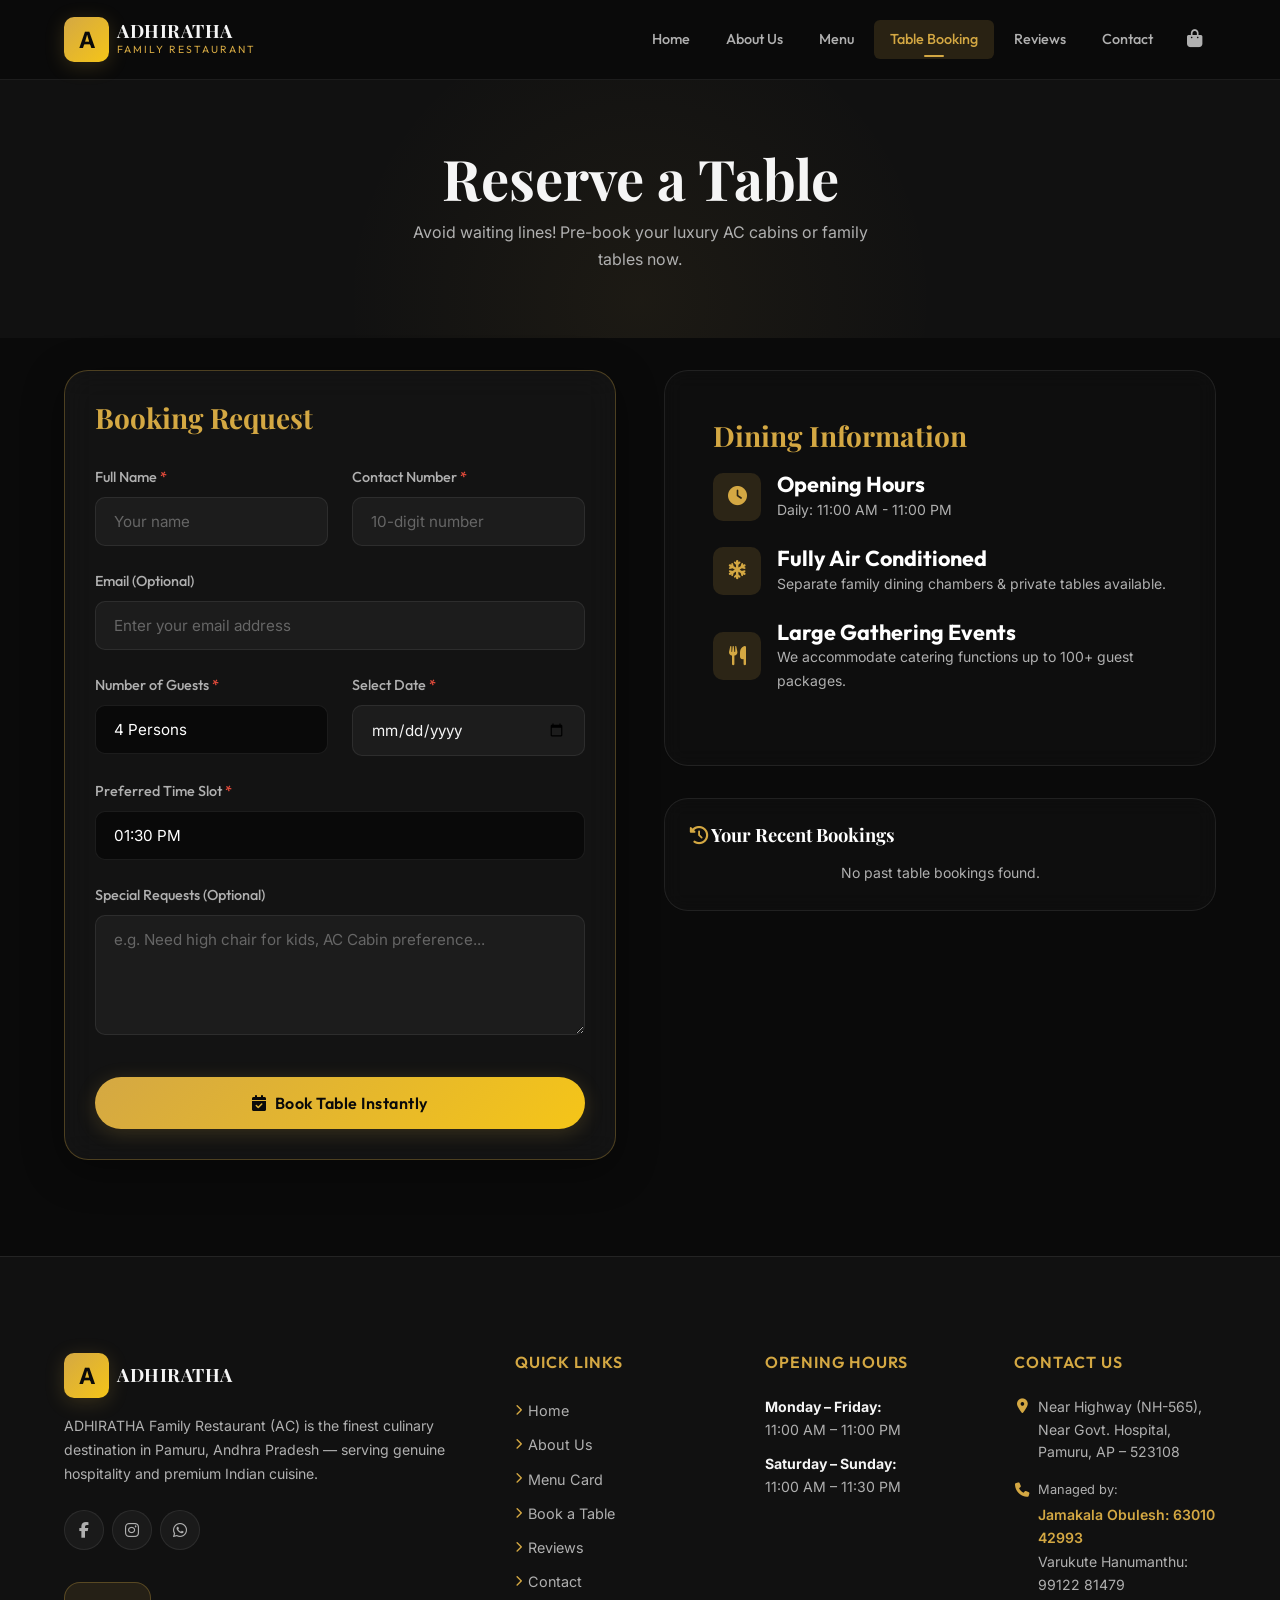
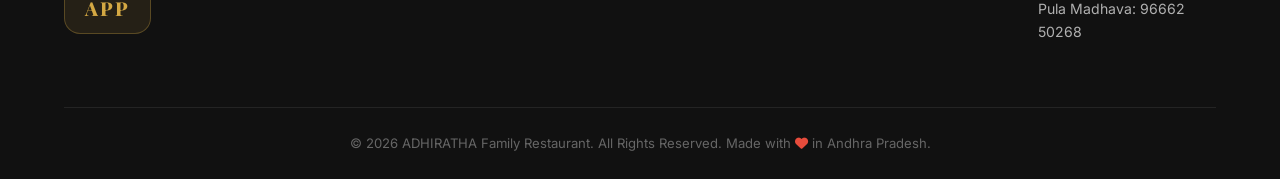
<file: reservation.html>
<!DOCTYPE html>
<html lang="en">
<head>
  <meta charset="UTF-8">
  <meta name="viewport" content="width=device-width, initial-scale=1.0">
  <title>ADHIRATHA Family Restaurant, PAMUR | Table Reservation</title>
  
  <!-- Site & Application Name for Search Engines (Google Site Name) -->
  <meta name="application-name" content="ADHIRATHA Family Restaurant, PAMUR">
  <meta name="apple-mobile-web-app-title" content="ADHIRATHA Family Restaurant, PAMUR">
  <meta name="author" content="ADHIRATHA Family Restaurant, PAMUR">
  <link rel="manifest" href="manifest.json">

  <!-- Open Graph -->
  <meta property="og:type" content="website">
  <meta property="og:title" content="ADHIRATHA Family Restaurant, PAMUR | Table Booking">
  <meta property="og:site_name" content="ADHIRATHA Family Restaurant, PAMUR">

  <!-- Favicon -->
  <link rel="shortcut icon" href="data:image/svg+xml,%3Csvg xmlns='http://www.w3.org/2000/svg' viewBox='0 0 100 100'%3E%3Ctext y='.9em' font-size='90'%3E🍽️%3C/text%3E%3C/svg%3E" type="image/x-icon">

  <!-- Icons -->
  <link rel="stylesheet" href="https://cdnjs.cloudflare.com/ajax/libs/font-awesome/6.4.0/css/all.min.css">

  <!-- Stylesheets -->
  <link rel="stylesheet" href="css/style.css?v=2">
  <link rel="stylesheet" href="css/responsive.css?v=2">
</head>
<body class="menu-page" id="reservation-page-container">

  <!-- Header / Navigation -->
  <header class="navbar">
    <div class="container">
      <a href="index.html" class="nav-brand">
        <div class="nav-brand-icon">A</div>
        <div class="nav-brand-text">
          <span class="nav-brand-name">ADHIRATHA</span>
          <span class="nav-brand-tag">Family Restaurant</span>
        </div>
      </a>

      <nav class="nav-links">
        <a href="index.html" class="nav-link">Home</a>
        <a href="about.html" class="nav-link">About Us</a>
        <a href="menu.html" class="nav-link">Menu</a>
        <a href="reservation.html" class="nav-link active">Table Booking</a>
        <a href="reviews.html" class="nav-link">Reviews</a>
        <a href="contact.html" class="nav-link">Contact</a>
        
        <a href="cart.html" class="nav-cart">
          <i class="fa-solid fa-bag-shopping"></i>
          <span class="cart-badge">0</span>
        </a>
      </nav>

      <div class="nav-toggle">
        <span></span>
        <span></span>
        <span></span>
      </div>
    </div>
  </header>

  <div class="nav-overlay"></div>

  <!-- Page Header -->
  <section class="page-header">
    <div class="container">
      <h1>Reserve a Table</h1>
      <p class="text-secondary">Avoid waiting lines! Pre-book your luxury AC cabins or family tables now.</p>
    </div>
  </section>

  <!-- Reservation Section content -->
  <section class="section" style="padding-top: var(--space-xl);">
    <div class="container">
      
      <div class="reservation-wrapper">
        
        <!-- Left Column: Form booking -->
        <div id="reservation-form-wrapper">
          <form id="reservation-form" style="background:rgba(255,255,255,0.04); border:1px solid rgba(212,168,67,0.3); padding:30px; border-radius:var(--radius-xl); backdrop-filter:blur(16px); box-shadow:0 10px 40px rgba(0,0,0,0.4);">
            <h3 class="mb-4" style="font-family:var(--font-heading); color:var(--gold);">Booking Request</h3>
            
            <div class="form-row">
              <div class="form-group">
                <label for="res-name" class="form-label">Full Name <span class="required">*</span></label>
                <input type="text" id="res-name" class="form-input" placeholder="Your name" required>
              </div>
              <div class="form-group">
                <label for="res-phone" class="form-label">Contact Number <span class="required">*</span></label>
                <input type="tel" id="res-phone" class="form-input" placeholder="10-digit number" required>
              </div>
            </div>

            <div class="form-group">
              <label for="res-email" class="form-label">Email (Optional)</label>
              <input type="email" id="res-email" class="form-input" placeholder="Enter your email address">
            </div>

            <div class="form-row">
              <div class="form-group">
                <label for="res-members" class="form-label">Number of Guests <span class="required">*</span></label>
                <select id="res-members" class="form-select" style="background:rgba(0,0,0,0.5); color:#fff; cursor:pointer;">
                  <option value="2">2 Persons</option>
                  <option value="4" selected>4 Persons</option>
                  <option value="6">6 Persons</option>
                  <option value="8">8 Persons</option>
                  <option value="12">12+ (Large Gathering)</option>
                </select>
              </div>
              <div class="form-group">
                <label for="res-date" class="form-label">Select Date <span class="required">*</span></label>
                <input type="date" id="res-date" class="form-input" required>
              </div>
            </div>

            <div class="form-group">
              <label for="res-time" class="form-label">Preferred Time Slot <span class="required">*</span></label>
              <select id="res-time" class="form-select" style="background:rgba(0,0,0,0.5); color:#fff; cursor:pointer;">
                <!-- Lunch slots -->
                <option value="11:30 AM">11:30 AM (Early Lunch)</option>
                <option value="12:30 PM">12:30 PM</option>
                <option value="01:30 PM" selected>01:30 PM</option>
                <option value="02:30 PM">02:30 PM</option>
                <!-- Dinner slots -->
                <option value="07:30 PM">07:30 PM (Dinner)</option>
                <option value="08:30 PM">08:30 PM</option>
                <option value="09:30 PM">09:30 PM</option>
                <option value="10:30 PM">10:30 PM</option>
              </select>
            </div>

            <div class="form-group">
              <label for="res-requests" class="form-label">Special Requests (Optional)</label>
              <textarea id="res-requests" class="form-textarea" placeholder="e.g. Need high chair for kids, AC Cabin preference..."></textarea>
            </div>

            <button type="submit" class="btn btn-gold btn-block btn-lg" style="margin-top:10px;">
              <i class="fa-solid fa-calendar-check"></i> Book Table Instantly
            </button>
          </form>
        </div>

        <!-- Right Column: Info & past reservations check -->
        <div>
          <!-- Restaurant hours & reservation policies -->
          <div class="reservation-info mb-4" style="background:rgba(255,255,255,0.02); border:1px solid rgba(255,255,255,0.08); backdrop-filter:blur(10px);">
            <h3 style="font-family:var(--font-heading); color:var(--gold); margin-bottom:20px;">Dining Information</h3>
            
            <div class="reservation-info-item">
              <div class="reservation-info-icon"><i class="fa-solid fa-clock"></i></div>
              <div>
                <h4 style="font-family:var(--font-accent); color:#fff;">Opening Hours</h4>
                <p class="text-sm" style="color:var(--text-secondary);">Daily: 11:00 AM - 11:00 PM</p>
              </div>
            </div>

            <div class="reservation-info-item">
              <div class="reservation-info-icon"><i class="fa-solid fa-snowflake"></i></div>
              <div>
                <h4 style="font-family:var(--font-accent); color:#fff;">Fully Air Conditioned</h4>
                <p class="text-sm" style="color:var(--text-secondary);">Separate family dining chambers & private tables available.</p>
              </div>
            </div>

            <div class="reservation-info-item">
              <div class="reservation-info-icon"><i class="fa-solid fa-utensils"></i></div>
              <div>
                <h4 style="font-family:var(--font-accent); color:#fff;">Large Gathering Events</h4>
                <p class="text-sm" style="color:var(--text-secondary);">We accommodate catering functions up to 100+ guest packages.</p>
              </div>
            </div>
          </div>

          <!-- Past bookings display -->
          <div style="background:rgba(255,255,255,0.02); border:1px solid rgba(255,255,255,0.08); border-radius:var(--radius-xl); padding:25px; backdrop-filter:blur(10px);">
            <h3 style="font-family:var(--font-heading); font-size:1.15rem; margin-bottom:15px; color:#fff;"><i class="fa-solid fa-clock-rotate-left text-gold"></i> Your Recent Bookings</h3>
            <div id="past-bookings-list">
              <!-- Dynamically populated by reservation.js -->
            </div>
          </div>

        </div>

      </div>

    </div>
  </section>

  <!-- ============================================================
       FOOTER
  ============================================================ -->
  <footer class="footer" id="main-footer">
    <div class="container">
      <div class="footer-grid">
        <div class="footer-about">
          <a href="index.html" class="footer-brand" style="display:flex; align-items:center; gap:var(--space-sm); text-decoration:none; margin-bottom:var(--space-md);">
            <div class="nav-brand-icon">A</div>
            <span class="nav-brand-name">ADHIRATHA</span>
          </a>
          <p style="font-size:0.88rem; margin-bottom:var(--space-lg);">ADHIRATHA Family Restaurant (AC) is the finest culinary destination in Pamuru, Andhra Pradesh — serving genuine hospitality and premium Indian cuisine.</p>
          <div class="footer-social">
            <a href="#" aria-label="Facebook"><i class="fa-brands fa-facebook-f"></i></a>
            <a href="#" aria-label="Instagram"><i class="fa-brands fa-instagram"></i></a>
            <a href="https://wa.me/916301042993" target="_blank" rel="noopener" aria-label="WhatsApp"><i class="fa-brands fa-whatsapp"></i></a>
          </div>

          <!-- App Badge Request -->
          <div style="margin-top:var(--space-xl); display:inline-flex; align-items:center; gap:15px; background:rgba(212,168,67,0.1); border:1px solid var(--border-gold); padding:10px 20px; border-radius:var(--radius-lg);">
            <div style="font-family:var(--font-heading); font-size:1.2rem; font-weight:800; color:var(--gold); letter-spacing:2px;">APP</div>
          </div>
        </div>

        <div class="footer-col">
          <h4 class="footer-heading">Quick Links</h4>
          <ul class="footer-links">
            <li><a href="index.html"><i class="fa-solid fa-chevron-right"></i> Home</a></li>
            <li><a href="about.html"><i class="fa-solid fa-chevron-right"></i> About Us</a></li>
            <li><a href="menu.html"><i class="fa-solid fa-chevron-right"></i> Menu Card</a></li>
            <li><a href="reservation.html"><i class="fa-solid fa-chevron-right"></i> Book a Table</a></li>
            <li><a href="reviews.html"><i class="fa-solid fa-chevron-right"></i> Reviews</a></li>
            <li><a href="contact.html"><i class="fa-solid fa-chevron-right"></i> Contact</a></li>
          </ul>
        </div>

        <div class="footer-col">
          <h4 class="footer-heading">Opening Hours</h4>
          <ul class="footer-links" style="color:var(--text-secondary); font-size:0.88rem;">
            <li style="margin-bottom:12px;"><strong style="color:var(--text-primary);">Monday – Friday:</strong><br>11:00 AM – 11:00 PM</li>
            <li><strong style="color:var(--text-primary);">Saturday – Sunday:</strong><br>11:00 AM – 11:30 PM</li>
          </ul>
        </div>

        <div class="footer-col">
          <h4 class="footer-heading">Contact Us</h4>
          <div class="footer-contact-item" style="display:flex; gap:var(--space-sm); margin-bottom:var(--space-md); align-items:flex-start;">
            <i class="fa-solid fa-location-dot" style="color:var(--gold); margin-top:3px; flex-shrink:0;"></i>
            <span style="font-size:0.88rem; color:var(--text-secondary);">Near Highway (NH-565), Near Govt. Hospital, Pamuru, AP – 523108</span>
          </div>
          <div class="footer-contact-item" style="display:flex; gap:var(--space-sm); align-items:flex-start;">
            <i class="fa-solid fa-phone" style="color:var(--gold); margin-top:3px; flex-shrink:0;"></i>
            <div style="font-size:0.88rem;">
              <div style="color:var(--text-secondary); margin-bottom:4px; font-size: 0.8rem;">Managed by:</div>
              <a href="tel:6301042993" style="color:var(--gold); display:block; font-weight:600; margin-bottom:2px;">Jamakala Obulesh: 63010 42993</a>
              <a href="tel:9912281479" style="color:var(--text-secondary); display:block; margin-bottom:2px;">Varukute Hanumanthu: 99122 81479</a>
              <a href="tel:9666250268" style="color:var(--text-secondary); display:block;">Pula Madhava: 96662 50268</a>
            </div>
          </div>
        </div>
      </div>

      <div class="footer-bottom">
        <p>&copy; 2026 ADHIRATHA Family Restaurant. All Rights Reserved. Made with <i class="fa-solid fa-heart" style="color:#e74c3c;"></i> in Andhra Pradesh.</p>
      </div>
    </div>
  </footer>

  <!-- Scripts -->
  <script src="js/data.js"></script>
  <script src="js/app.js"></script>
  <script src="js/reservation.js"></script>
</body>
</html>
</file>
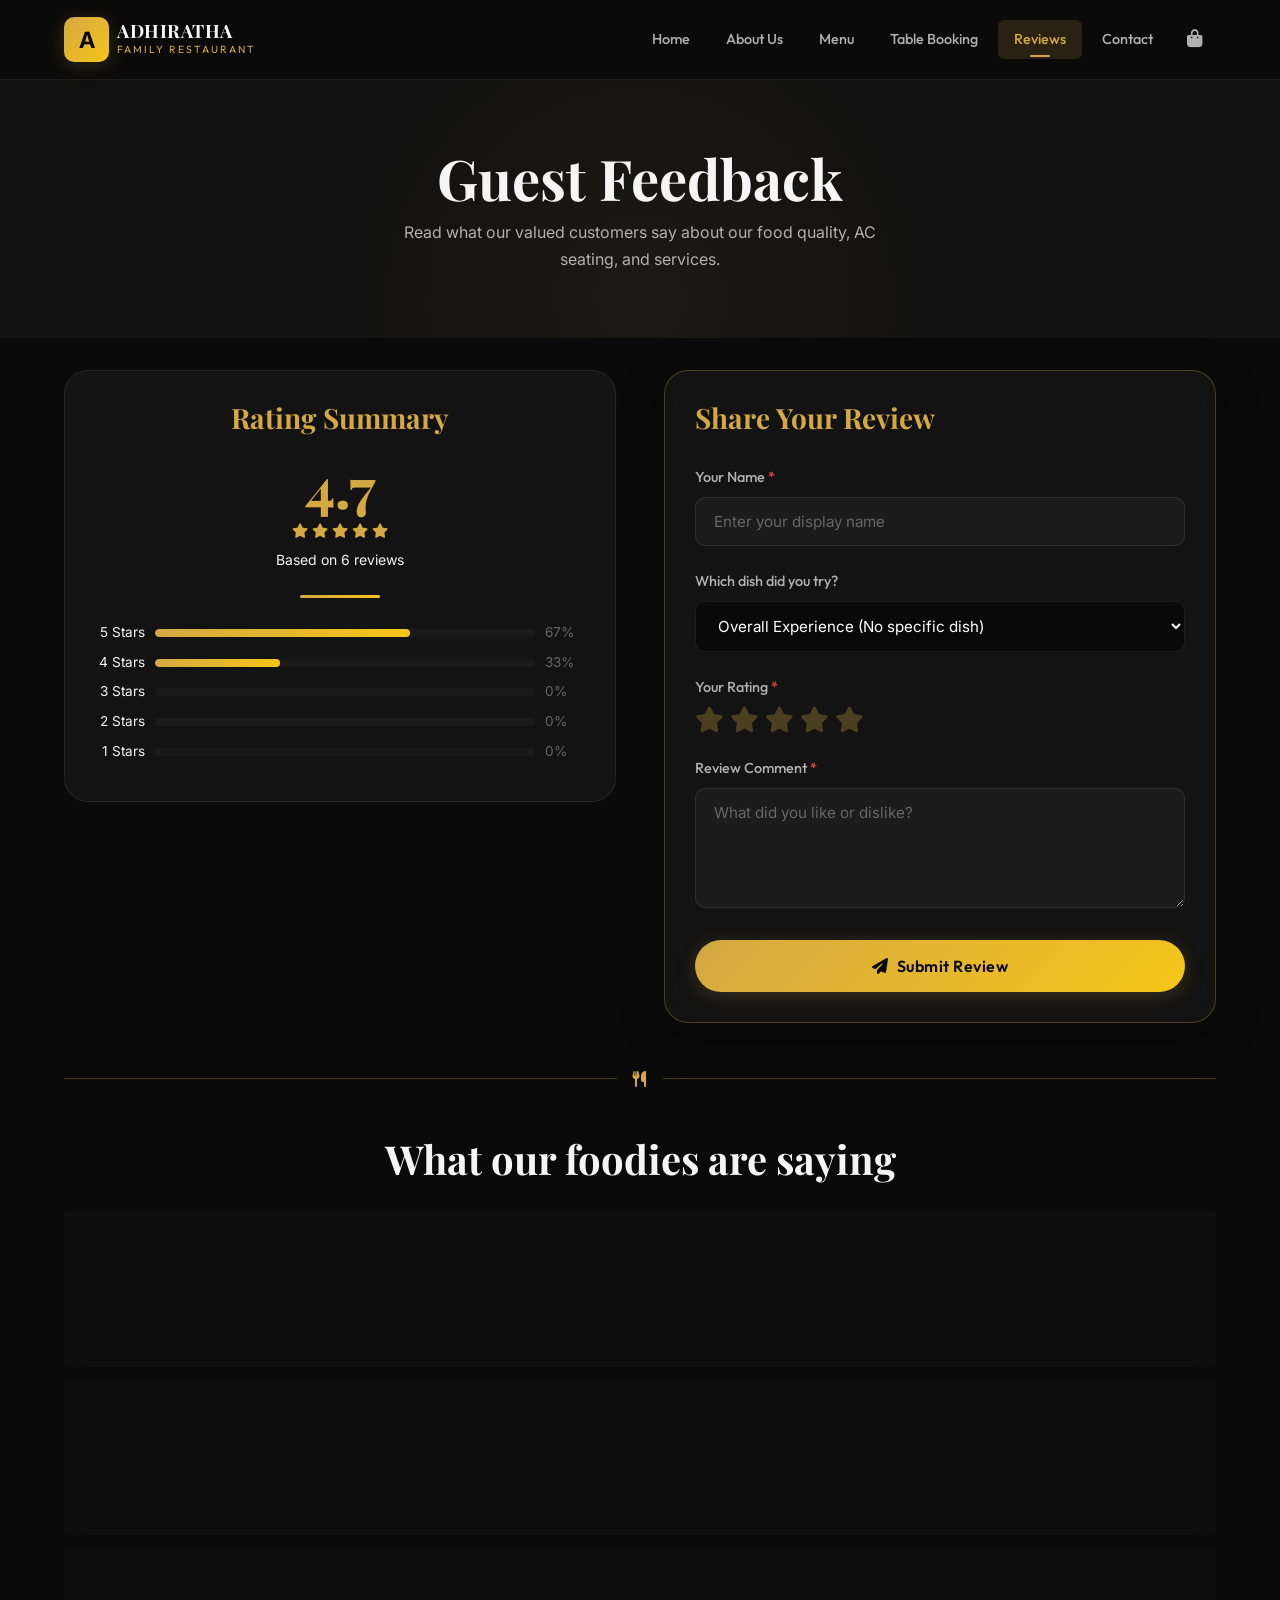
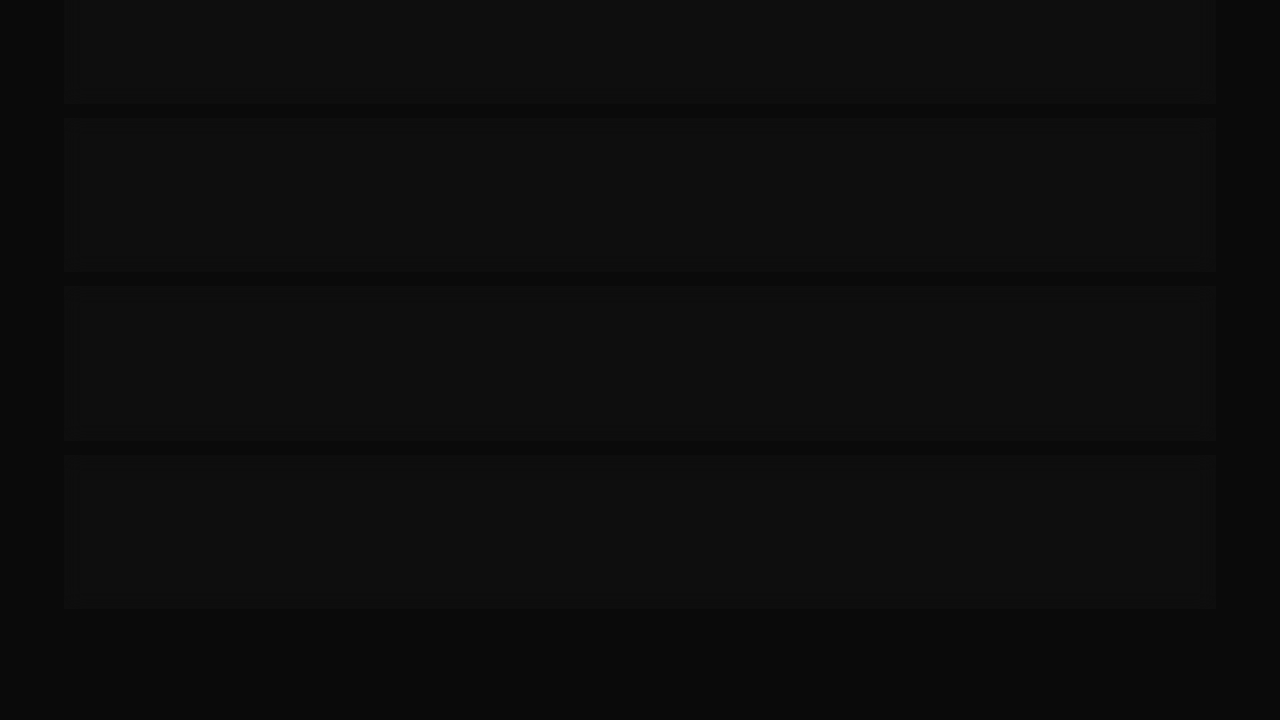
<file: reviews.html>
<!DOCTYPE html>
<html lang="en">
<head>
  <meta charset="UTF-8">
  <meta name="viewport" content="width=device-width, initial-scale=1.0">
  <title>ADHIRATHA Family Restaurant, PAMUR | Customer Reviews</title>
  
  <!-- Site & Application Name for Search Engines (Google Site Name) -->
  <meta name="application-name" content="ADHIRATHA Family Restaurant, PAMUR">
  <meta name="apple-mobile-web-app-title" content="ADHIRATHA Family Restaurant, PAMUR">
  <meta name="author" content="ADHIRATHA Family Restaurant, PAMUR">
  <link rel="manifest" href="manifest.json">

  <!-- Open Graph -->
  <meta property="og:type" content="website">
  <meta property="og:title" content="ADHIRATHA Family Restaurant, PAMUR | Reviews">
  <meta property="og:site_name" content="ADHIRATHA Family Restaurant, PAMUR">

  <!-- Favicon -->
  <link rel="shortcut icon" href="data:image/svg+xml,%3Csvg xmlns='http://www.w3.org/2000/svg' viewBox='0 0 100 100'%3E%3Ctext y='.9em' font-size='90'%3E🍽️%3C/text%3E%3C/svg%3E" type="image/x-icon">

  <!-- Icons -->
  <link rel="stylesheet" href="https://cdnjs.cloudflare.com/ajax/libs/font-awesome/6.4.0/css/all.min.css">

  <!-- Stylesheets -->
  <link rel="stylesheet" href="css/style.css?v=2">
  <link rel="stylesheet" href="css/responsive.css?v=2">
</head>
<body class="menu-page" id="reviews-page-container">

  <!-- Header / Navigation -->
  <header class="navbar">
    <div class="container">
      <a href="index.html" class="nav-brand">
        <div class="nav-brand-icon">A</div>
        <div class="nav-brand-text">
          <span class="nav-brand-name">ADHIRATHA</span>
          <span class="nav-brand-tag">Family Restaurant</span>
        </div>
      </a>

      <nav class="nav-links">
        <a href="index.html" class="nav-link">Home</a>
        <a href="about.html" class="nav-link">About Us</a>
        <a href="menu.html" class="nav-link">Menu</a>
        <a href="reservation.html" class="nav-link">Table Booking</a>
        <a href="reviews.html" class="nav-link active">Reviews</a>
        <a href="contact.html" class="nav-link">Contact</a>
        
        <a href="cart.html" class="nav-cart">
          <i class="fa-solid fa-bag-shopping"></i>
          <span class="cart-badge">0</span>
        </a>
      </nav>

      <div class="nav-toggle">
        <span></span>
        <span></span>
        <span></span>
      </div>
    </div>
  </header>

  <div class="nav-overlay"></div>

  <!-- Page Header -->
  <section class="page-header">
    <div class="container">
      <h1>Guest Feedback</h1>
      <p class="text-secondary">Read what our valued customers say about our food quality, AC seating, and services.</p>
    </div>
  </section>

  <!-- Reviews Dashboard & Submission Area -->
  <section class="section" style="padding-top: var(--space-xl);">
    <div class="container">
      
      <!-- Top Grid: Average score and submission form side by side -->
      <div class="reservation-wrapper mb-4">
        
        <!-- Score Column -->
        <div style="background:var(--bg-card); border:1px solid var(--border-color); padding:30px; border-radius:var(--radius-xl); text-align:center;">
          <h3 class="mb-3" style="font-family:var(--font-heading); color:var(--gold);">Rating Summary</h3>
          <div id="reviews-avg-score" style="font-size:3.5rem; font-weight:800; font-family:var(--font-heading); color:var(--gold); line-height:1; margin-bottom:10px;">0.0</div>
          <div class="review-stars justify-content-center" id="reviews-avg-stars" style="display:flex; justify-content:center; gap:4px; font-size:1.4rem; margin-bottom:10px;">
            <!-- Stars loaded dynamically -->
          </div>
          <div class="text-muted text-sm" id="reviews-total-count">Based on 0 reviews</div>
          
          <div class="divider"></div>

          <!-- Stars progress bar details breakdown -->
          <div id="reviews-star-breakdown" style="text-align:left;">
            <!-- Populated dynamically -->
          </div>
        </div>

        <!-- Submission Form Column -->
        <div>
          <form id="reviews-form" style="background:rgba(255,255,255,0.04); border:1px solid rgba(212,168,67,0.3); padding:30px; border-radius:var(--radius-xl); backdrop-filter:blur(16px); box-shadow:0 10px 40px rgba(0,0,0,0.4);">
            <h3 class="mb-4" style="font-family:var(--font-heading); color:var(--gold);">Share Your Review</h3>
            
            <div class="form-group">
              <label for="review-name" class="form-label">Your Name <span class="required">*</span></label>
              <input type="text" id="review-name" class="form-input" placeholder="Enter your display name" required>
            </div>

            <!-- New: Dish Selector (Auto-populated from menu) -->
            <div class="form-group">
              <label for="review-item" class="form-label">Which dish did you try?</label>
              <select id="review-item" class="form-input" style="background:rgba(0,0,0,0.5); color:#fff; cursor:pointer;">
                <option value="Overall Experience">Overall Experience (No specific dish)</option>
                <!-- Populated via JS -->
              </select>
            </div>

            <div class="form-group">
              <label class="form-label">Your Rating <span class="required">*</span></label>
              <!-- Interactive stars -->
              <div class="interactive-stars" id="review-interactive-stars">
                <i class="fa-solid fa-star" data-val="1"></i>
                <i class="fa-solid fa-star" data-val="2"></i>
                <i class="fa-solid fa-star" data-val="3"></i>
                <i class="fa-solid fa-star" data-val="4"></i>
                <i class="fa-solid fa-star" data-val="5"></i>
              </div>
              <input type="hidden" id="review-rating-val" value="" required>
            </div>

            <div class="form-group">
              <label for="review-comment" class="form-label">Review Comment <span class="required">*</span></label>
              <textarea id="review-comment" class="form-textarea" placeholder="What did you like or dislike?" required></textarea>
            </div>

            <button type="submit" class="btn btn-gold btn-block btn-lg">
              <i class="fa-solid fa-paper-plane"></i> Submit Review
            </button>
          </form>
        </div>

      </div>

      <!-- Divider Ornament -->
      <div class="divider-ornament">
        <i class="fa-solid fa-utensils"></i>
      </div>

      <!-- Feed / List Column -->
      <div>
        <h2 style="font-family:var(--font-heading); text-align:center; margin-bottom:30px;">What our foodies are saying</h2>
        <div id="reviews-list-container">
          <!-- Dynamically populated in JavaScript from reviews.js -->
        </div>
      </div>

    </div>
  </section>

  <!-- Scripts -->
  <script src="js/data.js"></script>
  <script src="js/app.js"></script>
  <script src="js/reviews.js"></script>
</body>
</html>
</file>
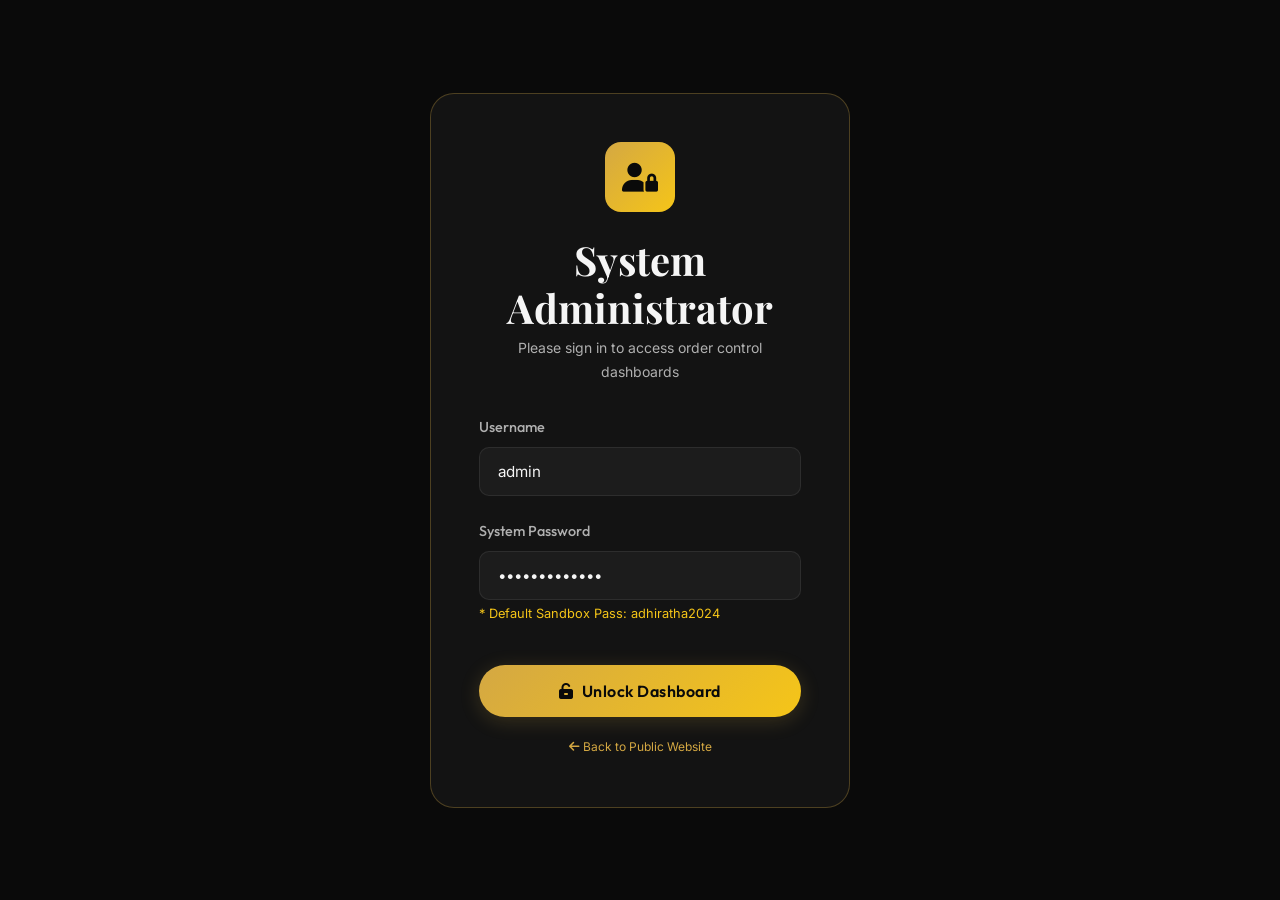
<file: admin/orders.html>
<!DOCTYPE html>
<html lang="en">
<head>
  <meta charset="UTF-8">
  <meta name="viewport" content="width=device-width, initial-scale=1.0">
  <title>ADHIRATHA Family Restaurant, PAMUR | Live Orders</title>
  <meta name="application-name" content="ADHIRATHA Family Restaurant, PAMUR">
  
  <!-- Icons -->
  <link rel="stylesheet" href="https://cdnjs.cloudflare.com/ajax/libs/font-awesome/6.4.0/css/all.min.css">

  <!-- Stylesheets -->
  <link rel="stylesheet" href="../css/style.css">
  <link rel="stylesheet" href="../css/admin.css">
  <link rel="stylesheet" href="../css/responsive.css">
</head>
<body id="admin-dashboard-container">

  <div class="admin-layout">
    
    <!-- Left Navigation Sidebar -->
    <aside class="admin-sidebar">
      <a href="../index.html" class="admin-sidebar-brand">
        <div class="nav-brand-icon">A</div>
        <div class="nav-brand-text">
          <span class="nav-brand-name">ADHIRATHA</span>
          <span class="nav-brand-tag">Admin Panel</span>
        </div>
      </a>

      <div class="admin-nav-section">
        <div class="admin-nav-label">Management</div>
        
        <a href="dashboard.html" class="admin-nav-link">
          <i class="fa-solid fa-chart-pie"></i>
          <span>Dashboard</span>
        </a>

        <a href="orders.html" class="admin-nav-link active">
          <i class="fa-solid fa-utensils"></i>
          <span>Order List</span>
          <span class="admin-nav-badge" id="admin-sidebar-pending-badge">0</span>
        </a>
      </div>

      <div class="admin-nav-section">
        <div class="admin-nav-label">Quick Links</div>
        <a href="../index.html" class="admin-nav-link">
          <i class="fa-solid fa-globe"></i>
          <span>View Live Site</span>
        </a>
        <a href="../menu.html" class="admin-nav-link">
          <i class="fa-solid fa-burger"></i>
          <span>View Menu Card</span>
        </a>
      </div>
    </aside>

    <!-- Main Content Area -->
    <main class="admin-main">
      
      <header class="admin-header">
        <div class="admin-header-title">
          <h1>Customer Orders Catalog</h1>
          <p>Review details of previous orders, track dispatch status, print billing summary.</p>
        </div>

        <div class="admin-header-actions">
          <div class="admin-avatar">AD</div>
          <button id="admin-logout-btn" class="btn btn-dark btn-sm"><i class="fa-solid fa-power-off"></i> Logout</button>
        </div>
      </header>

      <!-- Active Orders Table list -->
      <div class="admin-table-wrapper">
        <div class="admin-table-header">
          <h3 class="admin-table-title">Full Order Database</h3>
          
          <div class="pill-tabs">
            <button class="pill-tab active" data-filter="all">All</button>
            <button class="pill-tab" data-filter="pending">Pending</button>
            <button class="pill-tab" data-filter="cooking">Cooking</button>
            <button class="pill-tab" data-filter="delivered">Delivered</button>
            <button class="pill-tab" data-filter="cancelled">Cancelled</button>
          </div>
        </div>

        <div class="table-wrapper">
          <table class="table">
            <thead>
              <tr>
                <th>Order ID</th>
                <th>Customer details</th>
                <th>Items details</th>
                <th>Amount</th>
                <th>Method</th>
                <th>Status</th>
                <th>Actions</th>
              </tr>
            </thead>
            <tbody id="admin-orders-tbody">
              <!-- Dynamically populated in JavaScript by admin.js -->
            </tbody>
          </table>
        </div>
      </div>

    </main>

  </div>

  <!-- Scripts -->
  <script src="../js/data.js"></script>
  <script src="../js/app.js"></script>
  <script src="../js/admin.js"></script>
  
  <script>
    // Sync sidebar counter badge
    document.addEventListener('DOMContentLoaded', () => {
      const pendingCount = OrderStore.getOrdersByStatus('pending').length;
      const badge = document.getElementById('admin-sidebar-pending-badge');
      if (badge) {
        badge.textContent = pendingCount;
        badge.style.display = pendingCount > 0 ? 'inline-block' : 'none';
      }
    });
  </script>
</body>
</html>
</file>
<file: css/style.css>
/* ==========================================================================
   STYLE.CSS — ADHIRATHA Family Restaurant Design System
   Theme: Luxury Black, Gold & White
   Author: Tharun
   ========================================================================== */

/* --------------------------------------------------------------------------
   1. Google Fonts Import
   -------------------------------------------------------------------------- */
@import url('https://fonts.googleapis.com/css2?family=Playfair+Display:ital,wght@0,400;0,500;0,600;0,700;0,800;1,400;1,600&family=Inter:wght@300;400;500;600;700&family=Outfit:wght@300;400;500;600;700&display=swap');

/* --------------------------------------------------------------------------
   2. CSS Custom Properties — Design Tokens
   -------------------------------------------------------------------------- */
:root {
  /* === Colors — Luxury Dark Theme === */
  --bg-primary:       #0a0a0a;
  --bg-secondary:     #111111;
  --bg-tertiary:      #1a1a1a;
  --bg-card:          rgba(255, 255, 255, 0.04);
  --bg-card-hover:    rgba(255, 255, 255, 0.08);
  --bg-glass:         rgba(10, 10, 10, 0.85);
  --bg-overlay:       rgba(0, 0, 0, 0.7);
  --bg-modal:         rgba(0, 0, 0, 0.85);

  /* === Gold Accent === */
  --gold:             #d4a843;
  --gold-light:       #f5c518;
  --gold-dark:        #b8922e;
  --gold-gradient:    linear-gradient(135deg, #d4a843, #f5c518);
  --gold-shimmer:     linear-gradient(90deg, #d4a843, #f5c518, #d4a843);
  --gold-subtle:      rgba(212, 168, 67, 0.15);
  --gold-border:      rgba(212, 168, 67, 0.3);
  --gold-glow:        0 0 20px rgba(212, 168, 67, 0.3);

  /* === Text === */
  --text-primary:     #f5f5f5;
  --text-secondary:   #b0b0b0;
  --text-muted:       #666666;
  --text-gold:        #d4a843;
  --text-dark:        #0a0a0a;

  /* === Status Colors === */
  --success:          #2ecc71;
  --warning:          #f39c12;
  --danger:           #e74c3c;
  --info:             #3498db;
  --veg:              #27ae60;
  --nonveg:           #e74c3c;

  /* === Borders === */
  --border-color:     rgba(255, 255, 255, 0.08);
  --border-gold:      rgba(212, 168, 67, 0.3);
  --border-hover:     rgba(212, 168, 67, 0.5);

  /* === Shadows === */
  --shadow-sm:        0 2px 8px rgba(0, 0, 0, 0.3);
  --shadow-md:        0 4px 16px rgba(0, 0, 0, 0.4);
  --shadow-lg:        0 8px 32px rgba(0, 0, 0, 0.5);
  --shadow-xl:        0 16px 48px rgba(0, 0, 0, 0.6);
  --shadow-gold:      0 4px 20px rgba(212, 168, 67, 0.2);
  --shadow-card:      0 4px 24px rgba(0, 0, 0, 0.4);

  /* === Typography === */
  --font-heading:     'Playfair Display', Georgia, serif;
  --font-body:        'Inter', -apple-system, BlinkMacSystemFont, sans-serif;
  --font-accent:      'Outfit', sans-serif;

  /* === Spacing === */
  --space-xs:   0.25rem;
  --space-sm:   0.5rem;
  --space-md:   1rem;
  --space-lg:   1.5rem;
  --space-xl:   2rem;
  --space-2xl:  3rem;
  --space-3xl:  4rem;
  --space-4xl:  6rem;

  /* === Border Radius === */
  --radius-sm:  6px;
  --radius-md:  10px;
  --radius-lg:  16px;
  --radius-xl:  24px;
  --radius-full: 50%;
  --radius-pill: 100px;

  /* === Transitions === */
  --transition-fast:   0.2s ease;
  --transition-base:   0.3s ease;
  --transition-slow:   0.5s ease;
  --transition-spring: 0.4s cubic-bezier(0.175, 0.885, 0.32, 1.275);

  /* === Z-index === */
  --z-dropdown:   100;
  --z-sticky:     200;
  --z-navbar:     300;
  --z-overlay:    400;
  --z-modal:      500;
  --z-floating:   600;
  --z-toast:      700;

  /* === Layout === */
  --container-max: 1200px;
  --navbar-height: 80px;
}

/* --------------------------------------------------------------------------
   3. CSS Reset & Base Styles
   -------------------------------------------------------------------------- */
*,
*::before,
*::after {
  margin: 0;
  padding: 0;
  box-sizing: border-box;
}

html {
  scroll-behavior: smooth;
  font-size: 16px;
  -webkit-font-smoothing: antialiased;
  -moz-osx-font-smoothing: grayscale;
}

body {
  font-family: var(--font-body);
  background-color: var(--bg-primary);
  color: var(--text-primary);
  line-height: 1.6;
  overflow-x: hidden;

/* --------------------------------------------------------------------------
   OFFER BAR — Scrolling Announcement Ticker
   -------------------------------------------------------------------------- */

.offer-bar {
  background: linear-gradient(90deg, #1a1a00, #2a1f00, #1a1a00);
  border-bottom: 1px solid var(--gold-border);
  overflow: hidden;
  white-space: nowrap;
  padding: 8px 0;
  position: relative;
  z-index: 200;
}

.offer-bar-content {
  display: inline-flex;
  animation: ticker-scroll 30s linear infinite;
  gap: 0;
}

.offer-bar-item {
  color: var(--gold-light);
  font-family: var(--font-body);
  font-size: 0.82rem;
  font-weight: 600;
  letter-spacing: 0.05em;
  padding: 0 60px;
  text-transform: uppercase;
  border-right: 1px solid var(--gold-border);
  flex-shrink: 0;
}

@keyframes ticker-scroll {
  0%   { transform: translateX(0); }
  100% { transform: translateX(-50%); }
}

.offer-bar:hover .offer-bar-content {
  animation-play-state: paused;
}

  min-height: 100vh;
}

/* Custom Scrollbar */
::-webkit-scrollbar {
  width: 8px;
}
::-webkit-scrollbar-track {
  background: var(--bg-secondary);
}
::-webkit-scrollbar-thumb {
  background: var(--gold-dark);
  border-radius: 4px;
}
::-webkit-scrollbar-thumb:hover {
  background: var(--gold);
}

/* Selection */
::selection {
  background: var(--gold);
  color: var(--text-dark);
}

/* --------------------------------------------------------------------------
   4. Typography
   -------------------------------------------------------------------------- */
h1, h2, h3, h4, h5, h6 {
  font-family: var(--font-heading);
  font-weight: 700;
  line-height: 1.2;
  color: var(--text-primary);
}

h1 { font-size: clamp(2rem, 5vw, 3.5rem); }
h2 { font-size: clamp(1.5rem, 4vw, 2.5rem); }
h3 { font-size: clamp(1.25rem, 3vw, 1.75rem); }
h4 { font-size: clamp(1.1rem, 2.5vw, 1.35rem); }
h5 { font-size: 1.1rem; }
h6 { font-size: 0.95rem; }

p {
  font-size: 1rem;
  color: var(--text-secondary);
  line-height: 1.7;
}

a {
  color: var(--gold);
  text-decoration: none;
  transition: color var(--transition-fast);
}

a:hover {
  color: var(--gold-light);
}

img {
  max-width: 100%;
  height: auto;
  display: block;
}

ul, ol {
  list-style: none;
}

/* --------------------------------------------------------------------------
   5. Utility Classes
   -------------------------------------------------------------------------- */
.container {
  width: 100%;
  max-width: var(--container-max);
  margin: 0 auto;
  padding: 0 var(--space-lg);
}

.section {
  padding: var(--space-4xl) 0;
}

.section-title {
  text-align: center;
  margin-bottom: var(--space-3xl);
}

.section-title h2 {
  margin-bottom: var(--space-sm);
  position: relative;
  display: inline-block;
}

.section-title h2::after {
  content: '';
  position: absolute;
  bottom: -8px;
  left: 50%;
  transform: translateX(-50%);
  width: 60px;
  height: 3px;
  background: var(--gold-gradient);
  border-radius: 2px;
}

.section-title p {
  margin-top: var(--space-md);
  font-size: 1.05rem;
}

.text-gold { color: var(--gold) !important; }
.text-center { text-align: center; }
.text-uppercase { text-transform: uppercase; }
.text-sm { font-size: 0.875rem; }
.text-xs { font-size: 0.75rem; }

.flex { display: flex; }
.flex-center { display: flex; justify-content: center; align-items: center; }
.flex-between { display: flex; justify-content: space-between; align-items: center; }
.flex-wrap { flex-wrap: wrap; }
.gap-sm { gap: var(--space-sm); }
.gap-md { gap: var(--space-md); }
.gap-lg { gap: var(--space-lg); }

.grid { display: grid; }

.mt-1 { margin-top: var(--space-sm); }
.mt-2 { margin-top: var(--space-md); }
.mt-3 { margin-top: var(--space-lg); }
.mt-4 { margin-top: var(--space-xl); }
.mb-1 { margin-bottom: var(--space-sm); }
.mb-2 { margin-bottom: var(--space-md); }
.mb-3 { margin-bottom: var(--space-lg); }
.mb-4 { margin-bottom: var(--space-xl); }

.hidden { display: none !important; }
.visible { display: block !important; }

/* --------------------------------------------------------------------------
   6. Navigation Bar
   -------------------------------------------------------------------------- */
.navbar {
  position: fixed;
  top: 0;
  left: 0;
  right: 0;
  height: var(--navbar-height);
  background: var(--bg-glass);
  backdrop-filter: blur(20px);
  -webkit-backdrop-filter: blur(20px);
  border-bottom: 1px solid var(--border-color);
  z-index: var(--z-navbar);
  transition: all var(--transition-base);
}

.navbar.scrolled {
  height: 65px;
  background: rgba(10, 10, 10, 0.95);
  box-shadow: var(--shadow-md);
  border-bottom-color: var(--border-gold);
}

.navbar .container {
  height: 100%;
  display: flex;
  align-items: center;
  justify-content: space-between;
}

.nav-brand {
  display: flex;
  align-items: center;
  gap: var(--space-sm);
  text-decoration: none;
}

.nav-brand-icon {
  width: 45px;
  height: 45px;
  background: var(--gold-gradient);
  border-radius: var(--radius-md);
  display: flex;
  align-items: center;
  justify-content: center;
  font-size: 1.4rem;
  color: var(--bg-primary);
  font-weight: 700;
  box-shadow: var(--shadow-gold);
}

.nav-brand-text {
  display: flex;
  flex-direction: column;
}

.nav-brand-name {
  font-family: var(--font-heading);
  font-size: 1.15rem;
  font-weight: 700;
  color: var(--text-primary);
  letter-spacing: 0.5px;
  line-height: 1.2;
}

.nav-brand-tag {
  font-size: 0.65rem;
  color: var(--gold);
  text-transform: uppercase;
  letter-spacing: 2px;
  font-family: var(--font-accent);
}

.nav-links {
  display: flex;
  align-items: center;
  gap: var(--space-xs);
}

.nav-link {
  position: relative;
  padding: 8px 16px;
  font-family: var(--font-accent);
  font-size: 0.9rem;
  font-weight: 500;
  color: var(--text-secondary);
  text-decoration: none;
  border-radius: var(--radius-sm);
  transition: all var(--transition-fast);
}

.nav-link:hover,
.nav-link.active {
  color: var(--gold);
  background: var(--gold-subtle);
}

.nav-link.active::after {
  content: '';
  position: absolute;
  bottom: 2px;
  left: 50%;
  transform: translateX(-50%);
  width: 20px;
  height: 2px;
  background: var(--gold);
  border-radius: 1px;
}

/* Cart Badge */
.nav-cart {
  position: relative;
  padding: 8px 14px;
  font-size: 1.1rem;
  color: var(--text-secondary);
  cursor: pointer;
  transition: color var(--transition-fast);
}

.nav-cart:hover {
  color: var(--gold);
}

.cart-badge {
  position: absolute;
  top: 2px;
  right: 4px;
  width: 18px;
  height: 18px;
  background: var(--danger);
  color: white;
  font-size: 0.65rem;
  font-weight: 700;
  border-radius: var(--radius-full);
  display: flex;
  align-items: center;
  justify-content: center;
  font-family: var(--font-accent);
}

.cart-badge:empty,
.cart-badge[data-count="0"] {
  display: none;
}

/* Mobile Menu Toggle */
.nav-toggle {
  display: none;
  flex-direction: column;
  gap: 5px;
  cursor: pointer;
  padding: 5px;
  z-index: var(--z-floating);
}

.nav-toggle span {
  width: 24px;
  height: 2px;
  background: var(--text-primary);
  border-radius: 2px;
  transition: all var(--transition-base);
}

.nav-toggle.active span:nth-child(1) {
  transform: rotate(45deg) translate(5px, 5px);
}

.nav-toggle.active span:nth-child(2) {
  opacity: 0;
}

.nav-toggle.active span:nth-child(3) {
  transform: rotate(-45deg) translate(5px, -5px);
}

/* --------------------------------------------------------------------------
   7. Buttons
   -------------------------------------------------------------------------- */
.btn {
  display: inline-flex;
  align-items: center;
  justify-content: center;
  gap: 8px;
  padding: 12px 28px;
  font-family: var(--font-accent);
  font-size: 0.9rem;
  font-weight: 600;
  border: none;
  border-radius: var(--radius-pill);
  cursor: pointer;
  transition: all var(--transition-base);
  text-decoration: none;
  white-space: nowrap;
  letter-spacing: 0.5px;
}

.btn:active {
  transform: scale(0.97);
}

.btn-gold {
  background: var(--gold-gradient);
  color: var(--text-dark);
  box-shadow: var(--shadow-gold);
}

.btn-gold:hover {
  transform: translateY(-2px);
  box-shadow: 0 6px 24px rgba(212, 168, 67, 0.4);
  color: var(--text-dark);
}

.btn-outline {
  background: transparent;
  color: var(--gold);
  border: 2px solid var(--gold);
}

.btn-outline:hover {
  background: var(--gold);
  color: var(--text-dark);
  transform: translateY(-2px);
}

.btn-dark {
  background: var(--bg-tertiary);
  color: var(--text-primary);
  border: 1px solid var(--border-color);
}

.btn-dark:hover {
  border-color: var(--gold);
  color: var(--gold);
  transform: translateY(-2px);
}

.btn-danger {
  background: var(--danger);
  color: white;
}

.btn-danger:hover {
  background: #c0392b;
  transform: translateY(-2px);
}

.btn-success {
  background: var(--success);
  color: white;
}

.btn-success:hover {
  background: #27ae60;
  transform: translateY(-2px);
}

.btn-sm {
  padding: 8px 18px;
  font-size: 0.8rem;
}

.btn-lg {
  padding: 16px 36px;
  font-size: 1rem;
}

.btn-block {
  width: 100%;
}

.btn-icon {
  width: 40px;
  height: 40px;
  padding: 0;
  border-radius: var(--radius-full);
  font-size: 1rem;
}

.btn-whatsapp {
  background: #25D366;
  color: white;
}

.btn-whatsapp:hover {
  background: #128C7E;
  color: white;
  transform: translateY(-2px);
}

.btn-call {
  background: var(--info);
  color: white;
}

.btn-call:hover {
  background: #2980b9;
  color: white;
  transform: translateY(-2px);
}

/* --------------------------------------------------------------------------
   8. Cards
   -------------------------------------------------------------------------- */
.card {
  background: var(--bg-card);
  border: 1px solid var(--border-color);
  border-radius: var(--radius-lg);
  overflow: hidden;
  transition: all var(--transition-base);
}

.card:hover {
  background: var(--bg-card-hover);
  border-color: var(--border-gold);
  transform: translateY(-4px);
  box-shadow: var(--shadow-card);
}

.card-img {
  width: 100%;
  height: 200px;
  object-fit: cover;
  transition: transform var(--transition-slow);
}

.card:hover .card-img {
  transform: scale(1.05);
}

.card-img-wrapper {
  position: relative;
  overflow: hidden;
}

.card-badge {
  position: absolute;
  top: 12px;
  left: 12px;
  padding: 4px 12px;
  font-family: var(--font-accent);
  font-size: 0.7rem;
  font-weight: 600;
  text-transform: uppercase;
  letter-spacing: 1px;
  border-radius: var(--radius-pill);
  z-index: 2;
}

.badge-bestseller {
  background: var(--gold-gradient);
  color: var(--text-dark);
}

.badge-popular {
  background: rgba(231, 76, 60, 0.9);
  color: white;
}

.badge-veg {
  background: var(--veg);
  color: white;
}

.badge-new {
  background: var(--info);
  color: white;
}

.badge-offer {
  background: var(--warning);
  color: var(--text-dark);
}

/* Veg/Non-Veg indicator */
.veg-indicator {
  display: inline-flex;
  align-items: center;
  gap: 4px;
  font-size: 0.75rem;
  font-family: var(--font-accent);
}

.veg-dot {
  width: 14px;
  height: 14px;
  border: 2px solid;
  border-radius: 3px;
  display: flex;
  align-items: center;
  justify-content: center;
}

.veg-dot::after {
  content: '';
  width: 7px;
  height: 7px;
  border-radius: var(--radius-full);
}

.veg-dot.veg {
  border-color: var(--veg);
}

.veg-dot.veg::after {
  background: var(--veg);
}

.veg-dot.nonveg {
  border-color: var(--nonveg);
}

.veg-dot.nonveg::after {
  background: var(--nonveg);
}

.card-body {
  padding: var(--space-lg);
}

.card-title {
  font-family: var(--font-accent);
  font-size: 1.05rem;
  font-weight: 600;
  margin-bottom: var(--space-xs);
  color: var(--text-primary);
}

.card-text {
  font-size: 0.85rem;
  color: var(--text-muted);
  margin-bottom: var(--space-md);
  line-height: 1.5;
  display: -webkit-box;
  -webkit-line-clamp: 2;
  -webkit-box-orient: vertical;
  overflow: hidden;
}

.card-price {
  font-family: var(--font-accent);
  font-size: 1.2rem;
  font-weight: 700;
  color: var(--gold);
}

.card-footer {
  padding: var(--space-md) var(--space-lg);
  border-top: 1px solid var(--border-color);
  display: flex;
  align-items: center;
  justify-content: space-between;
}

/* --------------------------------------------------------------------------
   9. Hero Section
   -------------------------------------------------------------------------- */
.hero {
  position: relative;
  min-height: 100vh;
  display: flex;
  align-items: center;
  justify-content: center;
  overflow: hidden;
  background: var(--bg-primary);
}

.hero-bg {
  position: absolute;
  inset: 0;
  z-index: 0;
}

.hero-bg img {
  width: 100%;
  height: 100%;
  object-fit: cover;
  opacity: 0.3;
}

.hero-bg::after {
  content: '';
  position: absolute;
  inset: 0;
  background: linear-gradient(
    to bottom,
    rgba(10, 10, 10, 0.5) 0%,
    rgba(10, 10, 10, 0.7) 50%,
    rgba(10, 10, 10, 0.95) 100%
  );
}

/* Animated gold particles */
.hero-particles {
  position: absolute;
  inset: 0;
  overflow: hidden;
  z-index: 1;
}

.particle {
  position: absolute;
  width: 4px;
  height: 4px;
  background: var(--gold);
  border-radius: var(--radius-full);
  opacity: 0;
  animation: particleFloat 6s infinite;
}

@keyframes particleFloat {
  0% {
    opacity: 0;
    transform: translateY(100vh) scale(0);
  }
  10% {
    opacity: 0.6;
  }
  90% {
    opacity: 0.6;
  }
  100% {
    opacity: 0;
    transform: translateY(-10vh) scale(1);
  }
}

.hero-content {
  position: relative;
  z-index: 2;
  text-align: center;
  padding: var(--space-xl);
  max-width: 800px;
}

.hero-label {
  display: inline-block;
  padding: 6px 20px;
  background: var(--gold-subtle);
  border: 1px solid var(--gold-border);
  border-radius: var(--radius-pill);
  font-family: var(--font-accent);
  font-size: 0.8rem;
  font-weight: 500;
  color: var(--gold);
  text-transform: uppercase;
  letter-spacing: 3px;
  margin-bottom: var(--space-lg);
  animation: fadeInDown 0.8s ease;
}

.hero-title {
  font-size: clamp(2.5rem, 7vw, 4.5rem);
  font-weight: 800;
  line-height: 1.1;
  margin-bottom: var(--space-lg);
  animation: fadeInUp 0.8s ease 0.2s both;
}

.hero-title .gold {
  background: var(--gold-gradient);
  -webkit-background-clip: text;
  -webkit-text-fill-color: transparent;
  background-clip: text;
}

.hero-subtitle {
  font-size: 1.15rem;
  color: var(--text-secondary);
  margin-bottom: var(--space-2xl);
  max-width: 600px;
  margin-left: auto;
  margin-right: auto;
  animation: fadeInUp 0.8s ease 0.4s both;
}

.hero-btns {
  display: flex;
  gap: var(--space-md);
  justify-content: center;
  flex-wrap: wrap;
  animation: fadeInUp 0.8s ease 0.6s both;
}

.hero-stats {
  display: flex;
  gap: var(--space-2xl);
  justify-content: center;
  margin-top: var(--space-3xl);
  animation: fadeInUp 0.8s ease 0.8s both;
}

.hero-stat {
  text-align: center;
}

.hero-stat-number {
  font-family: var(--font-heading);
  font-size: 2rem;
  font-weight: 700;
  color: var(--gold);
}

.hero-stat-label {
  font-size: 0.8rem;
  color: var(--text-muted);
  text-transform: uppercase;
  letter-spacing: 1px;
  font-family: var(--font-accent);
}

/* Hero scroll indicator */
.hero-scroll {
  position: absolute;
  bottom: 30px;
  left: 50%;
  transform: translateX(-50%);
  z-index: 2;
  display: flex;
  flex-direction: column;
  align-items: center;
  gap: 8px;
  color: var(--text-muted);
  font-size: 0.75rem;
  font-family: var(--font-accent);
  text-transform: uppercase;
  letter-spacing: 2px;
  animation: bounceDown 2s infinite;
}

.hero-scroll-line {
  width: 1px;
  height: 40px;
  background: linear-gradient(to bottom, var(--gold), transparent);
}

@keyframes bounceDown {
  0%, 100% { transform: translateX(-50%) translateY(0); }
  50% { transform: translateX(-50%) translateY(8px); }
}

/* --------------------------------------------------------------------------
   10. Offer Banner / Marquee
   -------------------------------------------------------------------------- */
.offer-bar {
  background: var(--gold-gradient);
  padding: 10px 0;
  overflow: hidden;
  position: relative;
  z-index: var(--z-sticky);
}

.offer-bar-content {
  display: flex;
  animation: marquee 30s linear infinite;
  white-space: nowrap;
}

.offer-bar-item {
  display: inline-flex;
  align-items: center;
  gap: 8px;
  padding: 0 40px;
  font-family: var(--font-accent);
  font-size: 0.85rem;
  font-weight: 600;
  color: var(--text-dark);
}

@keyframes marquee {
  0% { transform: translateX(0); }
  100% { transform: translateX(-50%); }
}

/* --------------------------------------------------------------------------
   11. Food Card Grid
   -------------------------------------------------------------------------- */
.food-grid {
  display: grid;
  grid-template-columns: repeat(auto-fill, minmax(280px, 1fr));
  gap: var(--space-lg);
}

.food-card {
  background: var(--bg-card);
  border: 1px solid var(--border-color);
  border-radius: var(--radius-lg);
  overflow: hidden;
  transition: all var(--transition-base);
  position: relative;
}

.food-card:hover {
  border-color: var(--border-gold);
  transform: translateY(-6px);
  box-shadow: var(--shadow-card), var(--gold-glow);
}

.food-card-img {
  position: relative;
  height: 200px;
  overflow: hidden;
}

.food-card-img img {
  width: 100%;
  height: 100%;
  object-fit: cover;
  transition: transform var(--transition-slow);
}

.food-card:hover .food-card-img img {
  transform: scale(1.1);
}

.food-card-overlay {
  position: absolute;
  inset: 0;
  background: linear-gradient(to top, rgba(10,10,10,0.8) 0%, transparent 60%);
  opacity: 0;
  transition: opacity var(--transition-base);
  display: flex;
  align-items: flex-end;
  justify-content: center;
  padding: var(--space-lg);
}

.food-card:hover .food-card-overlay {
  opacity: 1;
}

.food-card-body {
  padding: var(--space-lg);
}

.food-card-header {
  display: flex;
  align-items: flex-start;
  justify-content: space-between;
  gap: var(--space-sm);
  margin-bottom: var(--space-sm);
}

.food-card-name {
  font-family: var(--font-accent);
  font-size: 1rem;
  font-weight: 600;
  color: var(--text-primary);
}

.food-card-desc {
  font-size: 0.82rem;
  color: var(--text-muted);
  margin-bottom: var(--space-md);
  line-height: 1.4;
  display: -webkit-box;
  -webkit-line-clamp: 2;
  -webkit-box-orient: vertical;
  overflow: hidden;
}

.food-card-bottom {
  display: flex;
  align-items: center;
  justify-content: space-between;
}

.food-card-price {
  font-family: var(--font-accent);
  font-size: 1.15rem;
  font-weight: 700;
  color: var(--gold);
}

.food-card-actions {
  display: flex;
  align-items: center;
  gap: var(--space-sm);
}

/* Add to Cart Button — Gold Theme */
.add-to-cart-btn,
.btn-add {
  display: inline-flex;
  align-items: center;
  gap: 6px;
  padding: 8px 18px !important;
  background: linear-gradient(135deg, #d4a843 0%, #f5c518 50%, #f1c40f 100%) !important;
  color: #000000 !important;
  border: none !important;
  border-radius: 20px !important;
  font-family: var(--font-accent);
  font-size: 0.85rem;
  font-weight: 700 !important;
  cursor: pointer;
  box-shadow: 0 4px 15px rgba(212, 168, 67, 0.4) !important;
  transition: all var(--transition-base);
}

.add-to-cart-btn:hover,
.btn-add:hover {
  transform: translateY(-2px) scale(1.06) !important;
  box-shadow: 0 6px 20px rgba(245, 197, 24, 0.7) !important;
  background: linear-gradient(135deg, #f5c518 0%, #ffe066 100%) !important;
  color: #000000 !important;
}

.add-to-cart-btn.added,
.btn-add.added {
  background: var(--success) !important;
  color: white !important;
}

/* Quantity Controls */
.qty-control {
  display: inline-flex;
  align-items: center;
  gap: 0;
  border: 1px solid var(--border-gold);
  border-radius: var(--radius-pill);
  overflow: hidden;
}

.qty-btn {
  width: 32px;
  height: 32px;
  display: flex;
  align-items: center;
  justify-content: center;
  background: transparent;
  color: var(--gold);
  border: none;
  cursor: pointer;
  font-size: 0.9rem;
  font-weight: 700;
  transition: background var(--transition-fast);
}

.qty-btn:hover {
  background: var(--gold-subtle);
}

.qty-value {
  width: 32px;
  text-align: center;
  font-family: var(--font-accent);
  font-size: 0.9rem;
  font-weight: 600;
  color: var(--text-primary);
}

/* --------------------------------------------------------------------------
   12. Category Tabs
   -------------------------------------------------------------------------- */
.category-tabs {
  display: flex;
  gap: var(--space-sm);
  overflow-x: auto;
  padding-bottom: var(--space-md);
  margin-bottom: var(--space-xl);
  scrollbar-width: none;
  -ms-overflow-style: none;
}

.category-tabs::-webkit-scrollbar {
  display: none;
}

.category-tab {
  display: inline-flex;
  align-items: center;
  gap: 8px;
  padding: 10px 20px;
  background: var(--bg-card);
  border: 1px solid var(--border-color);
  border-radius: var(--radius-pill);
  font-family: var(--font-accent);
  font-size: 0.85rem;
  font-weight: 500;
  color: var(--text-secondary);
  cursor: pointer;
  white-space: nowrap;
  transition: all var(--transition-fast);
}

.category-tab:hover {
  border-color: var(--border-gold);
  color: var(--gold);
}

.category-tab.active {
  background: var(--gold-gradient);
  color: var(--text-dark);
  border-color: transparent;
  font-weight: 600;
}

.category-tab i {
  font-size: 1rem;
}

/* --------------------------------------------------------------------------
   13. Search & Filter Bar
   -------------------------------------------------------------------------- */
.search-bar {
  display: flex;
  gap: var(--space-md);
  margin-bottom: var(--space-xl);
  align-items: center;
  flex-wrap: wrap;
}

.search-input-wrapper {
  flex: 1;
  min-width: 250px;
  position: relative;
}

.search-input-wrapper i {
  position: absolute;
  left: 16px;
  top: 50%;
  transform: translateY(-50%);
  color: var(--text-muted);
}

.search-input {
  width: 100%;
  padding: 12px 16px 12px 44px;
  background: var(--bg-card);
  border: 1px solid var(--border-color);
  border-radius: var(--radius-pill);
  font-family: var(--font-body);
  font-size: 0.9rem;
  color: var(--text-primary);
  outline: none;
  transition: border-color var(--transition-fast);
}

.search-input:focus {
  border-color: var(--gold);
  box-shadow: 0 0 0 3px var(--gold-subtle);
}

.search-input::placeholder {
  color: var(--text-muted);
}

.filter-select {
  padding: 12px 20px;
  background: var(--bg-card);
  border: 1px solid var(--border-color);
  border-radius: var(--radius-pill);
  font-family: var(--font-accent);
  font-size: 0.85rem;
  color: var(--text-primary);
  outline: none;
  cursor: pointer;
  transition: border-color var(--transition-fast);
  appearance: none;
  -webkit-appearance: none;
  background-image: url("data:image/svg+xml,%3Csvg xmlns='http://www.w3.org/2000/svg' width='12' height='12' fill='%23d4a843' viewBox='0 0 16 16'%3E%3Cpath d='M8 11L3 6h10z'/%3E%3C/svg%3E");
  background-repeat: no-repeat;
  background-position: right 14px center;
  padding-right: 36px;
}

.filter-select:focus {
  border-color: var(--gold);
}

.filter-select option {
  background: var(--bg-secondary);
  color: var(--text-primary);
}

/* Veg/Non-veg Filter Toggle */
.filter-toggle {
  display: flex;
  border: 1px solid var(--border-color);
  border-radius: var(--radius-pill);
  overflow: hidden;
}

.filter-toggle-btn {
  padding: 10px 18px;
  background: transparent;
  border: none;
  font-family: var(--font-accent);
  font-size: 0.82rem;
  font-weight: 500;
  color: var(--text-secondary);
  cursor: pointer;
  transition: all var(--transition-fast);
}

.filter-toggle-btn:not(:last-child) {
  border-right: 1px solid var(--border-color);
}

.filter-toggle-btn.active {
  background: var(--gold-gradient);
  color: var(--text-dark);
  font-weight: 600;
}

/* --------------------------------------------------------------------------
   14. Forms
   -------------------------------------------------------------------------- */
.form-group {
  margin-bottom: var(--space-lg);
}

.form-label {
  display: block;
  margin-bottom: var(--space-sm);
  font-family: var(--font-accent);
  font-size: 0.9rem;
  font-weight: 500;
  color: var(--text-secondary);
}

.form-label .required {
  color: var(--danger);
}

.form-input,
.form-textarea,
.form-select {
  width: 100%;
  padding: 14px 18px;
  background: var(--bg-card);
  border: 1px solid var(--border-color);
  border-radius: var(--radius-md);
  font-family: var(--font-body);
  font-size: 0.95rem;
  color: var(--text-primary);
  outline: none;
  transition: all var(--transition-fast);
}

.form-input:focus,
.form-textarea:focus,
.form-select:focus {
  border-color: var(--gold);
  box-shadow: 0 0 0 3px var(--gold-subtle);
}

.form-input::placeholder,
.form-textarea::placeholder {
  color: var(--text-muted);
}

.form-textarea {
  min-height: 120px;
  resize: vertical;
}

.form-select {
  cursor: pointer;
  appearance: none;
  -webkit-appearance: none;
  background-image: url("data:image/svg+xml,%3Csvg xmlns='http://www.w3.org/2000/svg' width='12' height='12' fill='%23d4a843' viewBox='0 0 16 16'%3E%3Cpath d='M8 11L3 6h10z'/%3E%3C/svg%3E");
  background-repeat: no-repeat;
  background-position: right 16px center;
  padding-right: 40px;
}

.form-select option {
  background: var(--bg-secondary);
  color: var(--text-primary);
}

.form-hint {
  font-size: 0.8rem;
  color: var(--text-muted);
  margin-top: var(--space-xs);
}

.form-error {
  font-size: 0.8rem;
  color: var(--danger);
  margin-top: var(--space-xs);
}

.form-row {
  display: grid;
  grid-template-columns: 1fr 1fr;
  gap: var(--space-lg);
}

/* Checkbox / Radio */
.form-check {
  display: flex;
  align-items: center;
  gap: var(--space-sm);
  cursor: pointer;
}

.form-check input[type="checkbox"],
.form-check input[type="radio"] {
  accent-color: var(--gold);
  width: 18px;
  height: 18px;
  cursor: pointer;
}

/* --------------------------------------------------------------------------
   15. Tables
   -------------------------------------------------------------------------- */
.table-wrapper {
  overflow-x: auto;
  border-radius: var(--radius-lg);
  border: 1px solid var(--border-color);
}

.table {
  width: 100%;
  border-collapse: collapse;
}

.table thead {
  background: var(--bg-tertiary);
}

.table th {
  padding: 14px 16px;
  text-align: left;
  font-family: var(--font-accent);
  font-size: 0.82rem;
  font-weight: 600;
  color: var(--gold);
  text-transform: uppercase;
  letter-spacing: 1px;
  border-bottom: 1px solid var(--border-color);
}

.table td {
  padding: 14px 16px;
  font-size: 0.9rem;
  color: var(--text-secondary);
  border-bottom: 1px solid var(--border-color);
}

.table tbody tr:hover {
  background: var(--bg-card-hover);
}

.table tbody tr:last-child td {
  border-bottom: none;
}

/* --------------------------------------------------------------------------
   16. Modals
   -------------------------------------------------------------------------- */
.modal-overlay {
  position: fixed;
  inset: 0;
  background: var(--bg-modal);
  backdrop-filter: blur(8px);
  z-index: var(--z-modal);
  display: flex;
  align-items: center;
  justify-content: center;
  padding: var(--space-lg);
  opacity: 0;
  visibility: hidden;
  transition: all var(--transition-base);
}

.modal-overlay.active {
  opacity: 1;
  visibility: visible;
}

.modal {
  background: var(--bg-secondary);
  border: 1px solid var(--border-gold);
  border-radius: var(--radius-xl);
  width: 100%;
  max-width: 500px;
  max-height: 90vh;
  overflow-y: auto;
  transform: translateY(20px) scale(0.95);
  transition: transform var(--transition-spring);
}

.modal-overlay.active .modal {
  transform: translateY(0) scale(1);
}

.modal-header {
  display: flex;
  align-items: center;
  justify-content: space-between;
  padding: var(--space-lg) var(--space-xl);
  border-bottom: 1px solid var(--border-color);
}

.modal-title {
  font-family: var(--font-heading);
  font-size: 1.2rem;
  color: var(--text-primary);
}

.modal-close {
  width: 36px;
  height: 36px;
  display: flex;
  align-items: center;
  justify-content: center;
  background: var(--bg-card);
  border: 1px solid var(--border-color);
  border-radius: var(--radius-full);
  color: var(--text-secondary);
  cursor: pointer;
  transition: all var(--transition-fast);
  font-size: 1.1rem;
}

.modal-close:hover {
  background: var(--danger);
  border-color: var(--danger);
  color: white;
}

.modal-body {
  padding: var(--space-xl);
}

.modal-footer {
  padding: var(--space-lg) var(--space-xl);
  border-top: 1px solid var(--border-color);
  display: flex;
  gap: var(--space-md);
  justify-content: flex-end;
}

/* --------------------------------------------------------------------------
   17. Toast Notifications
   -------------------------------------------------------------------------- */
.toast-container {
  position: fixed;
  top: calc(var(--navbar-height) + 10px);
  right: 20px;
  z-index: var(--z-toast);
  display: flex;
  flex-direction: column;
  gap: var(--space-sm);
}

.toast {
  display: flex;
  align-items: center;
  gap: var(--space-md);
  padding: 14px 20px;
  background: var(--bg-secondary);
  border: 1px solid var(--border-color);
  border-radius: var(--radius-md);
  min-width: 300px;
  max-width: 420px;
  box-shadow: var(--shadow-lg);
  animation: slideInRight 0.4s ease, fadeOut 0.4s ease 3s forwards;
  position: relative;
  overflow: hidden;
}

.toast::before {
  content: '';
  position: absolute;
  left: 0;
  top: 0;
  bottom: 0;
  width: 4px;
}

.toast-success::before { background: var(--success); }
.toast-error::before { background: var(--danger); }
.toast-warning::before { background: var(--warning); }
.toast-info::before { background: var(--info); }

.toast-icon {
  font-size: 1.2rem;
  flex-shrink: 0;
}

.toast-success .toast-icon { color: var(--success); }
.toast-error .toast-icon { color: var(--danger); }
.toast-warning .toast-icon { color: var(--warning); }
.toast-info .toast-icon { color: var(--info); }

.toast-message {
  font-size: 0.88rem;
  color: var(--text-primary);
  flex: 1;
}

.toast-close {
  background: none;
  border: none;
  color: var(--text-muted);
  cursor: pointer;
  font-size: 1rem;
  padding: 4px;
  transition: color var(--transition-fast);
}

.toast-close:hover {
  color: var(--text-primary);
}

@keyframes slideInRight {
  from { transform: translateX(100%); opacity: 0; }
  to { transform: translateX(0); opacity: 1; }
}

@keyframes fadeOut {
  to { opacity: 0; transform: translateX(50px); }
}

/* --------------------------------------------------------------------------
   18. Floating Action Buttons (WhatsApp + Call + Scroll-to-Top)
   -------------------------------------------------------------------------- */
.floating-btns {
  position: fixed;
  bottom: 24px;
  right: 24px;
  z-index: var(--z-floating);
  display: flex;
  flex-direction: column;
  gap: var(--space-md);
  align-items: flex-end;
}

.float-btn {
  width: 56px;
  height: 56px;
  border-radius: var(--radius-full);
  display: flex;
  align-items: center;
  justify-content: center;
  font-size: 1.4rem;
  color: white;
  border: none;
  cursor: pointer;
  box-shadow: var(--shadow-lg);
  transition: all var(--transition-base);
  text-decoration: none;
}

.float-btn:hover {
  transform: scale(1.1) translateY(-2px);
  color: white;
}

.float-btn-whatsapp {
  background: #25D366;
  animation: pulse-green 2s infinite;
}

.float-btn-call {
  background: var(--info);
}

.float-btn-top {
  background: var(--gold);
  color: var(--text-dark);
  opacity: 0;
  visibility: hidden;
  transition: all var(--transition-base);
}

.float-btn-top.visible {
  opacity: 1;
  visibility: visible;
}

.float-btn-tooltip {
  position: absolute;
  right: 65px;
  top: 50%;
  transform: translateY(-50%);
  padding: 6px 14px;
  background: var(--bg-secondary);
  border: 1px solid var(--border-color);
  border-radius: var(--radius-sm);
  font-family: var(--font-accent);
  font-size: 0.78rem;
  color: var(--text-primary);
  white-space: nowrap;
  opacity: 0;
  visibility: hidden;
  transition: all var(--transition-fast);
  pointer-events: none;
}

.float-btn:hover .float-btn-tooltip {
  opacity: 1;
  visibility: visible;
}

@keyframes pulse-green {
  0% { box-shadow: 0 0 0 0 rgba(37, 211, 102, 0.5); }
  70% { box-shadow: 0 0 0 15px rgba(37, 211, 102, 0); }
  100% { box-shadow: 0 0 0 0 rgba(37, 211, 102, 0); }
}

/* --------------------------------------------------------------------------
   19. Footer
   -------------------------------------------------------------------------- */
.footer {
  background: var(--bg-secondary);
  border-top: 1px solid var(--border-color);
  padding: var(--space-4xl) 0 0;
}

.footer-grid {
  display: grid;
  grid-template-columns: 2fr 1fr 1fr 1fr;
  gap: var(--space-2xl);
}

.footer-brand {
  display: flex;
  align-items: center;
  gap: var(--space-sm);
  margin-bottom: var(--space-lg);
}

.footer-about p {
  font-size: 0.9rem;
  line-height: 1.7;
  margin-bottom: var(--space-lg);
}

.footer-social {
  display: flex;
  gap: var(--space-sm);
}

.footer-social a {
  width: 40px;
  height: 40px;
  display: flex;
  align-items: center;
  justify-content: center;
  background: var(--bg-card);
  border: 1px solid var(--border-color);
  border-radius: var(--radius-full);
  color: var(--text-secondary);
  transition: all var(--transition-fast);
}

.footer-social a:hover {
  background: var(--gold);
  border-color: var(--gold);
  color: var(--text-dark);
  transform: translateY(-3px);
}

.footer-heading {
  font-family: var(--font-accent);
  font-size: 1rem;
  font-weight: 600;
  color: var(--gold);
  margin-bottom: var(--space-lg);
  text-transform: uppercase;
  letter-spacing: 1px;
}

.footer-links li {
  margin-bottom: var(--space-sm);
}

.footer-links a {
  font-size: 0.9rem;
  color: var(--text-secondary);
  transition: all var(--transition-fast);
  display: inline-flex;
  align-items: center;
  gap: 6px;
}

.footer-links a:hover {
  color: var(--gold);
  transform: translateX(4px);
}

.footer-links a i {
  font-size: 0.7rem;
  color: var(--gold);
}

.footer-contact-item {
  display: flex;
  align-items: flex-start;
  gap: var(--space-sm);
  margin-bottom: var(--space-md);
  font-size: 0.9rem;
  color: var(--text-secondary);
}

.footer-contact-item i {
  color: var(--gold);
  margin-top: 3px;
  width: 16px;
  text-align: center;
}

.footer-bottom {
  margin-top: var(--space-2xl);
  padding: var(--space-lg) 0;
  border-top: 1px solid var(--border-color);
  text-align: center;
}

.footer-bottom p {
  font-size: 0.82rem;
  color: var(--text-muted);
}

.footer-bottom .heart {
  color: var(--danger);
}

/* --------------------------------------------------------------------------
   20. Specials Carousel / Swiper Overrides
   -------------------------------------------------------------------------- */
.specials-slider .swiper-slide {
  width: 320px;
}

.specials-slider .swiper-pagination-bullet {
  background: var(--text-muted);
  opacity: 0.5;
}

.specials-slider .swiper-pagination-bullet-active {
  background: var(--gold);
  opacity: 1;
  width: 20px;
  border-radius: 4px;
}

.specials-slider .swiper-button-prev,
.specials-slider .swiper-button-next {
  color: var(--gold);
  width: 40px;
  height: 40px;
  background: var(--bg-card);
  border: 1px solid var(--border-gold);
  border-radius: var(--radius-full);
}

.specials-slider .swiper-button-prev::after,
.specials-slider .swiper-button-next::after {
  font-size: 1rem;
}

/* --------------------------------------------------------------------------
   21. Offer Cards
   -------------------------------------------------------------------------- */
.offer-card {
  border-radius: var(--radius-xl);
  padding: var(--space-xl);
  position: relative;
  overflow: hidden;
  color: white;
  min-height: 180px;
  display: flex;
  flex-direction: column;
  justify-content: center;
}

.offer-card-badge {
  display: inline-block;
  padding: 4px 12px;
  background: rgba(255,255,255,0.2);
  border-radius: var(--radius-pill);
  font-family: var(--font-accent);
  font-size: 0.7rem;
  font-weight: 600;
  text-transform: uppercase;
  letter-spacing: 1px;
  margin-bottom: var(--space-sm);
  width: fit-content;
}

.offer-card h3 {
  font-size: 1.4rem;
  margin-bottom: var(--space-sm);
  color: white;
}

.offer-card p {
  font-size: 0.9rem;
  color: rgba(255,255,255,0.85);
  margin-bottom: var(--space-md);
}

.offer-card-code {
  display: inline-block;
  padding: 6px 16px;
  background: rgba(255,255,255,0.2);
  border: 1px dashed rgba(255,255,255,0.5);
  border-radius: var(--radius-sm);
  font-family: var(--font-accent);
  font-size: 0.85rem;
  font-weight: 700;
  letter-spacing: 2px;
  cursor: pointer;
  transition: background var(--transition-fast);
}

.offer-card-code:hover {
  background: rgba(255,255,255,0.3);
}

.offer-card-pattern {
  position: absolute;
  right: -30px;
  top: -30px;
  width: 200px;
  height: 200px;
  border: 40px solid rgba(255,255,255,0.05);
  border-radius: var(--radius-full);
}

/* --------------------------------------------------------------------------
   22. How It Works Section
   -------------------------------------------------------------------------- */
.how-it-works-grid {
  display: grid;
  grid-template-columns: repeat(4, 1fr);
  gap: var(--space-xl);
  position: relative;
}

.how-it-works-grid::before {
  content: '';
  position: absolute;
  top: 40px;
  left: 12%;
  right: 12%;
  height: 2px;
  background: var(--border-color);
  z-index: 0;
}

.hiw-step {
  text-align: center;
  position: relative;
  z-index: 1;
}

.hiw-icon {
  width: 80px;
  height: 80px;
  margin: 0 auto var(--space-lg);
  background: var(--bg-card);
  border: 2px solid var(--border-gold);
  border-radius: var(--radius-full);
  display: flex;
  align-items: center;
  justify-content: center;
  font-size: 1.8rem;
  color: var(--gold);
  transition: all var(--transition-base);
}

.hiw-step:hover .hiw-icon {
  background: var(--gold-gradient);
  color: var(--text-dark);
  transform: scale(1.1);
  box-shadow: var(--gold-glow);
}

.hiw-number {
  position: absolute;
  top: -5px;
  right: calc(50% - 50px);
  width: 24px;
  height: 24px;
  background: var(--gold);
  color: var(--text-dark);
  border-radius: var(--radius-full);
  font-family: var(--font-accent);
  font-size: 0.7rem;
  font-weight: 700;
  display: flex;
  align-items: center;
  justify-content: center;
}

.hiw-title {
  font-family: var(--font-accent);
  font-size: 1rem;
  font-weight: 600;
  margin-bottom: var(--space-xs);
}

.hiw-text {
  font-size: 0.85rem;
  color: var(--text-muted);
}

/* --------------------------------------------------------------------------
   23. Reviews / Testimonials
   -------------------------------------------------------------------------- */
.review-card {
  background: var(--bg-card);
  border: 1px solid var(--border-color);
  border-radius: var(--radius-lg);
  padding: var(--space-xl);
  transition: all var(--transition-base);
}

.review-card:hover {
  border-color: var(--border-gold);
  transform: translateY(-4px);
  box-shadow: var(--shadow-card);
}

.review-header {
  display: flex;
  align-items: center;
  gap: var(--space-md);
  margin-bottom: var(--space-md);
}

.review-avatar {
  width: 48px;
  height: 48px;
  background: var(--gold-gradient);
  border-radius: var(--radius-full);
  display: flex;
  align-items: center;
  justify-content: center;
  font-family: var(--font-accent);
  font-size: 0.9rem;
  font-weight: 700;
  color: var(--text-dark);
  flex-shrink: 0;
}

.review-name {
  font-family: var(--font-accent);
  font-weight: 600;
  font-size: 1rem;
}

.review-date {
  font-size: 0.78rem;
  color: var(--text-muted);
}

.review-stars {
  display: flex;
  gap: 2px;
  margin-bottom: var(--space-md);
}

.review-stars i {
  color: var(--gold);
  font-size: 0.9rem;
}

.review-stars i.empty {
  color: var(--text-muted);
}

.review-text {
  font-size: 0.92rem;
  color: var(--text-secondary);
  line-height: 1.6;
  font-style: italic;
}

.review-text::before {
  content: '"';
  font-family: var(--font-heading);
  font-size: 2rem;
  color: var(--gold);
  line-height: 0;
  vertical-align: -0.5em;
  margin-right: 4px;
}

/* Star Rating Input */
.star-rating-input {
  display: flex;
  gap: 4px;
  direction: rtl;
}

.star-rating-input input {
  display: none;
}

.star-rating-input label {
  font-size: 1.5rem;
  color: var(--text-muted);
  cursor: pointer;
  transition: color var(--transition-fast);
}

.star-rating-input label:hover,
.star-rating-input label:hover ~ label,
.star-rating-input input:checked ~ label {
  color: var(--gold);
}

/* --------------------------------------------------------------------------
   24. Cart Styles
   -------------------------------------------------------------------------- */
.cart-item {
  display: flex;
  gap: var(--space-lg);
  padding: var(--space-lg);
  background: var(--bg-card);
  border: 1px solid var(--border-color);
  border-radius: var(--radius-lg);
  align-items: center;
  transition: all var(--transition-base);
}

.cart-item:hover {
  border-color: var(--border-gold);
}

.cart-item-img {
  width: 100px;
  height: 80px;
  border-radius: var(--radius-md);
  object-fit: cover;
  flex-shrink: 0;
}

.cart-item-details {
  flex: 1;
}

.cart-item-name {
  font-family: var(--font-accent);
  font-weight: 600;
  font-size: 1rem;
  margin-bottom: var(--space-xs);
}

.cart-item-price {
  font-size: 0.9rem;
  color: var(--text-muted);
}

.cart-item-total {
  font-family: var(--font-accent);
  font-weight: 700;
  font-size: 1.1rem;
  color: var(--gold);
  min-width: 80px;
  text-align: right;
}

.cart-item-remove {
  background: none;
  border: none;
  color: var(--text-muted);
  cursor: pointer;
  padding: 8px;
  font-size: 1rem;
  transition: color var(--transition-fast);
}

.cart-item-remove:hover {
  color: var(--danger);
}

/* Cart Summary */
.cart-summary {
  background: var(--bg-card);
  border: 1px solid var(--border-gold);
  border-radius: var(--radius-xl);
  padding: var(--space-xl);
}

.cart-summary-title {
  font-family: var(--font-heading);
  font-size: 1.3rem;
  margin-bottom: var(--space-lg);
  padding-bottom: var(--space-md);
  border-bottom: 1px solid var(--border-color);
}

.cart-summary-row {
  display: flex;
  justify-content: space-between;
  align-items: center;
  padding: var(--space-sm) 0;
  font-size: 0.92rem;
}

.cart-summary-row.total {
  padding-top: var(--space-md);
  margin-top: var(--space-md);
  border-top: 2px solid var(--border-gold);
  font-size: 1.2rem;
  font-weight: 700;
}

.cart-summary-row.total span:last-child {
  color: var(--gold);
  font-size: 1.3rem;
}

.cart-summary-row.discount {
  color: var(--success);
}

/* Coupon Input */
.coupon-wrapper {
  display: flex;
  gap: var(--space-sm);
  margin: var(--space-lg) 0;
}

.coupon-wrapper input {
  flex: 1;
  padding: 12px 16px;
  background: var(--bg-tertiary);
  border: 1px solid var(--border-color);
  border-radius: var(--radius-md);
  font-family: var(--font-accent);
  font-size: 0.88rem;
  color: var(--text-primary);
  text-transform: uppercase;
  letter-spacing: 1px;
  outline: none;
}

.coupon-wrapper input:focus {
  border-color: var(--gold);
}

/* Empty Cart */
.empty-state {
  text-align: center;
  padding: var(--space-4xl) var(--space-xl);
}

.empty-state-icon {
  font-size: 4rem;
  margin-bottom: var(--space-lg);
  opacity: 0.3;
}

.empty-state h3 {
  margin-bottom: var(--space-md);
}

.empty-state p {
  margin-bottom: var(--space-xl);
}

/* --------------------------------------------------------------------------
   25. Checkout Styles
   -------------------------------------------------------------------------- */
.checkout-grid {
  display: grid;
  grid-template-columns: 1.2fr 0.8fr;
  gap: var(--space-2xl);
  align-items: start;
}

.checkout-section {
  background: var(--bg-card);
  border: 1px solid var(--border-color);
  border-radius: var(--radius-xl);
  padding: var(--space-xl);
  margin-bottom: var(--space-lg);
}

.checkout-section-title {
  font-family: var(--font-heading);
  font-size: 1.2rem;
  margin-bottom: var(--space-lg);
  display: flex;
  align-items: center;
  gap: var(--space-sm);
}

.checkout-section-title i {
  color: var(--gold);
}

/* Order Type & Payment Methods */
.order-types,
.payment-methods {
  display: grid;
  grid-template-columns: repeat(3, 1fr);
  gap: var(--space-md);
}

.order-type-btn,

.payment-method {
  display: flex;
  flex-direction: column;
  align-items: center;
  gap: var(--space-sm);
  padding: var(--space-lg);
  background: var(--bg-tertiary);
  border: 2px solid var(--border-color);
  border-radius: var(--radius-lg);
  cursor: pointer;
  transition: all var(--transition-fast);
  text-align: center;
}

.order-type-btn:hover,

.payment-method:hover {
  border-color: var(--gold);
}

.order-type-btn.selected,

.payment-method.selected {
  border-color: var(--gold);
  background: var(--gold-subtle);
}

.order-type-btn i,

.payment-method i {
  font-size: 1.5rem;
  color: var(--gold);
}

.payment-method span {
  font-family: var(--font-accent);
  font-size: 0.82rem;
  font-weight: 500;
  color: var(--text-secondary);
}

.payment-method.selected span {
  color: var(--gold);
}

/* --------------------------------------------------------------------------
   26. Reservation Styles
   -------------------------------------------------------------------------- */
.reservation-wrapper {
  display: grid;
  grid-template-columns: 1fr 1fr;
  gap: var(--space-2xl);
  align-items: start;
}

.reservation-info {
  background: var(--bg-card);
  border: 1px solid var(--border-gold);
  border-radius: var(--radius-xl);
  padding: var(--space-2xl);
}

.reservation-info-item {
  display: flex;
  align-items: center;
  gap: var(--space-md);
  margin-bottom: var(--space-lg);
}

.reservation-info-icon {
  width: 48px;
  height: 48px;
  background: var(--gold-subtle);
  border-radius: var(--radius-md);
  display: flex;
  align-items: center;
  justify-content: center;
  color: var(--gold);
  font-size: 1.2rem;
  flex-shrink: 0;
}

/* --------------------------------------------------------------------------
   27. Contact Page Styles
   -------------------------------------------------------------------------- */
.contact-grid {
  display: grid;
  grid-template-columns: 1fr 1fr;
  gap: var(--space-2xl);
}

.contact-info-card {
  display: flex;
  align-items: center;
  gap: var(--space-md);
  padding: var(--space-lg);
  background: var(--bg-card);
  border: 1px solid var(--border-color);
  border-radius: var(--radius-lg);
  transition: all var(--transition-base);
}

.contact-info-card:hover {
  border-color: var(--border-gold);
  transform: translateY(-2px);
}

.contact-info-icon {
  width: 50px;
  height: 50px;
  background: var(--gold-subtle);
  border: 1px solid var(--gold-border);
  border-radius: var(--radius-md);
  display: flex;
  align-items: center;
  justify-content: center;
  color: var(--gold);
  font-size: 1.2rem;
  flex-shrink: 0;
}

.map-embed {
  width: 100%;
  height: 350px;
  border-radius: var(--radius-xl);
  border: 1px solid var(--border-gold);
  overflow: hidden;
}

.map-embed iframe {
  width: 100%;
  height: 100%;
  border: none;
}

/* --------------------------------------------------------------------------
   28. About Page
   -------------------------------------------------------------------------- */
.about-hero {
  position: relative;
  min-height: 50vh;
  display: flex;
  align-items: center;
  justify-content: center;
  text-align: center;
  background: var(--bg-secondary);
  overflow: hidden;
}

.about-grid {
  display: grid;
  grid-template-columns: 1fr 1fr;
  gap: var(--space-3xl);
  align-items: center;
}

.about-image {
  border-radius: var(--radius-xl);
  overflow: hidden;
  border: 2px solid var(--border-gold);
}

.timeline {
  position: relative;
  padding-left: var(--space-2xl);
}

.timeline::before {
  content: '';
  position: absolute;
  left: 0;
  top: 0;
  bottom: 0;
  width: 2px;
  background: var(--border-gold);
}

.timeline-item {
  position: relative;
  margin-bottom: var(--space-xl);
  padding-bottom: var(--space-xl);
}

.timeline-item::before {
  content: '';
  position: absolute;
  left: calc(-1 * var(--space-2xl) - 5px);
  top: 6px;
  width: 12px;
  height: 12px;
  background: var(--gold);
  border-radius: var(--radius-full);
  border: 2px solid var(--bg-primary);
}

.timeline-year {
  font-family: var(--font-accent);
  font-size: 0.8rem;
  font-weight: 600;
  color: var(--gold);
  text-transform: uppercase;
  letter-spacing: 2px;
  margin-bottom: var(--space-xs);
}

/* --------------------------------------------------------------------------
   29. Page Header (Internal Pages)
   -------------------------------------------------------------------------- */
.page-header {
  padding-top: calc(var(--navbar-height) + var(--space-3xl));
  padding-bottom: var(--space-3xl);
  background: var(--bg-secondary);
  text-align: center;
  position: relative;
  overflow: hidden;
}

.page-header::before {
  content: '';
  position: absolute;
  top: 0;
  left: 50%;
  transform: translateX(-50%);
  width: 600px;
  height: 600px;
  background: radial-gradient(circle, rgba(212,168,67,0.06) 0%, transparent 70%);
  border-radius: var(--radius-full);
}

.page-header h1 {
  position: relative;
  margin-bottom: var(--space-sm);
}

.page-header p {
  position: relative;
  max-width: 500px;
  margin: 0 auto;
}

.breadcrumb {
  display: flex;
  align-items: center;
  justify-content: center;
  gap: var(--space-sm);
  margin-top: var(--space-md);
  font-family: var(--font-accent);
  font-size: 0.82rem;
}

.breadcrumb a {
  color: var(--text-muted);
}

.breadcrumb a:hover {
  color: var(--gold);
}

.breadcrumb span {
  color: var(--text-muted);
}

.breadcrumb .current {
  color: var(--gold);
}

/* --------------------------------------------------------------------------
   30. Login / Register Page
   -------------------------------------------------------------------------- */
.auth-wrapper {
  min-height: 100vh;
  display: flex;
  align-items: center;
  justify-content: center;
  padding: var(--space-xl);
  background: var(--bg-primary);
}

.auth-card {
  width: 100%;
  max-width: 440px;
  background: var(--bg-card);
  border: 1px solid var(--border-gold);
  border-radius: var(--radius-xl);
  padding: var(--space-2xl);
}

.auth-tabs {
  display: flex;
  margin-bottom: var(--space-xl);
  border-bottom: 2px solid var(--border-color);
}

.auth-tab {
  flex: 1;
  padding: var(--space-md);
  text-align: center;
  font-family: var(--font-accent);
  font-size: 0.95rem;
  font-weight: 600;
  color: var(--text-muted);
  cursor: pointer;
  border-bottom: 2px solid transparent;
  margin-bottom: -2px;
  transition: all var(--transition-fast);
}

.auth-tab.active {
  color: var(--gold);
  border-bottom-color: var(--gold);
}

.auth-tab:hover {
  color: var(--gold);
}

/* --------------------------------------------------------------------------
   31. Status Badges
   -------------------------------------------------------------------------- */
.status-badge {
  display: inline-flex;
  align-items: center;
  gap: 6px;
  padding: 4px 12px;
  border-radius: var(--radius-pill);
  font-family: var(--font-accent);
  font-size: 0.75rem;
  font-weight: 600;
  text-transform: uppercase;
  letter-spacing: 0.5px;
}

.status-pending {
  background: rgba(243, 156, 18, 0.15);
  color: var(--warning);
}

.status-cooking {
  background: rgba(52, 152, 219, 0.15);
  color: var(--info);
}

.status-delivered {
  background: rgba(46, 204, 113, 0.15);
  color: var(--success);
}

.status-cancelled {
  background: rgba(231, 76, 60, 0.15);
  color: var(--danger);
}

/* --------------------------------------------------------------------------
   32. Animations
   -------------------------------------------------------------------------- */
@keyframes fadeInUp {
  from { opacity: 0; transform: translateY(30px); }
  to   { opacity: 1; transform: translateY(0); }
}

@keyframes fadeInDown {
  from { opacity: 0; transform: translateY(-20px); }
  to   { opacity: 1; transform: translateY(0); }
}

@keyframes fadeIn {
  from { opacity: 0; }
  to   { opacity: 1; }
}

@keyframes scaleIn {
  from { opacity: 0; transform: scale(0.9); }
  to   { opacity: 1; transform: scale(1); }
}

@keyframes shimmer {
  0% { background-position: -200% center; }
  100% { background-position: 200% center; }
}

.animate-fade-in {
  animation: fadeIn 0.6s ease both;
}

.animate-fade-up {
  animation: fadeInUp 0.6s ease both;
}

.animate-scale {
  animation: scaleIn 0.4s ease both;
}

/* Gold shimmer text effect */
.shimmer-text {
  background: linear-gradient(90deg, var(--gold-dark), var(--gold-light), var(--gold-dark));
  background-size: 200% auto;
  -webkit-background-clip: text;
  -webkit-text-fill-color: transparent;
  background-clip: text;
  animation: shimmer 3s linear infinite;
}

/* Skeleton Loading */
.skeleton {
  background: linear-gradient(90deg, var(--bg-card) 25%, var(--bg-card-hover) 50%, var(--bg-card) 75%);
  background-size: 200% 100%;
  animation: shimmer 1.5s ease infinite;
  border-radius: var(--radius-md);
}

/* --------------------------------------------------------------------------
   33. Dividers & Decorations
   -------------------------------------------------------------------------- */
.divider {
  width: 80px;
  height: 3px;
  background: var(--gold-gradient);
  border-radius: 2px;
  margin: var(--space-lg) auto;
}

.divider-ornament {
  display: flex;
  align-items: center;
  justify-content: center;
  gap: var(--space-md);
  margin: var(--space-2xl) 0;
  color: var(--gold);
}

.divider-ornament::before,
.divider-ornament::after {
  content: '';
  flex: 1;
  height: 1px;
  background: var(--border-gold);
}

/* --------------------------------------------------------------------------
   34. Gallery Grid
   -------------------------------------------------------------------------- */
.gallery-grid {
  display: grid;
  grid-template-columns: repeat(3, 1fr);
  gap: var(--space-md);
}

.gallery-item {
  position: relative;
  border-radius: var(--radius-lg);
  overflow: hidden;
  aspect-ratio: 4/3;
  cursor: pointer;
}

.gallery-item img {
  width: 100%;
  height: 100%;
  object-fit: cover;
  transition: transform var(--transition-slow);
}

.gallery-item:hover img {
  transform: scale(1.1);
}

.gallery-item-overlay {
  position: absolute;
  inset: 0;
  background: rgba(0,0,0,0.5);
  display: flex;
  align-items: center;
  justify-content: center;
  opacity: 0;
  transition: opacity var(--transition-base);
}

.gallery-item:hover .gallery-item-overlay {
  opacity: 1;
}

.gallery-item-overlay i {
  color: white;
  font-size: 1.5rem;
}

/* --------------------------------------------------------------------------
   35. Admin Dashboard Stats
   -------------------------------------------------------------------------- */
.admin-stats-grid {
  display: grid;
  grid-template-columns: repeat(4, 1fr);
  gap: var(--space-lg);
}

.admin-stat-card {
  background: var(--bg-card);
  border: 1px solid var(--border-color);
  border-radius: var(--radius-lg);
  padding: var(--space-xl);
  transition: all var(--transition-base);
}

.admin-stat-card:hover {
  border-color: var(--border-gold);
  transform: translateY(-2px);
}

.admin-stat-header {
  display: flex;
  align-items: center;
  justify-content: space-between;
  margin-bottom: var(--space-md);
}

.admin-stat-icon {
  width: 48px;
  height: 48px;
  border-radius: var(--radius-md);
  display: flex;
  align-items: center;
  justify-content: center;
  font-size: 1.3rem;
}

.admin-stat-number {
  font-family: var(--font-heading);
  font-size: 2rem;
  font-weight: 700;
  color: var(--text-primary);
}

.admin-stat-label {
  font-size: 0.82rem;
  color: var(--text-muted);
  font-family: var(--font-accent);
}

.admin-stat-change {
  font-size: 0.8rem;
  font-family: var(--font-accent);
  font-weight: 500;
  display: flex;
  align-items: center;
  gap: 4px;
  margin-top: var(--space-sm);
}

.admin-stat-change.up { color: var(--success); }
.admin-stat-change.down { color: var(--danger); }

/* --------------------------------------------------------------------------
   36. Miscellaneous
   -------------------------------------------------------------------------- */

/* Pill tabs */
.pill-tabs {
  display: inline-flex;
  background: var(--bg-card);
  border: 1px solid var(--border-color);
  border-radius: var(--radius-pill);
  padding: 4px;
  gap: 4px;
}

.pill-tab {
  padding: 8px 20px;
  font-family: var(--font-accent);
  font-size: 0.85rem;
  font-weight: 500;
  color: var(--text-secondary);
  border: none;
  background: transparent;
  border-radius: var(--radius-pill);
  cursor: pointer;
  transition: all var(--transition-fast);
}

.pill-tab.active {
  background: var(--gold-gradient);
  color: var(--text-dark);
  font-weight: 600;
}

.pill-tab:hover:not(.active) {
  color: var(--gold);
}

/* Price tag */
.price-tag {
  font-family: var(--font-accent);
  font-weight: 700;
  color: var(--gold);
}

.price-tag-old {
  text-decoration: line-through;
  color: var(--text-muted);
  font-weight: 400;
  margin-right: 8px;
  font-size: 0.85em;
}

/* Loading spinner */
.spinner {
  width: 40px;
  height: 40px;
  border: 3px solid var(--border-color);
  border-top-color: var(--gold);
  border-radius: var(--radius-full);
  animation: spin 0.8s linear infinite;
}

@keyframes spin {
  to { transform: rotate(360deg); }
}

/* Overlay loading */
.loading-overlay {
  position: fixed;
  inset: 0;
  background: var(--bg-modal);
  z-index: var(--z-modal);
  display: flex;
  flex-direction: column;
  align-items: center;
  justify-content: center;
  gap: var(--space-lg);
}

.loading-overlay p {
  color: var(--gold);
  font-family: var(--font-accent);
}

/* Order confirmation */
.order-success {
  text-align: center;
  padding: var(--space-3xl);
}

.order-success-icon {
  width: 100px;
  height: 100px;
  margin: 0 auto var(--space-xl);
  background: rgba(46, 204, 113, 0.1);
  border: 2px solid var(--success);
  border-radius: var(--radius-full);
  display: flex;
  align-items: center;
  justify-content: center;
  font-size: 2.5rem;
  color: var(--success);
  animation: scaleIn 0.5s ease;
}

.order-id {
  font-family: var(--font-accent);
  font-size: 1.1rem;
  font-weight: 600;
  color: var(--gold);
  background: var(--gold-subtle);
  padding: 8px 20px;
  border-radius: var(--radius-pill);
  display: inline-block;
  margin: var(--space-md) 0;
  letter-spacing: 1px;
}

/* ==========================================================================
   PREMIUM ADDITIONS — Glassmorphism, Animations, Gallery, Delivery UI
   ========================================================================== */

/* Orange accent color */
:root {
  --orange:          #ff6b2b;
  --orange-light:    #ff8c55;
  --orange-dark:     #e55a1f;
  --orange-subtle:   rgba(255, 107, 43, 0.12);
  --orange-glow:     0 0 20px rgba(255, 107, 43, 0.3);
  --orange-gradient: linear-gradient(135deg, #ff6b2b, #ff8c55);
}

/* --------------------------------------------------------------------------
   FLOATING PARTICLES
   -------------------------------------------------------------------------- */
.hero-particles-wrap {
  position: absolute;
  inset: 0;
  overflow: hidden;
  pointer-events: none;
  z-index: 1;
}

.particle {
  position: absolute;
  border-radius: 50%;
  pointer-events: none;
  animation: particleFloat linear infinite;
  opacity: 0;
}

@keyframes particleFloat {
  0%   { transform: translateY(100vh) rotate(0deg); opacity: 0; }
  10%  { opacity: 1; }
  90%  { opacity: 0.6; }
  100% { transform: translateY(-100px) rotate(720deg); opacity: 0; }
}

/* --------------------------------------------------------------------------
   HERO FLOATING FOOD IMAGES
   -------------------------------------------------------------------------- */
.hero-float-food {
  position: absolute;
  border-radius: 50%;
  object-fit: cover;
  border: 3px solid rgba(212, 168, 67, 0.5);
  box-shadow: 0 8px 32px rgba(0, 0, 0, 0.5), 0 0 20px rgba(212, 168, 67, 0.2);
  animation: foodFloat 6s ease-in-out infinite;
  z-index: 2;
  pointer-events: none;
}

.hero-float-food:nth-child(1) { width: 110px; height: 110px; top: 15%; right: 8%;  animation-delay: 0s; animation-duration: 5s; }
.hero-float-food:nth-child(2) { width: 85px;  height: 85px;  top: 55%; right: 3%;  animation-delay: 1.2s; animation-duration: 7s; }
.hero-float-food:nth-child(3) { width: 95px;  height: 95px;  top: 25%; left: 3%;   animation-delay: 2.5s; animation-duration: 6s; }
.hero-float-food:nth-child(4) { width: 70px;  height: 70px;  bottom: 20%; right: 12%; animation-delay: 0.8s; animation-duration: 8s; }
.hero-float-food:nth-child(5) { width: 80px;  height: 80px;  bottom: 30%; left: 5%;  animation-delay: 3.5s; animation-duration: 5.5s; }

@keyframes foodFloat {
  0%, 100% { transform: translateY(0) rotate(-3deg); }
  50%       { transform: translateY(-20px) rotate(3deg); }
}

/* --------------------------------------------------------------------------
   BUTTON RIPPLE EFFECT
   -------------------------------------------------------------------------- */
.btn {
  position: relative;
  overflow: hidden;
}

.btn-ripple {
  position: absolute;
  border-radius: 50%;
  background: rgba(255, 255, 255, 0.3);
  transform: scale(0);
  animation: rippleAnim 0.6s linear;
  pointer-events: none;
}

@keyframes rippleAnim {
  to {
    transform: scale(4);
    opacity: 0;
  }
}

/* --------------------------------------------------------------------------
   HERO SUBTITLE TAG
   -------------------------------------------------------------------------- */
.hero-subtitle-tags {
  display: flex;
  gap: 12px;
  flex-wrap: wrap;
  margin-bottom: 28px;
  justify-content: center;
}

.hero-tag {
  background: rgba(212, 168, 67, 0.15);
  border: 1px solid rgba(212, 168, 67, 0.4);
  color: var(--gold-light);
  padding: 6px 16px;
  border-radius: 100px;
  font-size: 0.78rem;
  font-weight: 600;
  letter-spacing: 1.5px;
  text-transform: uppercase;
  backdrop-filter: blur(10px);
  animation: tagPulse 3s ease-in-out infinite;
}

.hero-tag:nth-child(2) { animation-delay: 0.5s; }
.hero-tag:nth-child(3) { animation-delay: 1s; }
.hero-tag:nth-child(4) { animation-delay: 1.5s; }

@keyframes tagPulse {
  0%, 100% { border-color: rgba(212, 168, 67, 0.4); }
  50%       { border-color: rgba(212, 168, 67, 0.9); box-shadow: 0 0 10px rgba(212,168,67,0.3); }
}

/* --------------------------------------------------------------------------
   GALLERY SECTION
   -------------------------------------------------------------------------- */
.gallery-section {
  padding: var(--space-4xl) 0;
  background: var(--bg-secondary);
}

.gallery-grid {
  display: grid;
  grid-template-columns: repeat(4, 1fr);
  grid-template-rows: auto;
  gap: 16px;
}

.gallery-item {
  position: relative;
  border-radius: 16px;
  overflow: hidden;
  cursor: pointer;
  aspect-ratio: 1;
  background: var(--bg-tertiary);
}

.gallery-item.tall  { grid-row: span 2; aspect-ratio: unset; }
.gallery-item.wide  { grid-column: span 2; }

.gallery-item img {
  width: 100%;
  height: 100%;
  object-fit: cover;
  transition: transform 0.5s cubic-bezier(0.25, 0.46, 0.45, 0.94);
  display: block;
}

.gallery-item:hover img {
  transform: scale(1.1);
}

.gallery-item-overlay {
  position: absolute;
  inset: 0;
  background: linear-gradient(to top, rgba(0,0,0,0.8) 0%, transparent 60%);
  opacity: 0;
  transition: opacity 0.3s ease;
  display: flex;
  align-items: flex-end;
  padding: 20px;
}

.gallery-item:hover .gallery-item-overlay {
  opacity: 1;
}

.gallery-item-caption {
  color: #fff;
  font-size: 0.9rem;
  font-weight: 600;
  font-family: var(--font-accent);
  letter-spacing: 0.5px;
}

.gallery-zoom-icon {
  position: absolute;
  top: 12px;
  right: 12px;
  width: 36px;
  height: 36px;
  background: rgba(212, 168, 67, 0.85);
  border-radius: 50%;
  display: flex;
  align-items: center;
  justify-content: center;
  color: #000;
  font-size: 0.8rem;
  opacity: 0;
  transition: opacity 0.3s ease, transform 0.3s ease;
  transform: scale(0.7);
}

.gallery-item:hover .gallery-zoom-icon {
  opacity: 1;
  transform: scale(1);
}

/* --------------------------------------------------------------------------
   LIGHTBOX
   -------------------------------------------------------------------------- */
.gallery-lightbox {
  position: fixed;
  inset: 0;
  z-index: 2000;
  display: none;
  align-items: center;
  justify-content: center;
}

.gallery-lightbox.active {
  display: flex;
}

.lightbox-overlay {
  position: absolute;
  inset: 0;
  background: rgba(0, 0, 0, 0.92);
  backdrop-filter: blur(8px);
}

.lightbox-box {
  position: relative;
  z-index: 1;
  max-width: 90vw;
  max-height: 90vh;
  display: flex;
  flex-direction: column;
  align-items: center;
}

.lightbox-img {
  max-width: 85vw;
  max-height: 80vh;
  object-fit: contain;
  border-radius: 12px;
  box-shadow: 0 20px 80px rgba(0,0,0,0.8);
  transition: opacity 0.3s ease;
}

.lightbox-caption {
  color: var(--gold);
  margin-top: 12px;
  font-size: 0.9rem;
  font-family: var(--font-accent);
  font-weight: 600;
  text-align: center;
}

.lightbox-close {
  position: absolute;
  top: -50px;
  right: 0;
  background: rgba(255,255,255,0.1);
  border: 1px solid rgba(255,255,255,0.2);
  color: #fff;
  width: 40px;
  height: 40px;
  border-radius: 50%;
  cursor: pointer;
  font-size: 1rem;
  display: flex;
  align-items: center;
  justify-content: center;
  transition: background 0.2s;
}

.lightbox-close:hover { background: rgba(212,168,67,0.4); }

.lightbox-nav {
  position: absolute;
  top: 50%;
  transform: translateY(-50%);
  background: rgba(212,168,67,0.85);
  border: none;
  color: #000;
  width: 44px;
  height: 44px;
  border-radius: 50%;
  cursor: pointer;
  font-size: 1rem;
  display: flex;
  align-items: center;
  justify-content: center;
  transition: background 0.2s, transform 0.2s;
  z-index: 2;
}

.lightbox-nav:hover { background: var(--gold-light); transform: translateY(-50%) scale(1.1); }
.lb-prev { left: -60px; }
.lb-next { right: -60px; }

/* --------------------------------------------------------------------------
   QR CODE SECTION
   -------------------------------------------------------------------------- */
.qr-section {
  padding: var(--space-4xl) 0;
  background: var(--bg-primary);
  text-align: center;
}

.qr-card {
  display: inline-flex;
  align-items: center;
  gap: 40px;
  background: rgba(255,255,255,0.05);
  backdrop-filter: blur(20px);
  border: 1px solid rgba(212,168,67,0.3);
  border-radius: 24px;
  padding: 40px 60px;
  box-shadow: 0 20px 60px rgba(0,0,0,0.4), 0 0 40px rgba(212,168,67,0.1);
  flex-wrap: wrap;
  justify-content: center;
}

.qr-code-wrap {
  background: #fff;
  padding: 16px;
  border-radius: 16px;
  box-shadow: 0 8px 30px rgba(212,168,67,0.3);
}

#review-qr-canvas {
  display: block;
}

.qr-info {
  text-align: left;
  max-width: 320px;
}

.qr-info h3 {
  font-family: var(--font-heading);
  font-size: 1.8rem;
  color: var(--gold);
  margin-bottom: 12px;
}

.qr-info p {
  color: var(--text-secondary);
  line-height: 1.7;
  margin-bottom: 20px;
}

.qr-stars {
  display: flex;
  gap: 4px;
  margin-bottom: 12px;
}

.qr-stars i {
  color: var(--gold);
  font-size: 1.2rem;
}

/* --------------------------------------------------------------------------
   STAR RATING DISPLAY (on food cards)
   -------------------------------------------------------------------------- */
.food-card-rating {
  display: flex;
  align-items: center;
  gap: 6px;
  margin: 6px 0;
}

.stars-row {
  display: flex;
  gap: 2px;
}

.stars-row i {
  color: var(--gold);
  font-size: 0.72rem;
}

.stars-row i.empty {
  color: rgba(212,168,67,0.3);
}

.rating-count {
  font-size: 0.72rem;
  color: var(--text-muted);
}

/* --------------------------------------------------------------------------
   DELIVERY STATUS UI
   -------------------------------------------------------------------------- */
.delivery-status {
  display: flex;
  gap: 14px;
  align-items: flex-start;
  padding: 16px 20px;
  border-radius: 14px;
  margin-bottom: 20px;
  font-size: 0.9rem;
}

.delivery-status i {
  font-size: 1.4rem;
  flex-shrink: 0;
  margin-top: 2px;
}

.delivery-status p {
  margin-top: 4px;
  font-size: 0.85rem;
  opacity: 0.85;
}

.delivery-available {
  background: rgba(46,204,113,0.12);
  border: 1px solid rgba(46,204,113,0.4);
  color: #2ecc71;
}

.delivery-unavailable {
  background: rgba(231,76,60,0.12);
  border: 1px solid rgba(231,76,60,0.4);
  color: #e74c3c;
}

.delivery-unknown {
  background: rgba(212,168,67,0.1);
  border: 1px solid rgba(212,168,67,0.3);
  color: var(--gold);
}

/* --------------------------------------------------------------------------
   ORDER TYPE SELECTOR
   -------------------------------------------------------------------------- */
.order-type-selector {
  display: grid;
  grid-template-columns: repeat(3, 1fr);
  gap: 12px;
  margin-bottom: 24px;
}

.order-type-btn {
  display: flex;
  flex-direction: column;
  align-items: center;
  gap: 8px;
  padding: 16px 12px;
  border: 2px solid rgba(255,255,255,0.1);
  border-radius: 14px;
  background: rgba(255,255,255,0.04);
  color: var(--text-secondary);
  cursor: pointer;
  transition: all 0.3s ease;
  font-family: var(--font-accent);
  font-size: 0.85rem;
  font-weight: 600;
}

.order-type-btn i {
  font-size: 1.4rem;
  color: var(--text-muted);
  transition: color 0.3s;
}

.order-type-btn:hover {
  border-color: rgba(212,168,67,0.4);
  background: rgba(212,168,67,0.06);
  color: var(--gold);
}

.order-type-btn:hover i {
  color: var(--gold);
}

.order-type-btn.selected {
  border-color: var(--gold);
  background: rgba(212,168,67,0.12);
  color: var(--gold);
  box-shadow: 0 0 20px rgba(212,168,67,0.2);
}

.order-type-btn.selected i {
  color: var(--gold);
}

/* --------------------------------------------------------------------------
   FOOD CARD ENHANCED (with rating + Best Seller badge)
   -------------------------------------------------------------------------- */
.badge-bestseller-pill {
  display: inline-flex;
  align-items: center;
  gap: 4px;
  background: linear-gradient(135deg, #d4a843, #f5c518);
  color: #000;
  font-size: 0.65rem;
  font-weight: 800;
  padding: 3px 10px;
  border-radius: 100px;
  text-transform: uppercase;
  letter-spacing: 0.8px;
  font-family: var(--font-accent);
}

.badge-chefs-pick {
  display: inline-flex;
  align-items: center;
  gap: 4px;
  background: linear-gradient(135deg, #ff6b2b, #ff8c55);
  color: #fff;
  font-size: 0.65rem;
  font-weight: 800;
  padding: 3px 10px;
  border-radius: 100px;
  text-transform: uppercase;
  letter-spacing: 0.8px;
  font-family: var(--font-accent);
}

/* --------------------------------------------------------------------------
   ANIMATED COUNTER SECTION
   -------------------------------------------------------------------------- */
.stats-section {
  padding: var(--space-3xl) 0;
  background: linear-gradient(135deg, rgba(212,168,67,0.08), rgba(255,107,43,0.04));
  border-top: 1px solid var(--gold-border);
  border-bottom: 1px solid var(--gold-border);
}

.stats-grid {
  display: grid;
  grid-template-columns: repeat(4, 1fr);
  gap: 30px;
  text-align: center;
}

.stat-item {
  padding: 30px 20px;
  background: rgba(255,255,255,0.04);
  border: 1px solid rgba(255,255,255,0.08);
  border-radius: 20px;
  transition: all 0.4s ease;
  backdrop-filter: blur(10px);
}

.stat-item:hover {
  border-color: rgba(212,168,67,0.4);
  transform: translateY(-4px);
  box-shadow: 0 12px 40px rgba(0,0,0,0.3), 0 0 20px rgba(212,168,67,0.1);
}

.stat-number {
  font-family: var(--font-heading);
  font-size: 3rem;
  font-weight: 800;
  background: var(--gold-gradient);
  -webkit-background-clip: text;
  -webkit-text-fill-color: transparent;
  background-clip: text;
  line-height: 1;
  margin-bottom: 8px;
}

.stat-label {
  font-family: var(--font-accent);
  font-size: 0.85rem;
  color: var(--text-secondary);
  text-transform: uppercase;
  letter-spacing: 2px;
}

.stat-icon {
  font-size: 2rem;
  margin-bottom: 12px;
  color: var(--gold);
  opacity: 0.8;
}

/* --------------------------------------------------------------------------
   ENHANCED HERO SECTION
   -------------------------------------------------------------------------- */
.hero-three-btns {
  display: flex;
  gap: 14px;
  flex-wrap: wrap;
  justify-content: center;
  margin-bottom: 40px;
}

.btn-orange {
  background: var(--orange-gradient);
  color: #fff;
  border: none;
  box-shadow: 0 4px 20px rgba(255,107,43,0.3);
}

.btn-orange:hover {
  background: linear-gradient(135deg, #ff8c55, #ff6b2b);
  box-shadow: 0 8px 30px rgba(255,107,43,0.5);
  transform: translateY(-2px);
  color: #fff;
}

/* --------------------------------------------------------------------------
   FOOD CARD HOVER LIFT (Enhanced)
   -------------------------------------------------------------------------- */
.food-card {
  transition: transform 0.4s cubic-bezier(0.175, 0.885, 0.32, 1.275),
              box-shadow 0.4s ease !important;
}

.food-card:hover {
  transform: translateY(-10px) scale(1.02) !important;
  box-shadow: 0 24px 60px rgba(0,0,0,0.5), 0 0 30px rgba(212,168,67,0.15) !important;
}

/* --------------------------------------------------------------------------
   BEST SELLER SECTION HEADER
   -------------------------------------------------------------------------- */
.section-badge {
  display: inline-flex;
  align-items: center;
  gap: 8px;
  background: var(--orange-subtle);
  border: 1px solid rgba(255,107,43,0.3);
  color: var(--orange-light);
  padding: 6px 18px;
  border-radius: 100px;
  font-size: 0.75rem;
  font-weight: 700;
  text-transform: uppercase;
  letter-spacing: 2px;
  font-family: var(--font-accent);
  margin-bottom: 12px;
}

/* --------------------------------------------------------------------------
   CHECKOUT ENHANCED
   -------------------------------------------------------------------------- */
.checkout-section-card {
  background: rgba(255,255,255,0.04);
  backdrop-filter: blur(16px);
  border: 1px solid rgba(255,255,255,0.08);
  border-radius: 20px;
  padding: 28px;
  margin-bottom: 24px;
}

.checkout-section-card h3 {
  font-family: var(--font-heading);
  font-size: 1.2rem;
  color: var(--gold);
  margin-bottom: 20px;
  padding-bottom: 12px;
  border-bottom: 1px solid rgba(255,255,255,0.08);
  display: flex;
  align-items: center;
  gap: 10px;
}

.payment-options {
  display: grid;
  grid-template-columns: repeat(3, 1fr);
  gap: 12px;
  margin-top: 16px;
}

.payment-option {
  display: flex;
  flex-direction: column;
  align-items: center;
  gap: 8px;
  padding: 16px 10px;
  border: 2px solid rgba(255,255,255,0.1);
  border-radius: 14px;
  background: rgba(255,255,255,0.04);
  cursor: pointer;
  transition: all 0.3s;
  font-size: 0.82rem;
  font-weight: 600;
  color: var(--text-secondary);
  text-align: center;
}

.payment-option i {
  font-size: 1.5rem;
  color: var(--text-muted);
  transition: color 0.3s;
}

.payment-option:hover,
.payment-option.selected {
  border-color: var(--gold);
  background: rgba(212,168,67,0.1);
  color: var(--gold);
}

.payment-option:hover i,
.payment-option.selected i {
  color: var(--gold);
}

/* --------------------------------------------------------------------------
   REVIEWS ENHANCED
   -------------------------------------------------------------------------- */
.review-item-selector {
  background: rgba(255,255,255,0.04);
  border: 1px solid rgba(255,255,255,0.08);
  border-radius: 14px;
  padding: 14px 20px;
  margin-bottom: 8px;
  cursor: pointer;
  display: flex;
  align-items: center;
  justify-content: space-between;
  transition: all 0.3s;
}

.review-item-selector:hover,
.review-item-selector.selected {
  border-color: rgba(212,168,67,0.4);
  background: rgba(212,168,67,0.07);
}

.interactive-stars {
  display: flex;
  gap: 6px;
  cursor: pointer;
}

.interactive-stars i {
  font-size: 1.6rem;
  color: rgba(212,168,67,0.3);
  transition: all 0.2s ease;
}

.interactive-stars i.hovered,
.interactive-stars i.selected {
  color: var(--gold);
  transform: scale(1.2);
}

.most-loved-badge {
  background: linear-gradient(135deg, #e74c3c, #c0392b);
  color: #fff;
  font-size: 0.65rem;
  font-weight: 800;
  padding: 3px 10px;
  border-radius: 100px;
  text-transform: uppercase;
  letter-spacing: 0.8px;
  font-family: var(--font-accent);
}

.chefs-rec-badge {
  background: linear-gradient(135deg, #9b59b6, #8e44ad);
  color: #fff;
  font-size: 0.65rem;
  font-weight: 800;
  padding: 3px 10px;
  border-radius: 100px;
  text-transform: uppercase;
  letter-spacing: 0.8px;
  font-family: var(--font-accent);
}

/* --------------------------------------------------------------------------
   RESPONSIVE — New Sections
   -------------------------------------------------------------------------- */
@media (max-width: 768px) {
  .gallery-grid {
    grid-template-columns: repeat(2, 1fr);
  }

  .gallery-item.tall {
    grid-row: span 1;
    aspect-ratio: 1;
  }

  .gallery-item.wide {
    grid-column: span 1;
  }

  .lb-prev { left: -10px; }
  .lb-next { right: -10px; }

  .qr-card {
    flex-direction: column;
    padding: 30px 20px;
  }

  .qr-info { text-align: center; }

  .stats-grid {
    grid-template-columns: repeat(2, 1fr);
  }

  .order-type-selector {
    grid-template-columns: repeat(3, 1fr);
  }

  .payment-options {
    grid-template-columns: repeat(3, 1fr);
  }

  .hero-float-food {
    display: none;
  }

  .hero-three-btns {
    gap: 10px;
  }
}

@media (max-width: 480px) {
  .gallery-grid {
    grid-template-columns: repeat(2, 1fr);
    gap: 10px;
  }

  .stats-grid {
    grid-template-columns: repeat(2, 1fr);
    gap: 16px;
  }

  .stat-number { font-size: 2.2rem; }

  .order-type-selector {
    grid-template-columns: repeat(3, 1fr);
    gap: 8px;
  }

  .payment-options {
    grid-template-columns: repeat(3, 1fr);
    gap: 8px;
  }
}
</file>
<file: css/admin.css>
/* ==========================================================================
   ADMIN.CSS — Admin Panel Styles
   ADHIRATHA Family Restaurant
   ========================================================================== */

/* --------------------------------------------------------------------------
   Admin Layout
   -------------------------------------------------------------------------- */
.admin-layout {
  display: grid;
  grid-template-columns: 260px 1fr;
  min-height: 100vh;
}

/* --------------------------------------------------------------------------
   Admin Sidebar
   -------------------------------------------------------------------------- */
.admin-sidebar {
  background: var(--bg-secondary);
  border-right: 1px solid var(--border-color);
  padding: var(--space-xl) 0;
  position: fixed;
  width: 260px;
  height: 100vh;
  overflow-y: auto;
  z-index: var(--z-sticky);
}

.admin-sidebar-brand {
  display: flex;
  align-items: center;
  gap: var(--space-sm);
  padding: 0 var(--space-lg);
  margin-bottom: var(--space-2xl);
  text-decoration: none;
}

.admin-sidebar-brand .nav-brand-icon {
  width: 40px;
  height: 40px;
  font-size: 1.1rem;
}

.admin-sidebar-brand .nav-brand-name {
  font-size: 1rem;
}

.admin-sidebar-brand .nav-brand-tag {
  font-size: 0.6rem;
}

.admin-nav-section {
  margin-bottom: var(--space-xl);
}

.admin-nav-label {
  padding: 0 var(--space-lg);
  font-family: var(--font-accent);
  font-size: 0.7rem;
  font-weight: 600;
  color: var(--text-muted);
  text-transform: uppercase;
  letter-spacing: 2px;
  margin-bottom: var(--space-sm);
}

.admin-nav-link {
  display: flex;
  align-items: center;
  gap: var(--space-md);
  padding: 12px var(--space-lg);
  font-family: var(--font-accent);
  font-size: 0.88rem;
  color: var(--text-secondary);
  text-decoration: none;
  transition: all var(--transition-fast);
  border-left: 3px solid transparent;
}

.admin-nav-link:hover {
  background: var(--gold-subtle);
  color: var(--gold);
  border-left-color: var(--gold);
}

.admin-nav-link.active {
  background: var(--gold-subtle);
  color: var(--gold);
  border-left-color: var(--gold);
  font-weight: 600;
}

.admin-nav-link i {
  width: 20px;
  text-align: center;
  font-size: 1rem;
}

.admin-nav-badge {
  margin-left: auto;
  padding: 2px 8px;
  background: var(--danger);
  color: white;
  font-size: 0.7rem;
  font-weight: 700;
  border-radius: var(--radius-pill);
}

/* --------------------------------------------------------------------------
   Admin Main Content
   -------------------------------------------------------------------------- */
.admin-main {
  margin-left: 260px;
  padding: var(--space-xl);
  background: var(--bg-primary);
  min-height: 100vh;
}

.admin-header {
  display: flex;
  align-items: center;
  justify-content: space-between;
  margin-bottom: var(--space-2xl);
  padding-bottom: var(--space-lg);
  border-bottom: 1px solid var(--border-color);
}

.admin-header-title h1 {
  font-size: 1.5rem;
  margin-bottom: 4px;
}

.admin-header-title p {
  font-size: 0.85rem;
  color: var(--text-muted);
}

.admin-header-actions {
  display: flex;
  align-items: center;
  gap: var(--space-md);
}

.admin-avatar {
  width: 40px;
  height: 40px;
  background: var(--gold-gradient);
  border-radius: var(--radius-full);
  display: flex;
  align-items: center;
  justify-content: center;
  font-family: var(--font-accent);
  font-size: 0.85rem;
  font-weight: 700;
  color: var(--text-dark);
  cursor: pointer;
}

/* --------------------------------------------------------------------------
   Admin Dashboard Cards
   -------------------------------------------------------------------------- */
.admin-stat-card .admin-stat-icon.orders {
  background: rgba(52, 152, 219, 0.15);
  color: var(--info);
}

.admin-stat-card .admin-stat-icon.revenue {
  background: rgba(46, 204, 113, 0.15);
  color: var(--success);
}

.admin-stat-card .admin-stat-icon.pending {
  background: rgba(243, 156, 18, 0.15);
  color: var(--warning);
}

.admin-stat-card .admin-stat-icon.customers {
  background: rgba(155, 89, 182, 0.15);
  color: #9b59b6;
}

/* --------------------------------------------------------------------------
   Admin Tables
   -------------------------------------------------------------------------- */
.admin-table-wrapper {
  background: var(--bg-card);
  border: 1px solid var(--border-color);
  border-radius: var(--radius-lg);
  overflow: hidden;
  margin-bottom: var(--space-xl);
}

.admin-table-header {
  display: flex;
  align-items: center;
  justify-content: space-between;
  padding: var(--space-lg);
  border-bottom: 1px solid var(--border-color);
}

.admin-table-title {
  font-family: var(--font-accent);
  font-size: 1.05rem;
  font-weight: 600;
}

.admin-table-actions {
  display: flex;
  gap: var(--space-sm);
}

/* Order status actions */
.admin-action-btn {
  padding: 6px 14px;
  font-family: var(--font-accent);
  font-size: 0.75rem;
  font-weight: 600;
  border: none;
  border-radius: var(--radius-sm);
  cursor: pointer;
  transition: all var(--transition-fast);
}

.admin-action-btn.accept {
  background: rgba(46, 204, 113, 0.15);
  color: var(--success);
}

.admin-action-btn.accept:hover {
  background: var(--success);
  color: white;
}

.admin-action-btn.cancel {
  background: rgba(231, 76, 60, 0.15);
  color: var(--danger);
}

.admin-action-btn.cancel:hover {
  background: var(--danger);
  color: white;
}

.admin-action-btn.view {
  background: rgba(52, 152, 219, 0.15);
  color: var(--info);
}

.admin-action-btn.view:hover {
  background: var(--info);
  color: white;
}

/* --------------------------------------------------------------------------
   Admin Chart Area
   -------------------------------------------------------------------------- */
.admin-chart-card {
  background: var(--bg-card);
  border: 1px solid var(--border-color);
  border-radius: var(--radius-lg);
  padding: var(--space-xl);
}

.admin-chart-card canvas {
  max-height: 300px;
}

.admin-chart-header {
  display: flex;
  align-items: center;
  justify-content: space-between;
  margin-bottom: var(--space-lg);
}

/* --------------------------------------------------------------------------
   Admin Quick Stats Row
   -------------------------------------------------------------------------- */
.admin-quick-row {
  display: grid;
  grid-template-columns: 1fr 1fr;
  gap: var(--space-lg);
  margin-bottom: var(--space-xl);
}

/* --------------------------------------------------------------------------
   Admin Login Page
   -------------------------------------------------------------------------- */
.admin-login-wrapper {
  min-height: 100vh;
  display: flex;
  align-items: center;
  justify-content: center;
  background: var(--bg-primary);
  padding: var(--space-xl);
}

.admin-login-card {
  width: 100%;
  max-width: 420px;
  background: var(--bg-card);
  border: 1px solid var(--border-gold);
  border-radius: var(--radius-xl);
  padding: var(--space-2xl);
  text-align: center;
}

.admin-login-icon {
  width: 70px;
  height: 70px;
  margin: 0 auto var(--space-lg);
  background: var(--gold-gradient);
  border-radius: var(--radius-lg);
  display: flex;
  align-items: center;
  justify-content: center;
  font-size: 1.8rem;
  color: var(--text-dark);
}

.admin-login-card h2 {
  margin-bottom: var(--space-xs);
}

.admin-login-card p {
  margin-bottom: var(--space-xl);
}

/* --------------------------------------------------------------------------
   Order Detail Modal
   -------------------------------------------------------------------------- */
.order-detail-header {
  display: flex;
  align-items: center;
  justify-content: space-between;
  margin-bottom: var(--space-lg);
}

.order-detail-items {
  margin-bottom: var(--space-lg);
}

.order-detail-item {
  display: flex;
  align-items: center;
  justify-content: space-between;
  padding: var(--space-sm) 0;
  border-bottom: 1px solid var(--border-color);
  font-size: 0.9rem;
}

.order-detail-item:last-child {
  border-bottom: none;
}

.order-detail-customer {
  background: var(--bg-tertiary);
  border-radius: var(--radius-md);
  padding: var(--space-lg);
  margin-bottom: var(--space-lg);
}

.order-detail-customer h4 {
  margin-bottom: var(--space-md);
  font-size: 1rem;
  color: var(--gold);
}

.order-detail-customer p {
  font-size: 0.88rem;
  margin-bottom: var(--space-sm);
}

/* --------------------------------------------------------------------------
   Admin Responsive
   -------------------------------------------------------------------------- */
@media (max-width: 1024px) {
  .admin-layout {
    grid-template-columns: 1fr;
  }

  .admin-sidebar {
    width: 100%;
    height: auto;
    position: static;
    padding: var(--space-md) 0;
    display: flex;
    gap: var(--space-xs);
    overflow-x: auto;
    border-right: none;
    border-bottom: 1px solid var(--border-color);
  }

  .admin-sidebar-brand {
    display: none;
  }

  .admin-nav-section {
    display: flex;
    gap: var(--space-xs);
    margin-bottom: 0;
  }

  .admin-nav-label {
    display: none;
  }

  .admin-nav-link {
    white-space: nowrap;
    padding: 8px 16px;
    border-left: none;
    border-radius: var(--radius-pill);
    font-size: 0.8rem;
  }

  .admin-nav-link.active,
  .admin-nav-link:hover {
    border-left: none;
    border-radius: var(--radius-pill);
  }

  .admin-main {
    margin-left: 0;
  }

  .admin-quick-row {
    grid-template-columns: 1fr;
  }
}

@media (max-width: 768px) {
  .admin-stats-grid {
    grid-template-columns: 1fr 1fr;
  }

  .admin-header {
    flex-direction: column;
    align-items: flex-start;
    gap: var(--space-md);
  }

  .admin-table-header {
    flex-direction: column;
    align-items: flex-start;
    gap: var(--space-sm);
  }
}

@media (max-width: 480px) {
  .admin-stats-grid {
    grid-template-columns: 1fr;
  }

  .admin-main {
    padding: var(--space-md);
  }
}
</file>
<file: css/responsive.css>
/* ==========================================================================
   RESPONSIVE.CSS — Mobile Breakpoints
   ADHIRATHA Family Restaurant
   ========================================================================== */

/* --------------------------------------------------------------------------
   Tablet: max-width 1024px
   -------------------------------------------------------------------------- */
@media (max-width: 1024px) {
  .footer-grid {
    grid-template-columns: 1fr 1fr;
    gap: var(--space-xl);
  }

  .how-it-works-grid {
    grid-template-columns: repeat(2, 1fr);
    gap: var(--space-xl);
  }

  .how-it-works-grid::before {
    display: none;
  }

  .checkout-grid {
    grid-template-columns: 1fr;
  }

  .contact-grid {
    grid-template-columns: 1fr;
  }

  .reservation-wrapper {
    grid-template-columns: 1fr;
  }

  .about-grid {
    grid-template-columns: 1fr;
  }

  .admin-stats-grid {
    grid-template-columns: repeat(2, 1fr);
  }

  .gallery-grid {
    grid-template-columns: repeat(2, 1fr);
  }

  .payment-methods {
    grid-template-columns: repeat(2, 1fr);
  }
}

/* --------------------------------------------------------------------------
   Mobile: max-width 768px
   -------------------------------------------------------------------------- */
@media (max-width: 768px) {
  :root {
    --navbar-height: 70px;
  }

  /* Navigation Mobile */
  .nav-links {
    position: fixed;
    top: 0;
    right: -100%;
    width: 280px;
    height: 100vh;
    background: var(--bg-secondary);
    flex-direction: column;
    align-items: flex-start;
    padding: calc(var(--navbar-height) + var(--space-xl)) var(--space-xl) var(--space-xl);
    gap: var(--space-xs);
    transition: right var(--transition-base);
    border-left: 1px solid var(--border-gold);
    box-shadow: -10px 0 30px rgba(0, 0, 0, 0.5);
    z-index: var(--z-overlay);
    overflow-y: auto;
  }

  .nav-links.active {
    right: 0;
  }

  .nav-link {
    width: 100%;
    padding: 12px 16px;
    font-size: 1rem;
    border-radius: var(--radius-md);
  }

  .nav-toggle {
    display: flex;
  }

  /* Mobile menu overlay */
  .nav-overlay {
    display: none;
    position: fixed;
    inset: 0;
    background: rgba(0, 0, 0, 0.5);
    z-index: calc(var(--z-navbar) - 1);
  }

  .nav-overlay.active {
    display: block;
  }

  /* Hero Mobile */
  .hero-title {
    font-size: clamp(2rem, 8vw, 3rem);
  }

  .hero-stats {
    gap: var(--space-lg);
  }

  .hero-stat-number {
    font-size: 1.5rem;
  }

  .hero-subtitle {
    font-size: 1rem;
  }

  /* Sections */
  .section {
    padding: var(--space-3xl) 0;
  }

  .section-title {
    margin-bottom: var(--space-xl);
  }

  /* Food Grid */
  .food-grid {
    grid-template-columns: repeat(auto-fill, minmax(250px, 1fr));
    gap: var(--space-md);
  }

  /* Footer */
  .footer-grid {
    grid-template-columns: 1fr;
    gap: var(--space-xl);
  }

  /* How it Works */
  .how-it-works-grid {
    grid-template-columns: 1fr 1fr;
  }

  /* Forms */
  .form-row {
    grid-template-columns: 1fr;
  }

  /* Cart */
  .cart-item {
    flex-direction: column;
    text-align: center;
  }

  .cart-item-img {
    width: 100%;
    height: 150px;
  }

  .cart-item-total {
    text-align: center;
  }

  /* Admin */
  .admin-stats-grid {
    grid-template-columns: 1fr 1fr;
  }

  /* Page Header */
  .page-header {
    padding-top: calc(var(--navbar-height) + var(--space-xl));
    padding-bottom: var(--space-xl);
  }

  /* Checkout */
  .payment-methods {
    grid-template-columns: 1fr;
  }

  /* Tables */
  .table th,
  .table td {
    padding: 10px 12px;
    font-size: 0.82rem;
  }

  /* Floating buttons */
  .floating-btns {
    bottom: 16px;
    right: 16px;
  }

  .float-btn {
    width: 50px;
    height: 50px;
    font-size: 1.2rem;
  }

  .float-btn-tooltip {
    display: none;
  }

  /* Toast */
  .toast-container {
    right: 10px;
    left: 10px;
  }

  .toast {
    min-width: auto;
    max-width: none;
  }

  /* Modal */
  .modal {
    max-width: 95vw;
    border-radius: var(--radius-lg);
  }

  /* Gallery */
  .gallery-grid {
    grid-template-columns: repeat(2, 1fr);
  }

  /* Search bar */
  .search-bar {
    flex-direction: column;
  }

  .search-input-wrapper {
    min-width: 100%;
  }

  .filter-select {
    width: 100%;
  }

  .filter-toggle {
    width: 100%;
  }

  .filter-toggle-btn {
    flex: 1;
  }
}

/* --------------------------------------------------------------------------
   Small Mobile: max-width 480px
   -------------------------------------------------------------------------- */
@media (max-width: 480px) {
  .container {
    padding: 0 var(--space-md);
  }

  h1 { font-size: 1.8rem; }
  h2 { font-size: 1.4rem; }
  h3 { font-size: 1.2rem; }

  .hero {
    min-height: 90vh;
  }

  .hero-content {
    padding: var(--space-md);
  }

  .hero-title {
    font-size: 2rem;
  }

  .hero-btns {
    flex-direction: column;
    width: 100%;
  }

  .hero-btns .btn {
    width: 100%;
  }

  .hero-stats {
    flex-direction: column;
    gap: var(--space-md);
  }

  .hero-scroll {
    display: none;
  }

  /* Food Grid */
  .food-grid {
    grid-template-columns: 1fr;
  }

  /* How it Works */
  .how-it-works-grid {
    grid-template-columns: 1fr;
  }

  /* Category Tabs */
  .category-tabs {
    gap: var(--space-xs);
  }

  .category-tab {
    padding: 8px 14px;
    font-size: 0.78rem;
  }

  /* Cart summary */
  .coupon-wrapper {
    flex-direction: column;
  }

  /* Admin */
  .admin-stats-grid {
    grid-template-columns: 1fr;
  }

  /* Gallery */
  .gallery-grid {
    grid-template-columns: 1fr;
  }

  /* Auth card */
  .auth-card {
    padding: var(--space-lg);
  }

  /* Offer bar */
  .offer-bar-item {
    font-size: 0.75rem;
    padding: 0 20px;
  }

  /* Nav brand */
  .nav-brand-name {
    font-size: 0.95rem;
  }

  .nav-brand-tag {
    font-size: 0.55rem;
  }

  .nav-brand-icon {
    width: 38px;
    height: 38px;
    font-size: 1.1rem;
  }

  /* Buttons */
  .btn {
    padding: 10px 22px;
    font-size: 0.85rem;
  }

  .btn-lg {
    padding: 14px 28px;
  }

  /* Review cards */
  .review-header {
    flex-direction: column;
    text-align: center;
  }
}

/* --------------------------------------------------------------------------
   Print Styles
   -------------------------------------------------------------------------- */
@media print {
  .navbar,
  .floating-btns,
  .offer-bar,
  .footer,
  .toast-container {
    display: none !important;
  }

  body {
    background: white;
    color: black;
  }

  .section {
    padding: 20px 0;
  }

  * {
    box-shadow: none !important;
  }
}
</file>
<file: css/menu.css>
/* ==========================================================================
   MENU.CSS — Menu page specific styles
   ADHIRATHA Family Restaurant
   ========================================================================== */

/* --------------------------------------------------------------------------
   Menu Page Layout
   -------------------------------------------------------------------------- */
.menu-page {
  padding-top: var(--navbar-height);
}

/* --------------------------------------------------------------------------
   Menu Sidebar + Content Layout (Desktop)
   -------------------------------------------------------------------------- */
.menu-layout {
  display: grid;
  grid-template-columns: 220px 1fr;
  gap: var(--space-xl);
  align-items: start;
}

/* Category Sidebar */
.menu-sidebar {
  position: sticky;
  top: calc(var(--navbar-height) + var(--space-lg));
  background: var(--bg-card);
  border: 1px solid var(--border-color);
  border-radius: var(--radius-lg);
  padding: var(--space-md);
  max-height: calc(100vh - var(--navbar-height) - var(--space-2xl));
  overflow-y: auto;
}

.menu-sidebar-title {
  font-family: var(--font-accent);
  font-size: 0.82rem;
  font-weight: 600;
  color: var(--gold);
  text-transform: uppercase;
  letter-spacing: 1.5px;
  padding: var(--space-sm) var(--space-sm);
  margin-bottom: var(--space-sm);
}

.sidebar-link {
  display: flex;
  align-items: center;
  gap: var(--space-sm);
  padding: 10px 12px;
  border-radius: var(--radius-md);
  font-family: var(--font-accent);
  font-size: 0.85rem;
  color: var(--text-secondary);
  cursor: pointer;
  transition: all var(--transition-fast);
  text-decoration: none;
}

.sidebar-link:hover {
  background: var(--gold-subtle);
  color: var(--gold);
}

.sidebar-link.active {
  background: var(--gold-gradient);
  color: var(--text-dark);
  font-weight: 600;
}

.sidebar-link i {
  width: 20px;
  text-align: center;
  font-size: 0.9rem;
}

.sidebar-link-count {
  margin-left: auto;
  font-size: 0.72rem;
  background: var(--bg-tertiary);
  padding: 2px 7px;
  border-radius: var(--radius-pill);
  color: var(--text-muted);
}

.sidebar-link.active .sidebar-link-count {
  background: rgba(0,0,0,0.2);
  color: rgba(0,0,0,0.7);
}

/* --------------------------------------------------------------------------
   Menu Category Section
   -------------------------------------------------------------------------- */
.menu-category-section {
  margin-bottom: var(--space-3xl);
  scroll-margin-top: calc(var(--navbar-height) + var(--space-lg));
}

.menu-category-header {
  display: flex;
  align-items: center;
  gap: var(--space-md);
  margin-bottom: var(--space-xl);
  padding-bottom: var(--space-md);
  border-bottom: 1px solid var(--border-color);
}

.menu-category-icon {
  width: 44px;
  height: 44px;
  background: var(--gold-subtle);
  border: 1px solid var(--gold-border);
  border-radius: var(--radius-md);
  display: flex;
  align-items: center;
  justify-content: center;
  font-size: 1.2rem;
  color: var(--gold);
}

.menu-category-name {
  font-family: var(--font-heading);
  font-size: 1.4rem;
}

.menu-category-count {
  margin-left: auto;
  font-family: var(--font-accent);
  font-size: 0.8rem;
  color: var(--text-muted);
}

/* --------------------------------------------------------------------------
   Menu Food Item (List View Alternative)
   -------------------------------------------------------------------------- */
.menu-list-item {
  display: flex;
  gap: var(--space-lg);
  padding: var(--space-lg);
  background: var(--bg-card);
  border: 1px solid var(--border-color);
  border-radius: var(--radius-lg);
  margin-bottom: var(--space-md);
  transition: all var(--transition-base);
  align-items: center;
}

.menu-list-item:hover {
  border-color: var(--border-gold);
  background: var(--bg-card-hover);
}

.menu-list-img {
  width: 110px;
  height: 90px;
  border-radius: var(--radius-md);
  object-fit: cover;
  flex-shrink: 0;
}

.menu-list-details {
  flex: 1;
}

.menu-list-name {
  font-family: var(--font-accent);
  font-size: 1rem;
  font-weight: 600;
  margin-bottom: 4px;
  display: flex;
  align-items: center;
  gap: var(--space-sm);
}

.menu-list-desc {
  font-size: 0.82rem;
  color: var(--text-muted);
  margin-bottom: var(--space-sm);
}

.menu-list-bottom {
  display: flex;
  align-items: center;
  gap: var(--space-lg);
}

.menu-list-price {
  font-family: var(--font-accent);
  font-size: 1.1rem;
  font-weight: 700;
  color: var(--gold);
}

/* --------------------------------------------------------------------------
   Menu Item Count & Results Info
   -------------------------------------------------------------------------- */
.menu-results-info {
  display: flex;
  align-items: center;
  justify-content: space-between;
  margin-bottom: var(--space-lg);
  padding: var(--space-md) var(--space-lg);
  background: var(--bg-card);
  border: 1px solid var(--border-color);
  border-radius: var(--radius-md);
}

.menu-results-count {
  font-family: var(--font-accent);
  font-size: 0.88rem;
  color: var(--text-secondary);
}

.menu-results-count strong {
  color: var(--gold);
}

/* View toggle (grid/list) */
.view-toggle {
  display: flex;
  gap: 4px;
}

.view-toggle-btn {
  width: 36px;
  height: 36px;
  display: flex;
  align-items: center;
  justify-content: center;
  background: transparent;
  border: 1px solid var(--border-color);
  border-radius: var(--radius-sm);
  color: var(--text-muted);
  cursor: pointer;
  transition: all var(--transition-fast);
}

.view-toggle-btn.active,
.view-toggle-btn:hover {
  background: var(--gold-gradient);
  border-color: transparent;
  color: var(--text-dark);
}

/* --------------------------------------------------------------------------
   No Results State
   -------------------------------------------------------------------------- */
.no-results {
  text-align: center;
  padding: var(--space-4xl);
  color: var(--text-muted);
}

.no-results i {
  font-size: 3rem;
  margin-bottom: var(--space-lg);
  opacity: 0.3;
}

.no-results h3 {
  margin-bottom: var(--space-sm);
  color: var(--text-secondary);
}

/* --------------------------------------------------------------------------
   Responsive Menu
   -------------------------------------------------------------------------- */
@media (max-width: 768px) {
  .menu-layout {
    grid-template-columns: 1fr;
  }

  .menu-sidebar {
    position: static;
    display: flex;
    gap: var(--space-sm);
    overflow-x: auto;
    padding: var(--space-sm);
    max-height: none;
    scrollbar-width: none;
  }

  .menu-sidebar::-webkit-scrollbar {
    display: none;
  }

  .menu-sidebar-title {
    display: none;
  }

  .sidebar-link {
    white-space: nowrap;
    padding: 8px 14px;
    font-size: 0.8rem;
  }

  .sidebar-link-count {
    display: none;
  }

  .menu-list-item {
    flex-direction: column;
    text-align: center;
  }

  .menu-list-img {
    width: 100%;
    height: 160px;
  }

  .menu-list-bottom {
    justify-content: center;
  }

  .menu-list-name {
    justify-content: center;
  }

  .menu-results-info {
    flex-direction: column;
    gap: var(--space-sm);
    text-align: center;
  }
}

/* ==========================================================================
   BASKET PANEL — Direct WhatsApp Order
   ========================================================================== */

#basket-panel {
  position: fixed;
  bottom: 0;
  left: 0;
  right: 0;
  z-index: 9000;
  background: linear-gradient(135deg, #131313 0%, #1a1a0f 100%);
  border-top: 2px solid var(--gold, #d4a843);
  box-shadow: 0 -8px 40px rgba(212,168,67,0.2);
  border-radius: 16px 16px 0 0;
  display: none;
}

#basket-toggle {
  display: flex;
  align-items: center;
  gap: 10px;
  padding: 14px 20px;
  cursor: pointer;
  user-select: none;
}

#basket-toggle i:first-child {
  color: var(--gold, #d4a843);
  font-size: 1.2rem;
}

#basket-count-badge {
  background: var(--gold, #d4a843);
  color: #000;
  font-weight: 800;
  font-size: 0.75rem;
  width: 22px;
  height: 22px;
  border-radius: 50%;
  display: inline-flex;
  align-items: center;
  justify-content: center;
}

#basket-toggle-label {
  font-family: var(--font-accent, 'Outfit', sans-serif);
  font-weight: 700;
  font-size: 0.95rem;
  color: #fff;
}

#basket-toggle-total {
  margin-left: auto;
  font-family: var(--font-accent, 'Outfit', sans-serif);
  font-weight: 800;
  font-size: 1.1rem;
  color: var(--gold, #d4a843);
}

#basket-chevron {
  color: var(--gold, #d4a843);
  font-size: 0.85rem;
  transition: transform 0.3s ease;
}

.basket-body-hidden {
  display: none !important;
}

#basket-body {
  padding: 0 16px 16px;
  max-height: 55vh;
  overflow-y: auto;
}

.basket-row {
  display: flex;
  align-items: center;
  gap: 10px;
  padding: 10px 0;
  border-bottom: 1px solid rgba(255,255,255,0.06);
}

.basket-row-name {
  flex: 1;
  font-size: 0.88rem;
  color: #ddd;
  font-family: var(--font-accent, 'Outfit', sans-serif);
}

.basket-row-qty {
  display: flex;
  align-items: center;
  gap: 8px;
  background: rgba(255,255,255,0.05);
  border-radius: 20px;
  padding: 4px 10px;
}

.basket-row-qty button {
  background: none;
  border: none;
  color: var(--gold, #d4a843);
  cursor: pointer;
  font-size: 0.75rem;
  width: 20px;
  height: 20px;
  display: flex;
  align-items: center;
  justify-content: center;
}

.basket-row-qty span {
  font-weight: 700;
  font-size: 0.9rem;
  color: #fff;
  min-width: 18px;
  text-align: center;
}

.basket-row-price {
  font-weight: 700;
  color: var(--gold, #d4a843);
  font-size: 0.88rem;
  min-width: 55px;
  text-align: right;
}

.basket-total-row {
  display: flex;
  justify-content: space-between;
  align-items: center;
  padding: 14px 0 10px;
  font-family: var(--font-accent, 'Outfit', sans-serif);
  border-top: 1px solid rgba(212,168,67,0.25);
  margin-top: 6px;
  font-size: 0.95rem;
  color: #bbb;
}

.basket-grand-total {
  color: var(--gold, #d4a843);
  font-weight: 800;
  font-size: 1.2rem;
}

.btn-order-whatsapp {
  display: flex;
  align-items: center;
  justify-content: center;
  gap: 10px;
  width: 100%;
  padding: 14px 20px;
  margin-top: 10px;
  border-radius: 12px;
  background: linear-gradient(135deg, #25d366, #128c7e);
  color: #fff;
  font-weight: 700;
  font-size: 1rem;
  font-family: var(--font-accent, 'Outfit', sans-serif);
  text-decoration: none;
  transition: all 0.3s;
  box-shadow: 0 4px 20px rgba(37,211,102,0.35);
}

.btn-order-whatsapp:hover {
  transform: translateY(-2px);
  box-shadow: 0 8px 30px rgba(37,211,102,0.5);
}

.btn-order-whatsapp i { font-size: 1.3rem; }

.btn-order-call {
  display: flex;
  align-items: center;
  justify-content: center;
  gap: 10px;
  width: 100%;
  padding: 12px 20px;
  margin-top: 8px;
  border-radius: 12px;
  background: linear-gradient(135deg, #d4a843, #f5c518);
  color: #000;
  font-weight: 700;
  font-size: 0.9rem;
  font-family: var(--font-accent, 'Outfit', sans-serif);
  text-decoration: none;
  transition: all 0.3s;
}

.btn-order-call:hover {
  transform: translateY(-2px);
  box-shadow: 0 8px 25px rgba(212,168,67,0.5);
}

.btn-clear-order {
  display: flex;
  align-items: center;
  justify-content: center;
  gap: 6px;
  width: 100%;
  padding: 10px;
  margin-top: 8px;
  border: 1px solid rgba(255,255,255,0.12);
  border-radius: 10px;
  background: transparent;
  color: #888;
  font-size: 0.82rem;
  cursor: pointer;
  transition: all 0.25s;
}

.btn-clear-order:hover {
  background: rgba(255,80,80,0.1);
  border-color: rgba(255,80,80,0.35);
  color: #ff6b6b;
}

.basket-empty {
  color: #666;
  font-size: 0.85rem;
  text-align: center;
  padding: 16px 0;
}

/* ==========================================================================
   NO-PHOTO FOOD CARDS (Emoji Based)
   ========================================================================== */

.menu-card-no-img {
  height: 130px;
  background: linear-gradient(135deg, #1e1e1e 0%, #282810 100%);
  display: flex;
  align-items: center;
  justify-content: center;
  position: relative;
  border-radius: var(--radius-lg, 12px) var(--radius-lg, 12px) 0 0;
  overflow: hidden;
}

.card-emoji-display {
  font-size: 3.5rem;
  line-height: 1;
  filter: drop-shadow(0 4px 12px rgba(0,0,0,0.5));
  transition: transform 0.3s ease;
}

.food-card:hover .card-emoji-display {
  transform: scale(1.15) rotate(-5deg);
}

.menu-list-emoji-box {
  width: 90px;
  height: 75px;
  background: linear-gradient(135deg, #1e1e1e, #282810);
  border: 1px solid rgba(212,168,67,0.15);
  border-radius: var(--radius-md, 8px);
  display: flex;
  align-items: center;
  justify-content: center;
  font-size: 2.2rem;
  flex-shrink: 0;
  transition: transform 0.3s;
}

.menu-list-item:hover .menu-list-emoji-box {
  transform: scale(1.08);
}

/* ==========================================================================
   SIDEBAR CATEGORY BUTTONS
   ========================================================================== */

.sidebar-cat {
  display: flex;
  align-items: center;
  gap: 8px;
  width: 100%;
  padding: 10px 12px;
  border: none;
  border-radius: var(--radius-md, 8px);
  background: transparent;
  color: var(--text-secondary, #aaa);
  font-family: var(--font-accent, 'Outfit', sans-serif);
  font-size: 0.85rem;
  cursor: pointer;
  transition: all 0.2s;
  text-align: left;
  margin-bottom: 2px;
}

.sidebar-cat:hover {
  background: rgba(212,168,67,0.08);
  color: var(--gold, #d4a843);
}

.sidebar-cat.active {
  background: linear-gradient(135deg, #d4a843, #f5c518);
  color: #000;
  font-weight: 700;
}

.cat-emoji { font-size: 1rem; }

/* ==========================================================================
   CATEGORY TABS (Mobile)
   ========================================================================== */

.cat-tab {
  padding: 8px 16px;
  border: 1px solid rgba(212,168,67,0.25);
  border-radius: 20px;
  background: transparent;
  color: var(--text-secondary, #aaa);
  font-family: var(--font-accent, 'Outfit', sans-serif);
  font-size: 0.8rem;
  cursor: pointer;
  white-space: nowrap;
  transition: all 0.2s;
}

.cat-tab:hover {
  border-color: var(--gold, #d4a843);
  color: var(--gold, #d4a843);
}

.cat-tab.active {
  background: linear-gradient(135deg, #d4a843, #f5c518);
  border-color: transparent;
  color: #000;
  font-weight: 700;
}

/* ==========================================================================
   ANIMATIONS
   ========================================================================== */
@keyframes slideUp {
  from { opacity: 0; transform: translateX(-50%) translateY(20px); }
  to   { opacity: 1; transform: translateX(-50%) translateY(0);    }
}

/* Body bottom padding so basket panel doesn't cover content */
body.menu-page { padding-bottom: 80px; }

/* ==========================================================================
   RESPONSIVE — BASKET & CARDS
   ========================================================================== */
@media (max-width: 768px) {
  #basket-toggle { padding: 12px 14px; }
  .basket-row-name { font-size: 0.82rem; }
  .btn-order-whatsapp { font-size: 0.93rem; padding: 13px; }
  .menu-card-no-img { height: 110px; }
  .card-emoji-display { font-size: 3rem; }
  .menu-list-emoji-box { width: 70px; height: 60px; font-size: 1.8rem; }
}
</file>
